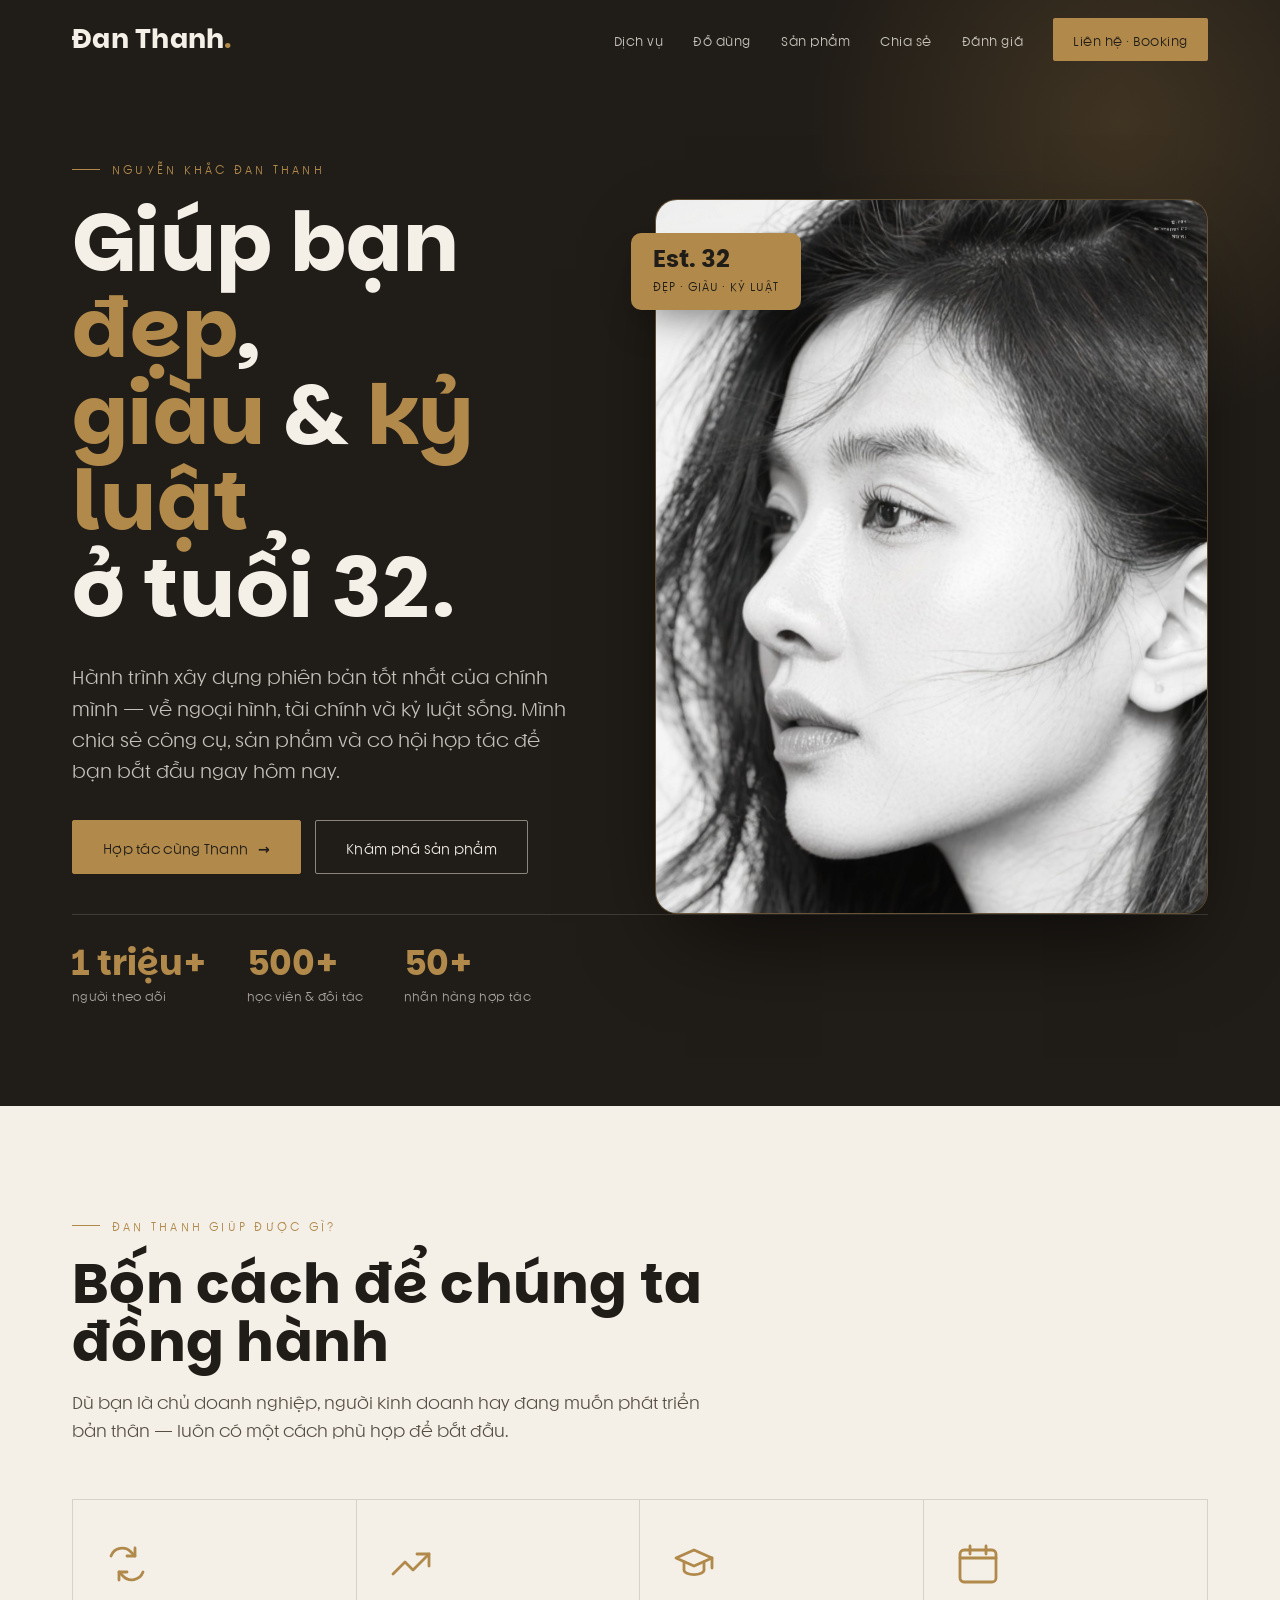
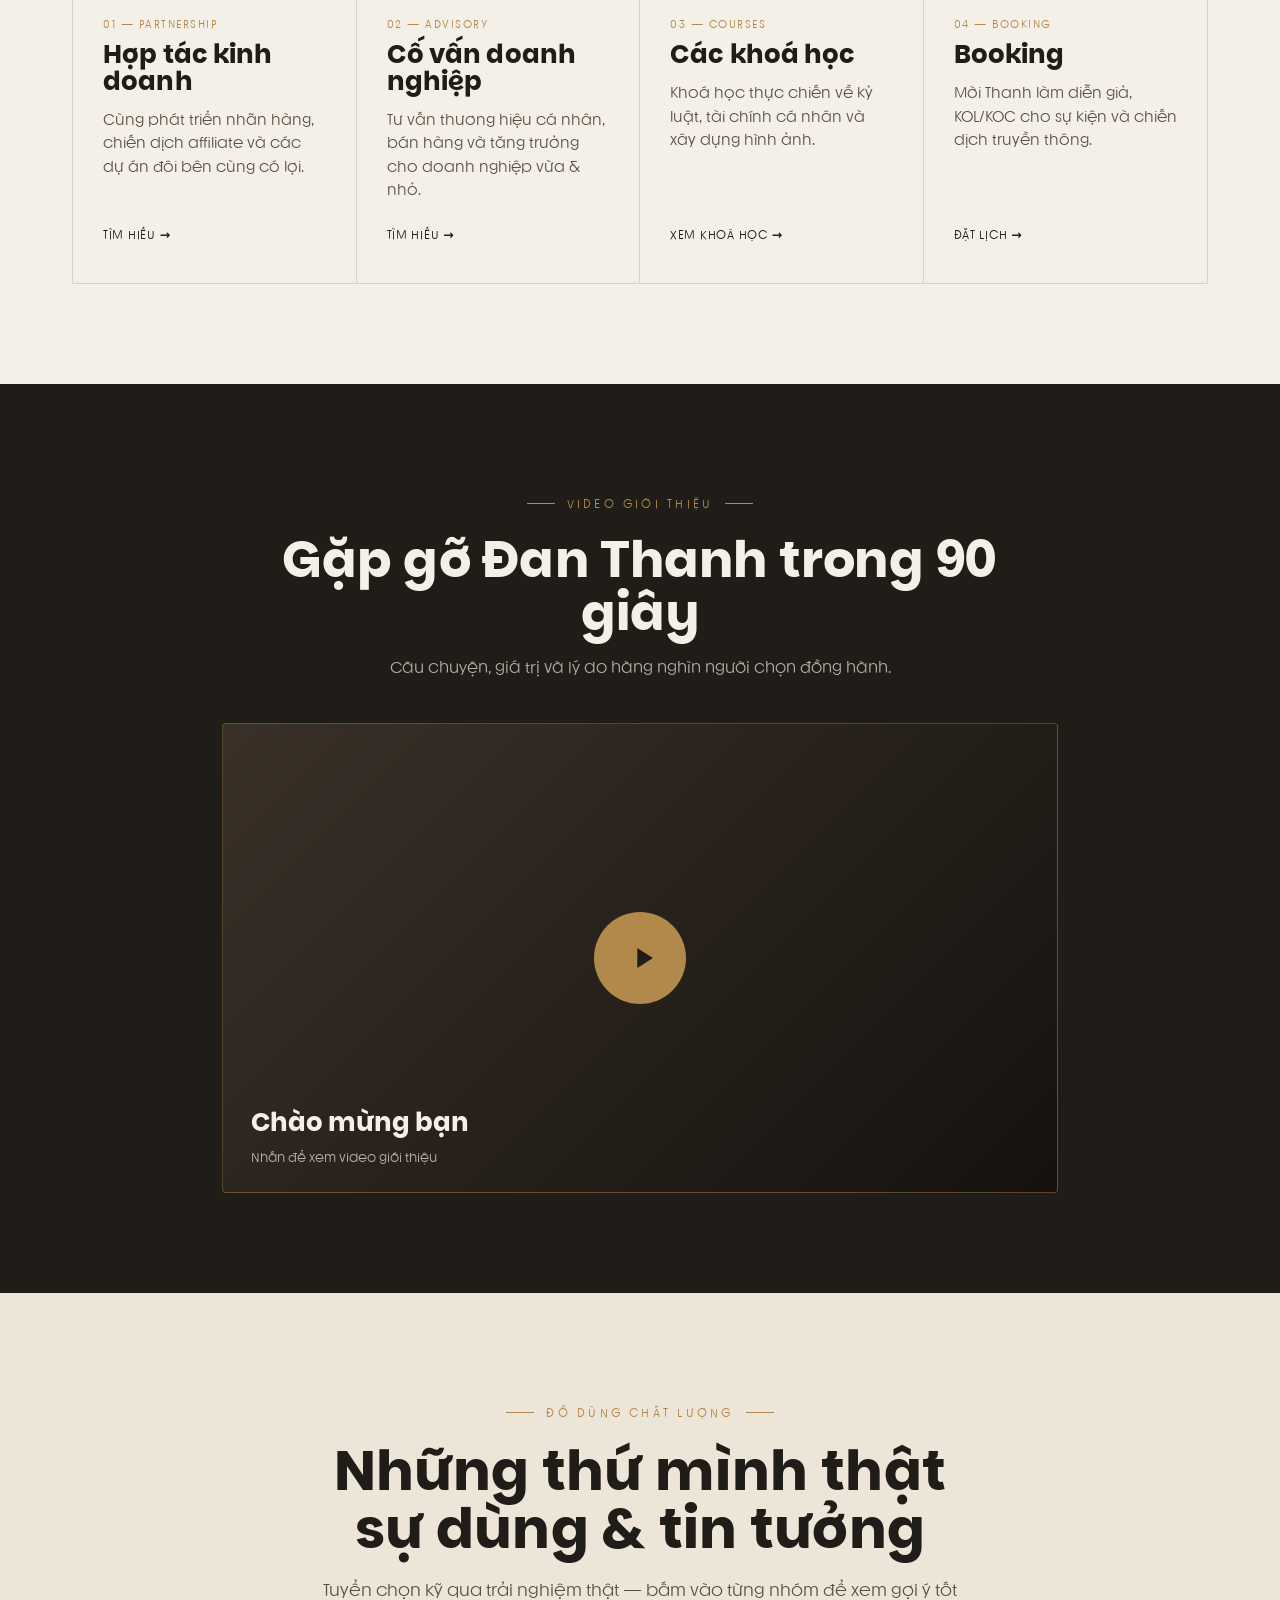
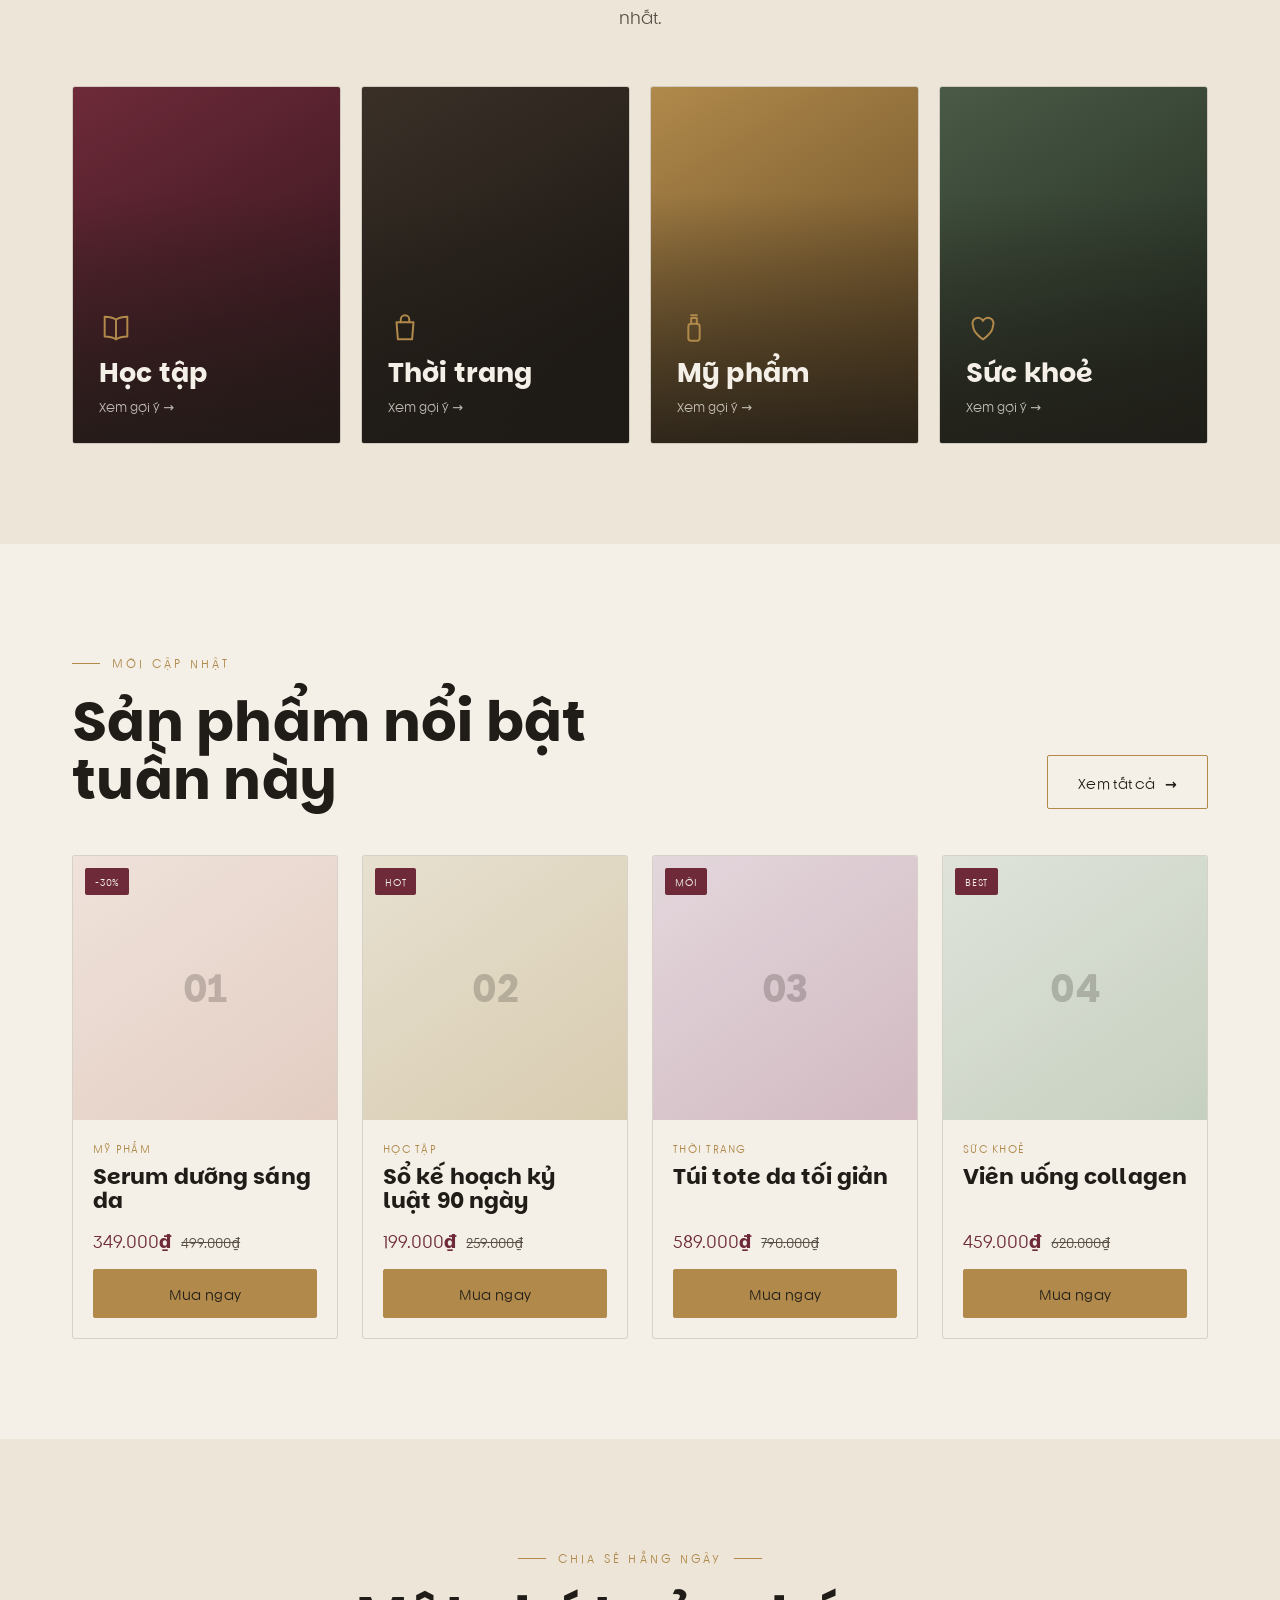
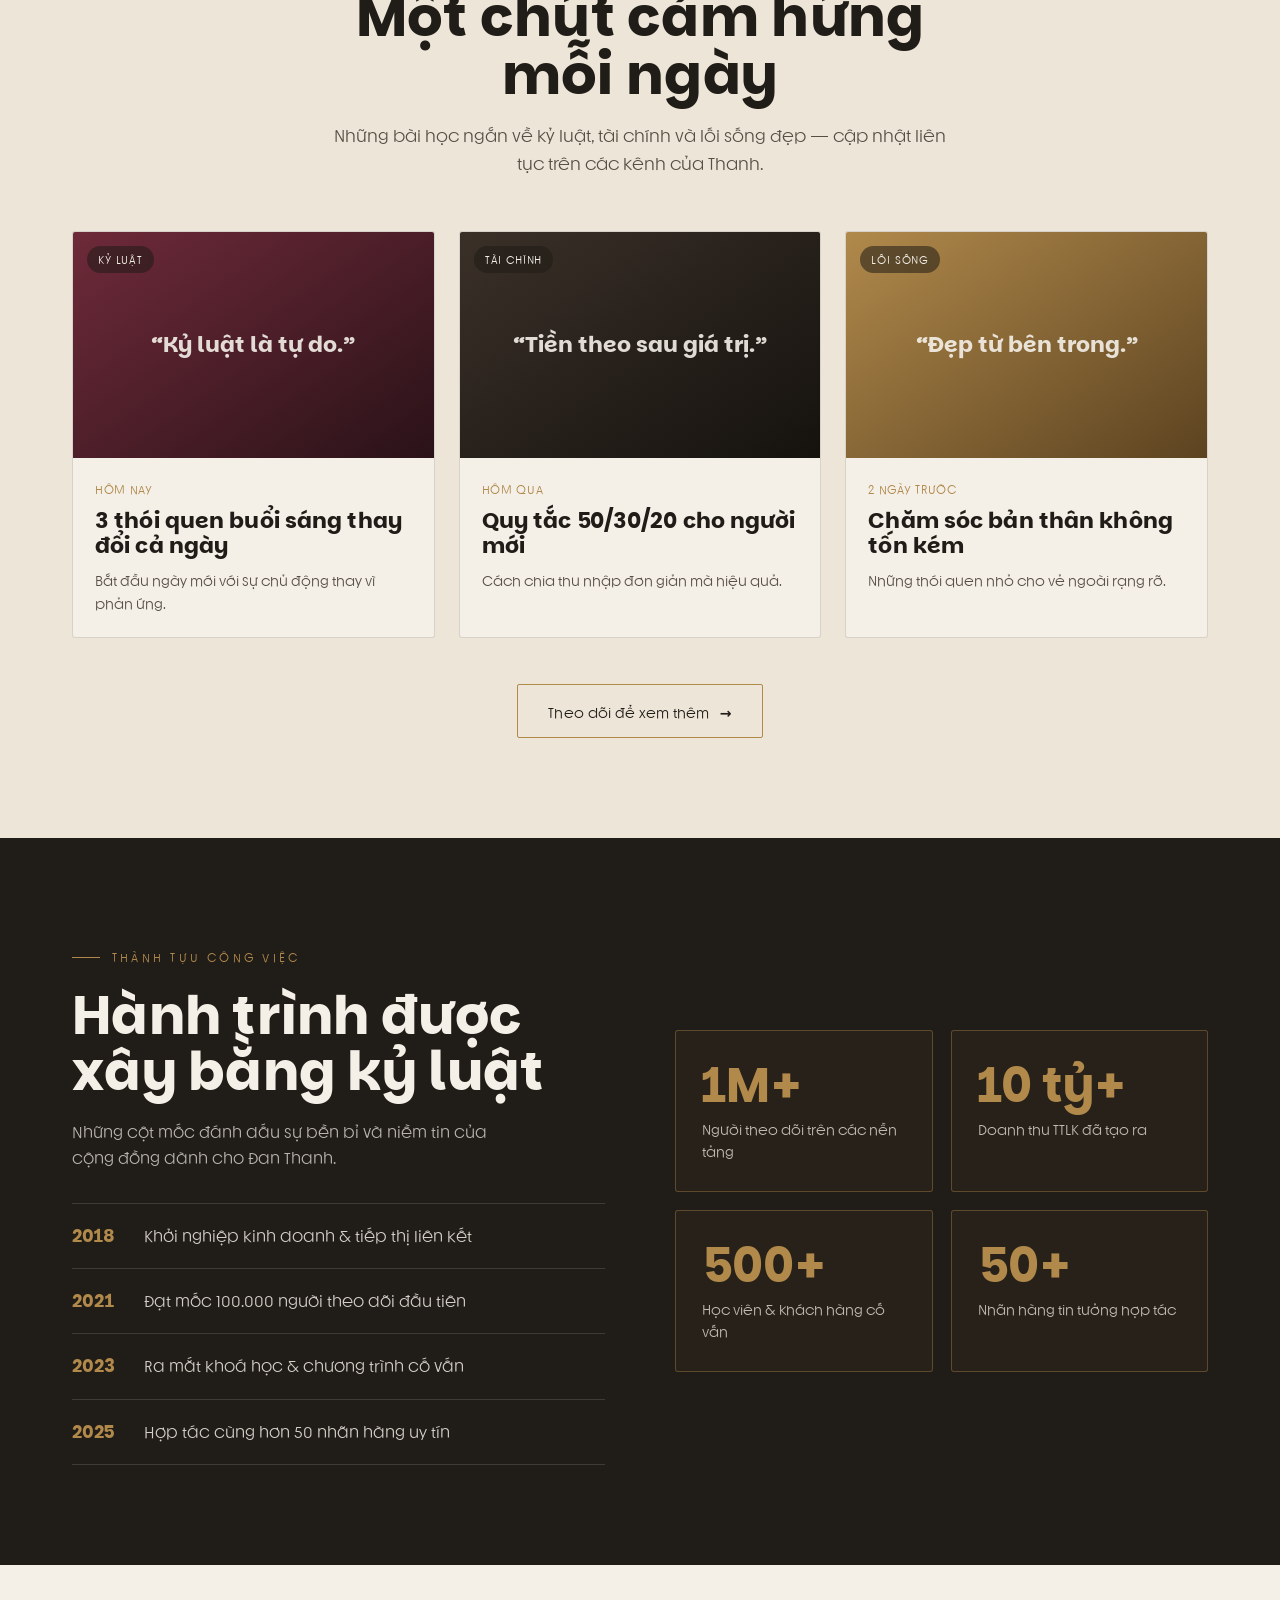
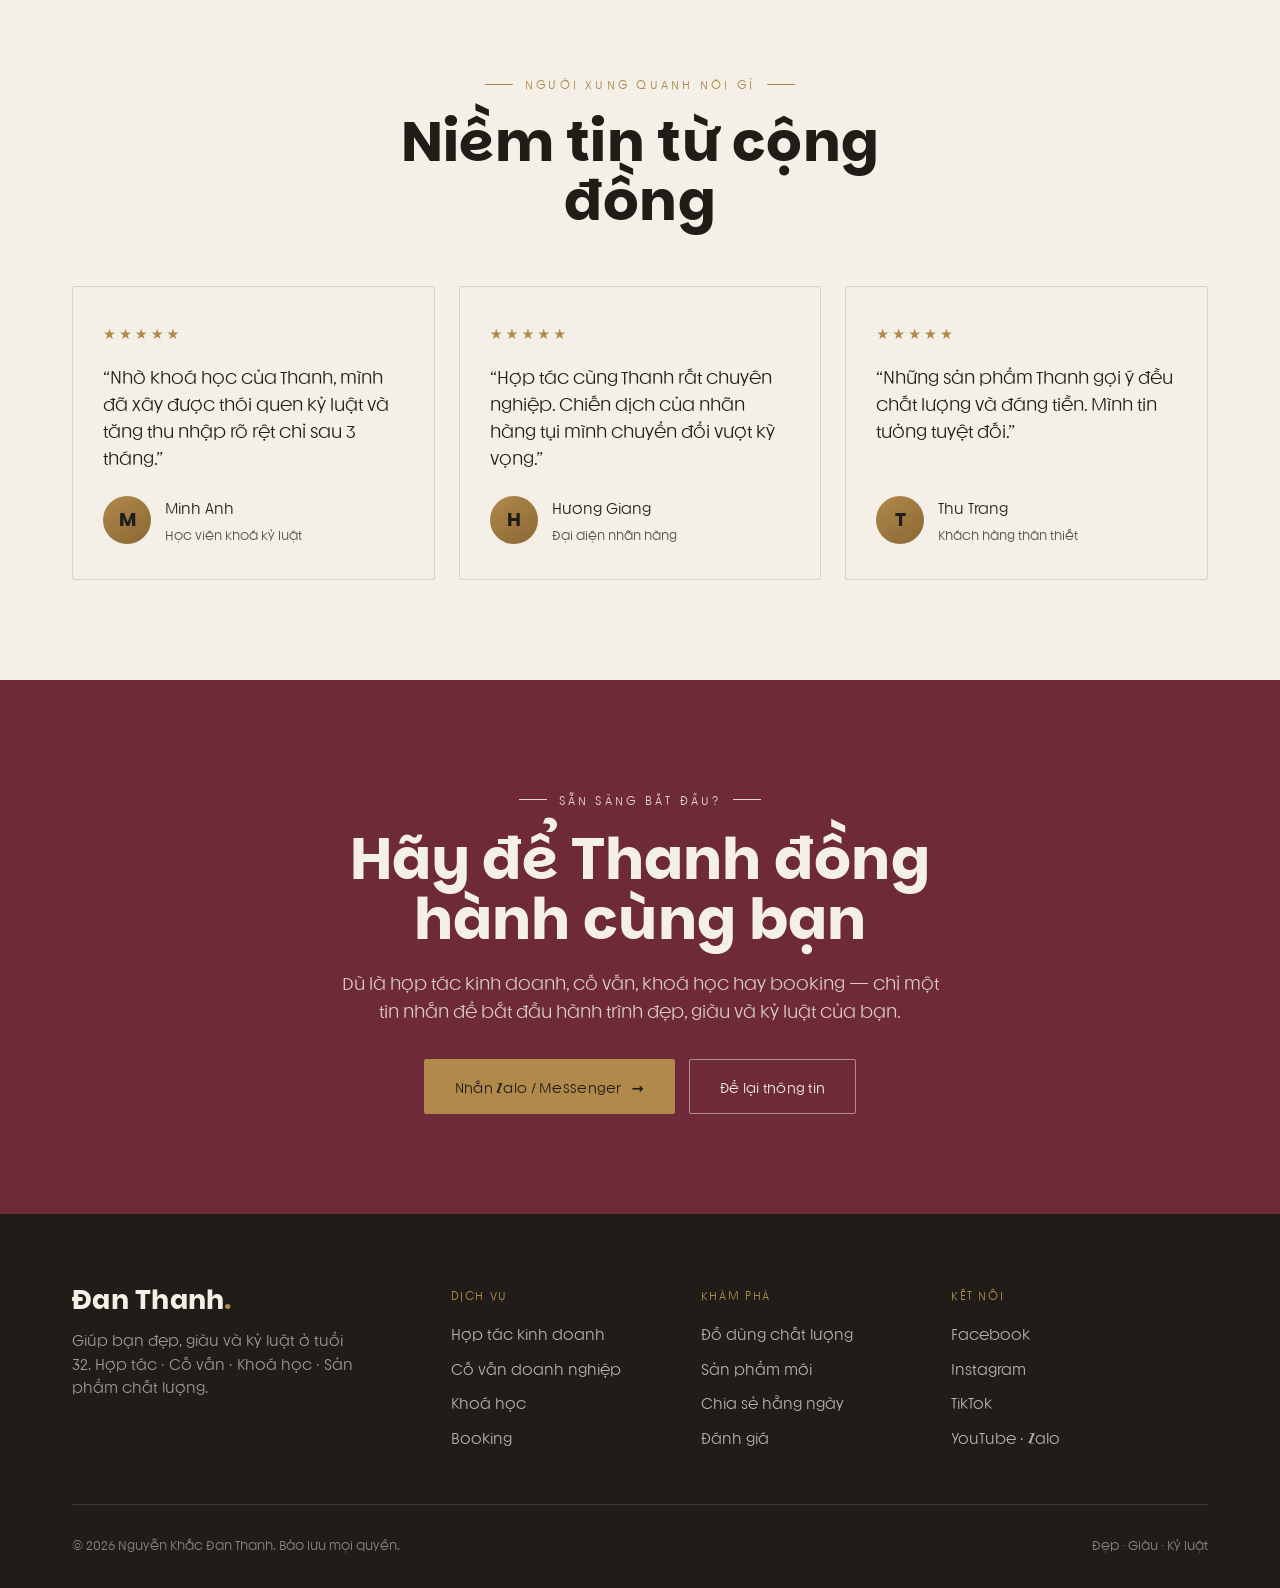
<file: index.html>
<!DOCTYPE html>
<html lang="vi">
<head>
<meta charset="UTF-8" />
<meta name="viewport" content="width=device-width, initial-scale=1.0" />
<title>Nguyễn Khắc Đan Thanh — Đẹp · Giàu · Kỷ luật</title>
<meta name="description" content="Nguyễn Khắc Đan Thanh — giúp bạn đẹp, giàu và kỷ luật ở tuổi 32. Hợp tác kinh doanh, cố vấn doanh nghiệp, khoá học, booking và những sản phẩm chất lượng được tuyển chọn." />
<link rel="icon" href="data:image/svg+xml,%3Csvg xmlns='http://www.w3.org/2000/svg' viewBox='0 0 100 100'%3E%3Crect width='100' height='100' fill='%23201C17'/%3E%3Ctext x='50' y='70' font-family='Georgia,serif' font-size='56' font-weight='700' text-anchor='middle' fill='%23B0894B'%3EĐ%3C/text%3E%3C/svg%3E" />
<meta property="og:title" content="Nguyễn Khắc Đan Thanh — Đẹp · Giàu · Kỷ luật" />
<meta property="og:description" content="Giúp bạn đẹp, giàu và kỷ luật ở tuổi 32." />
<meta property="og:type" content="website" />
<style>
@font-face{font-family:"Parkinsans";src:url("fonts/Parkinsans-Bold.ttf") format("truetype");font-weight:400 800;font-display:swap}
@font-face{font-family:"Youth";src:url("fonts/Youth-Regular.ttf") format("truetype");font-weight:400 600;font-display:swap}
:root{
  --porcelain:#f4f0e8;
  --porcelain-2:#ece5d8;
  --ink:#201c17;
  --ink-2:#574e44;
  --gold:#b0894b;
  --gold-deep:#8a6734;
  --wine:#6e2a39;
  --blush:#e7d6cd;
  --cream:#f4f0e8;
  --line:rgba(32,28,23,.14);
  --line-gold:rgba(176,137,75,.4);
  --max:1200px;
  --disp:"Parkinsans","Inter",system-ui,sans-serif;
  --body:"Youth","Inter",system-ui,sans-serif;
}
*{margin:0;padding:0;box-sizing:border-box}
html{scroll-behavior:smooth}
body{font-family:var(--body);background:var(--porcelain);color:var(--ink);line-height:1.6;-webkit-font-smoothing:antialiased;overflow-x:hidden}
.container{width:100%;max-width:var(--max);margin:0 auto;padding:0 32px}
a{color:inherit;text-decoration:none}
img{max-width:100%;display:block}
::selection{background:var(--gold);color:var(--ink)}
svg{display:block}

.eyebrow{font-family:var(--body);text-transform:uppercase;letter-spacing:.28em;font-size:.72rem;font-weight:600;color:var(--gold);display:inline-flex;align-items:center;gap:12px;margin-bottom:20px}
.eyebrow::before{content:"";width:28px;height:1px;background:var(--gold)}
.eyebrow.c{justify-content:center}
.eyebrow.c::after{content:"";width:28px;height:1px;background:var(--gold)}
h1,h2,h3{font-family:var(--disp);font-weight:600;line-height:1.04;letter-spacing:.005em}

/* buttons */
.btn{display:inline-flex;align-items:center;gap:10px;padding:15px 30px;font-family:var(--body);font-weight:600;font-size:.88rem;letter-spacing:.02em;transition:.25s;cursor:pointer;border:1.5px solid var(--gold);border-radius:2px}
.btn-gold{background:var(--gold);color:var(--ink);border-color:var(--gold)}
.btn-gold:hover{background:var(--gold-deep);border-color:var(--gold-deep);color:var(--cream);transform:translateY(-2px)}
.btn-line{background:transparent;color:var(--ink)}
.btn-line:hover{background:var(--ink);color:var(--cream);border-color:var(--ink)}
.btn-line.on-dark{color:var(--cream);border-color:rgba(244,240,232,.5)}
.btn-line.on-dark:hover{background:var(--gold);border-color:var(--gold);color:var(--ink)}
.btn .arw{transition:transform .25s}
.btn:hover .arw{transform:translateX(4px)}

/* header */
.site-header{position:fixed;top:0;left:0;right:0;z-index:70;transition:.35s;border-bottom:1px solid transparent}
.site-header.scrolled{background:rgba(244,240,232,.92);backdrop-filter:blur(12px);border-bottom-color:var(--line)}
.header-inner{display:flex;align-items:center;justify-content:space-between;height:78px}
.logo{font-family:var(--disp);font-size:1.7rem;font-weight:700;letter-spacing:.01em;line-height:1;color:var(--cream);transition:color .35s}
.logo b{color:var(--gold);font-weight:700}
.site-header.scrolled .logo{color:var(--ink)}
.nav{display:flex;gap:30px;align-items:center}
.nav a{font-size:.82rem;font-weight:500;letter-spacing:.04em;color:rgba(244,240,232,.8);position:relative;transition:.2s}
.nav a:hover{color:var(--cream)}
.site-header.scrolled .nav a{color:var(--ink-2)}
.site-header.scrolled .nav a:hover{color:var(--ink)}
.nav .nav-cta,.site-header.scrolled .nav .nav-cta{color:var(--ink);background:var(--gold);padding:11px 20px;border-radius:2px;font-weight:600}
.nav .nav-cta:hover{background:var(--gold-deep);color:var(--cream)}
.nav-toggle{display:none;flex-direction:column;gap:5px;background:none;border:none;cursor:pointer;z-index:80}
.nav-toggle span{width:26px;height:1.8px;background:var(--cream);transition:.3s}
.site-header.scrolled .nav-toggle span,.nav-toggle.open span{background:var(--ink)}

/* hero */
.hero{background:var(--ink);color:var(--cream);position:relative;overflow:hidden;padding:150px 0 100px}
.hero::before{content:"";position:absolute;width:680px;height:680px;border-radius:50%;background:radial-gradient(circle,rgba(176,137,75,.22),transparent 65%);top:-220px;right:-180px}
.hero .container{position:relative;z-index:2}
.hero-grid{display:grid;grid-template-columns:1fr 1.04fr;gap:52px;align-items:stretch}
.hero .eyebrow{color:var(--gold)}
.hero h1{font-size:clamp(2.9rem,6.5vw,5.3rem);font-weight:600}
.hero h1 .w{color:var(--gold)}
.hero .lead{font-size:1.18rem;color:rgba(244,240,232,.78);max-width:46ch;margin:28px 0 36px;font-family:var(--body);line-height:1.65}
.hero-actions{display:flex;gap:14px;flex-wrap:wrap;margin-bottom:40px}
.hero-stats{display:flex;gap:40px;margin-top:0;padding-top:30px;border-top:1px solid rgba(244,240,232,.15)}
.hero-stats b{font-family:var(--disp);font-size:2.2rem;font-weight:700;color:var(--gold);display:block;line-height:1}
.hero-stats span{font-size:.78rem;color:rgba(244,240,232,.65);letter-spacing:.03em}
.hero-portrait{position:relative}
.portrait-frame{height:100%;min-height:320px;border:1px solid var(--line-gold);border-radius:22px;overflow:hidden;position:relative;
  background:linear-gradient(160deg,#3a3028,#201c17);box-shadow:0 40px 90px -30px rgba(0,0,0,.7)}
.hero-photo{position:absolute;inset:0;width:100%;height:100%;object-fit:cover;object-position:50% 20%;z-index:2}
.portrait-frame .ph{position:absolute;inset:0;display:flex;flex-direction:column;align-items:center;justify-content:center;gap:14px;color:rgba(176,137,75,.9);z-index:1}
.portrait-frame .ph .mono{font-family:var(--disp);font-size:7rem;font-weight:700;line-height:.8}
.portrait-frame .ph small{font-size:.72rem;letter-spacing:.2em;text-transform:uppercase;color:rgba(244,240,232,.45)}
.portrait-tag{position:absolute;left:-24px;top:34px;z-index:5;background:var(--gold);color:var(--ink);padding:14px 22px;border-radius:10px;box-shadow:0 20px 40px -18px rgba(0,0,0,.6)}
.portrait-tag b{font-family:var(--disp);font-size:1.5rem;font-weight:700;display:block;line-height:1}
.portrait-tag span{font-size:.72rem;letter-spacing:.08em;text-transform:uppercase}

/* sections */
.section{padding:100px 0}
.sec-head{max-width:640px;margin-bottom:56px}
.sec-head.center{margin-inline:auto;text-align:center}
.sec-head h2{font-size:clamp(2.2rem,5vw,3.5rem);font-weight:600}
.sec-head .sub{color:var(--ink-2);font-size:1.08rem;margin-top:16px;line-height:1.6}

/* services */
.services{background:var(--porcelain)}
.svc-grid{display:grid;grid-template-columns:repeat(4,1fr);gap:0;border:1px solid var(--line)}
.svc{padding:40px 30px;border-right:1px solid var(--line);transition:.3s;position:relative;display:flex;flex-direction:column;min-height:300px}
.svc:last-child{border-right:none}
.svc .ico{width:48px;height:48px;color:var(--gold);margin-bottom:26px}
.svc .ico svg{width:100%;height:100%;fill:none;stroke:currentColor;stroke-width:1.4;stroke-linecap:round;stroke-linejoin:round}
.svc .n{font-family:var(--body);text-transform:uppercase;letter-spacing:.14em;font-size:.68rem;font-weight:600;color:var(--gold);margin-bottom:10px}
.svc h3{font-size:1.6rem;font-weight:600;margin-bottom:12px;line-height:1.05}
.svc p{font-size:.92rem;color:var(--ink-2);margin-bottom:auto}
.svc .go{margin-top:22px;font-size:.78rem;font-weight:600;letter-spacing:.06em;text-transform:uppercase;color:var(--ink);display:inline-flex;align-items:center;gap:8px;transition:.2s}
.svc:hover{background:var(--ink);color:var(--cream)}
.svc:hover .go,.svc:hover h3{color:var(--cream)}
.svc:hover p{color:rgba(244,240,232,.7)}
.svc:hover .go{gap:12px;color:var(--gold)}

/* video */
.video{background:var(--ink);color:var(--cream)}
.video .eyebrow{color:var(--gold)}
.video-wrap{max-width:900px;margin:0 auto;text-align:center}
.video-head h2{font-size:clamp(2rem,4.5vw,3.2rem);color:var(--cream);margin-bottom:14px}
.video-head p{color:rgba(244,240,232,.7);margin-bottom:44px}
.player{position:relative;aspect-ratio:16/9;border-radius:4px;overflow:hidden;border:1px solid var(--line-gold);
  background:linear-gradient(135deg,#3a3028,#15120e);cursor:pointer;transition:.3s}
.player:hover{border-color:var(--gold)}
.player .play{position:absolute;inset:0;margin:auto;width:92px;height:92px;border-radius:50%;background:var(--gold);display:flex;align-items:center;justify-content:center;transition:.3s;box-shadow:0 0 0 0 rgba(176,137,75,.5)}
.player:hover .play{transform:scale(1.08);box-shadow:0 0 0 18px rgba(176,137,75,.12)}
.player .play svg{width:34px;height:34px;fill:var(--ink);margin-left:5px}
.player .cap{position:absolute;left:28px;bottom:24px;text-align:left}
.player .cap b{font-family:var(--disp);font-size:1.6rem;font-weight:600;display:block;color:var(--cream)}
.player .cap span{font-size:.8rem;color:rgba(244,240,232,.7)}

/* categories */
.cats{background:var(--porcelain-2)}
.cats-grid{display:grid;grid-template-columns:repeat(4,1fr);gap:20px}
.cat{position:relative;aspect-ratio:3/4;border-radius:3px;overflow:hidden;border:1px solid var(--line);display:flex;align-items:flex-end;padding:26px;transition:.3s;color:var(--cream)}
.cat::before{content:"";position:absolute;inset:0;background:linear-gradient(180deg,transparent 30%,rgba(32,28,23,.82));z-index:1}
.cat .bg{position:absolute;inset:0;transition:.5s}
.cat:nth-child(1) .bg{background:linear-gradient(150deg,#6e2a39,#2a1218)}
.cat:nth-child(2) .bg{background:linear-gradient(150deg,#3a3028,#15120e)}
.cat:nth-child(3) .bg{background:linear-gradient(150deg,#b0894b,#5c4320)}
.cat:nth-child(4) .bg{background:linear-gradient(150deg,#4a5a46,#1b241a)}
.cat:hover .bg{transform:scale(1.07)}
.cat .inner{position:relative;z-index:2}
.cat .ico{width:34px;height:34px;color:var(--gold);margin-bottom:14px}
.cat .ico svg{width:100%;height:100%;fill:none;stroke:currentColor;stroke-width:1.4;stroke-linecap:round;stroke-linejoin:round}
.cat h3{font-size:1.7rem;font-weight:600;line-height:1}
.cat span{font-size:.82rem;color:rgba(244,240,232,.75);display:inline-flex;align-items:center;gap:7px;margin-top:8px}

/* products */
.products{background:var(--porcelain)}
.prod-top{display:flex;justify-content:space-between;align-items:flex-end;gap:24px;margin-bottom:46px;flex-wrap:wrap}
.prod-grid{display:grid;grid-template-columns:repeat(4,1fr);gap:24px}
.prod{border:1px solid var(--line);border-radius:3px;overflow:hidden;background:var(--porcelain);transition:.3s;display:flex;flex-direction:column}
.prod:hover{transform:translateY(-5px);box-shadow:0 24px 50px -24px rgba(32,28,23,.3);border-color:var(--line-gold)}
.prod .img{aspect-ratio:1;position:relative;display:flex;align-items:center;justify-content:center}
.prod:nth-child(4n+1) .img{background:linear-gradient(145deg,#efe2da,#e3cdc2)}
.prod:nth-child(4n+2) .img{background:linear-gradient(145deg,#e7e0d0,#d8ccb0)}
.prod:nth-child(4n+3) .img{background:linear-gradient(145deg,#e3d7dc,#d2b9c2)}
.prod:nth-child(4n) .img{background:linear-gradient(145deg,#dfe3da,#c6d0c0)}
.prod .img .mono{font-family:var(--disp);font-size:2.4rem;font-weight:700;color:rgba(32,28,23,.22)}
.prod .tag{position:absolute;top:12px;left:12px;background:var(--wine);color:var(--cream);font-size:.64rem;font-weight:600;letter-spacing:.08em;text-transform:uppercase;padding:5px 10px;border-radius:2px}
.prod .body{padding:20px;display:flex;flex-direction:column;flex:1}
.prod .cat-lbl{font-size:.66rem;text-transform:uppercase;letter-spacing:.12em;color:var(--gold);font-weight:600;margin-bottom:8px}
.prod h3{font-family:var(--disp);font-size:1.35rem;font-weight:600;line-height:1.1;margin-bottom:12px}
.prod .price{display:flex;align-items:baseline;gap:10px;margin-bottom:16px;margin-top:auto}
.prod .price b{font-family:var(--body);font-size:1.12rem;font-weight:700;color:var(--wine)}
.prod .price s{font-size:.85rem;color:var(--ink-2)}
.prod .buy{width:100%;justify-content:center;padding:12px}

/* daily shares */
.daily{background:var(--porcelain-2)}
.daily-grid{display:grid;grid-template-columns:repeat(3,1fr);gap:24px}
.post{background:var(--porcelain);border:1px solid var(--line);border-radius:3px;overflow:hidden;transition:.3s;display:flex;flex-direction:column}
.post:hover{transform:translateY(-4px);box-shadow:0 20px 44px -24px rgba(32,28,23,.28)}
.post .cover{aspect-ratio:16/10;position:relative;display:flex;align-items:center;justify-content:center;color:rgba(244,240,232,.9)}
.post:nth-child(1) .cover{background:linear-gradient(145deg,#6e2a39,#2a1218)}
.post:nth-child(2) .cover{background:linear-gradient(145deg,#3a3028,#15120e)}
.post:nth-child(3) .cover{background:linear-gradient(145deg,#b0894b,#5c4320)}
.post .cover .pill{position:absolute;top:14px;left:14px;background:rgba(32,28,23,.55);backdrop-filter:blur(4px);color:var(--cream);font-size:.66rem;letter-spacing:.08em;text-transform:uppercase;padding:5px 11px;border-radius:999px}
.post .cover .q{font-family:var(--disp);font-size:1.4rem;padding:0 28px;text-align:center;line-height:1.15}
.post .body{padding:22px}
.post .date{font-size:.72rem;letter-spacing:.06em;text-transform:uppercase;color:var(--gold);font-weight:600;margin-bottom:10px}
.post h3{font-family:var(--disp);font-size:1.4rem;font-weight:600;line-height:1.12;margin-bottom:10px}
.post p{font-size:.9rem;color:var(--ink-2)}
.daily-cta{text-align:center;margin-top:46px}

/* achievements */
.achieve{background:var(--ink);color:var(--cream)}
.achieve .eyebrow{color:var(--gold)}
.achieve-grid{display:grid;grid-template-columns:1fr 1fr;gap:70px;align-items:center}
.achieve-head h2{font-size:clamp(2.2rem,4.5vw,3.4rem);color:var(--cream)}
.achieve-head p{color:rgba(244,240,232,.72);margin-top:18px;max-width:42ch}
.milestones{list-style:none;margin-top:34px;display:flex;flex-direction:column;gap:0}
.milestones li{display:flex;gap:18px;padding:18px 0;border-top:1px solid rgba(244,240,232,.14);align-items:baseline}
.milestones li:last-child{border-bottom:1px solid rgba(244,240,232,.14)}
.milestones .yr{font-family:var(--disp);font-size:1.1rem;color:var(--gold);font-weight:700;min-width:54px}
.milestones .txt{font-size:.98rem;color:rgba(244,240,232,.85)}
.stat-cards{display:grid;grid-template-columns:1fr 1fr;gap:18px}
.stat{border:1px solid var(--line-gold);border-radius:3px;padding:30px 26px;background:rgba(176,137,75,.05)}
.stat b{font-family:var(--disp);font-size:3rem;font-weight:700;color:var(--gold);display:block;line-height:1}
.stat span{font-size:.86rem;color:rgba(244,240,232,.75);margin-top:8px;display:block}

/* testimonials */
.testi{background:var(--porcelain)}
.testi-grid{display:grid;grid-template-columns:repeat(3,1fr);gap:24px}
.tcard{border:1px solid var(--line);border-radius:3px;padding:34px 30px;background:var(--porcelain);display:flex;flex-direction:column;transition:.3s}
.tcard:hover{border-color:var(--line-gold);box-shadow:0 20px 44px -26px rgba(32,28,23,.26)}
.tcard .stars{color:var(--gold);letter-spacing:3px;margin-bottom:18px;font-size:.9rem}
.tcard .quote{font-family:var(--body);font-size:1.12rem;font-weight:400;line-height:1.5;color:var(--ink);margin-bottom:26px;flex:1}
.tcard .who{display:flex;align-items:center;gap:14px}
.tcard .av{width:48px;height:48px;border-radius:50%;background:linear-gradient(145deg,var(--gold),var(--gold-deep));display:flex;align-items:center;justify-content:center;font-family:var(--disp);font-weight:700;color:var(--ink);font-size:1.2rem}
.tcard .who b{font-size:.95rem;font-weight:600;display:block}
.tcard .who span{font-size:.8rem;color:var(--ink-2)}

/* final cta */
.cta{background:var(--wine);color:var(--cream);text-align:center}
.cta-inner{max-width:680px;margin:0 auto}
.cta .eyebrow{color:var(--blush);justify-content:center}
.cta .eyebrow::before,.cta .eyebrow::after{background:var(--blush)}
.cta h2{font-size:clamp(2.2rem,5vw,3.6rem);color:var(--cream)}
.cta p{color:rgba(244,240,232,.82);font-size:1.1rem;margin:18px 0 36px}
.cta .btn-gold{background:var(--gold);border-color:var(--gold)}
.cta .btn-gold:hover{background:var(--cream);border-color:var(--cream);color:var(--ink)}
.cta-actions{display:flex;gap:14px;justify-content:center;flex-wrap:wrap}
.cta .btn-line{color:var(--cream);border-color:rgba(244,240,232,.5)}
.cta .btn-line:hover{background:var(--cream);color:var(--wine);border-color:var(--cream)}

/* footer */
.site-footer{background:var(--ink);color:var(--cream);padding:72px 0 34px}
.foot-top{display:grid;grid-template-columns:1.6fr 1fr 1fr 1.2fr;gap:36px;padding-bottom:44px;border-bottom:1px solid rgba(244,240,232,.12)}
.foot-brand .logo{color:var(--cream)}
.foot-brand p{color:rgba(244,240,232,.6);margin-top:14px;max-width:32ch;font-size:.92rem}
.foot-col h4{font-size:.72rem;text-transform:uppercase;letter-spacing:.14em;color:var(--gold);margin-bottom:18px;font-weight:600}
.foot-col a{display:block;color:rgba(244,240,232,.72);margin-bottom:11px;font-size:.92rem;transition:.2s}
.foot-col a:hover{color:var(--gold)}
.foot-bottom{display:flex;justify-content:space-between;align-items:center;padding-top:28px;flex-wrap:wrap;gap:14px}
.foot-bottom p{color:rgba(244,240,232,.5);font-size:.82rem}

/* reveal */
.js .reveal{opacity:0;transform:translateY(26px);transition:opacity .7s ease,transform .7s ease}
.js .reveal.in{opacity:1;transform:none}
@media(prefers-reduced-motion:reduce){.js .reveal{opacity:1;transform:none}}

/* responsive */
@media(max-width:980px){
  .hero-grid,.achieve-grid{grid-template-columns:1fr;gap:48px}
  .hero-portrait{max-width:360px;order:-1}
  .portrait-frame{height:auto}
  .svc-grid{grid-template-columns:1fr 1fr}
  .svc:nth-child(2){border-right:none}
  .svc:nth-child(1),.svc:nth-child(2){border-bottom:1px solid var(--line)}
  .cats-grid,.prod-grid{grid-template-columns:1fr 1fr}
  .daily-grid,.testi-grid{grid-template-columns:1fr}
  .foot-top{grid-template-columns:1fr 1fr}
}
@media(max-width:600px){
  .container{padding:0 22px}
  .nav{position:fixed;inset:0;flex-direction:column;justify-content:center;gap:26px;background:var(--porcelain);transform:translateX(100%);transition:.35s}
  .nav.open{transform:none}
  .nav a{font-size:1.05rem;color:var(--ink)}
  .site-header .nav a:hover{color:var(--gold)}
  .nav-toggle{display:flex}
  .nav-toggle.open span:nth-child(1){transform:translateY(7px) rotate(45deg)}
  .nav-toggle.open span:nth-child(2){opacity:0}
  .nav-toggle.open span:nth-child(3){transform:translateY(-7px) rotate(-45deg)}
  .svc-grid,.cats-grid,.prod-grid{grid-template-columns:1fr}
  .svc{border-right:none;border-bottom:1px solid var(--line);min-height:auto}
  .stat-cards{grid-template-columns:1fr}
  .hero-stats{gap:24px;flex-wrap:wrap}
  .foot-top{grid-template-columns:1fr}
}
</style>
</head>
<body>

<header class="site-header" id="hdr">
  <div class="container header-inner">
    <a href="#top" class="logo">Đan Thanh<b>.</b></a>
    <nav class="nav" id="nav">
      <a href="#services">Dịch vụ</a>
      <a href="#categories">Đồ dùng</a>
      <a href="#products">Sản phẩm</a>
      <a href="#daily">Chia sẻ</a>
      <a href="#testi">Đánh giá</a>
      <a href="#cta" class="nav-cta">Liên hệ · Booking</a>
    </nav>
    <button class="nav-toggle" id="navToggle" aria-label="Menu"><span></span><span></span><span></span></button>
  </div>
</header>

<!-- 1. HERO -->
<section class="hero" id="top">
  <div class="container">
    <div class="eyebrow reveal">Nguyễn Khắc Đan Thanh</div>
    <div class="hero-grid">
    <div class="hero-text reveal">
      <h1>Giúp bạn <span class="w">đẹp</span>,<br><span class="w">giàu</span> &amp; <span class="w">kỷ luật</span><br>ở tuổi 32.</h1>
      <p class="lead">Hành trình xây dựng phiên bản tốt nhất của chính mình — về ngoại hình, tài chính và kỷ luật sống. Mình chia sẻ công cụ, sản phẩm và cơ hội hợp tác để bạn bắt đầu ngay hôm nay.</p>
      <div class="hero-actions">
        <a href="hop-tac.html" class="btn btn-gold">Hợp tác cùng Thanh <span class="arw">→</span></a>
        <a href="#products" class="btn btn-line on-dark">Khám phá sản phẩm</a>
      </div>
    </div>
    <div class="hero-portrait reveal">
      <div class="portrait-frame">
        <img class="hero-photo" src="images/hero.jpg" alt="Nguyễn Khắc Đan Thanh" onerror="this.remove()" />
        <div class="ph"><span class="mono">ĐT</span><small>Ảnh chân dung</small></div>
      </div>
      <div class="portrait-tag"><b>Est. 32</b><span>Đẹp · Giàu · Kỷ luật</span></div>
    </div>
    </div>
    <div class="hero-stats reveal">
      <div><b>1 triệu+</b><span>người theo dõi</span></div>
      <div><b>500+</b><span>học viên &amp; đối tác</span></div>
      <div><b>50+</b><span>nhãn hàng hợp tác</span></div>
    </div>
  </div>
</section>

<!-- 2. SERVICES -->
<section class="section services" id="services">
  <div class="container">
    <div class="sec-head reveal">
      <div class="eyebrow">Đan Thanh giúp được gì?</div>
      <h2>Bốn cách để chúng ta đồng hành</h2>
      <p class="sub">Dù bạn là chủ doanh nghiệp, người kinh doanh hay đang muốn phát triển bản thân — luôn có một cách phù hợp để bắt đầu.</p>
    </div>
    <div class="svc-grid reveal">
      <a href="hop-tac.html" class="svc">
        <div class="ico"><svg viewBox="0 0 24 24"><path d="M4 8a6 6 0 0 1 10-2l2 2"/><polyline points="16 4 16 8 12 8"/><path d="M20 16a6 6 0 0 1-10 2l-2-2"/><polyline points="8 20 8 16 12 16"/></svg></div>
        <div class="n">01 — Partnership</div>
        <h3>Hợp tác kinh doanh</h3>
        <p>Cùng phát triển nhãn hàng, chiến dịch affiliate và các dự án đôi bên cùng có lợi.</p>
        <span class="go">Tìm hiểu →</span>
      </a>
      <a href="co-van.html" class="svc">
        <div class="ico"><svg viewBox="0 0 24 24"><polyline points="3 17 9 11 13 15 21 7"/><polyline points="15 7 21 7 21 13"/></svg></div>
        <div class="n">02 — Advisory</div>
        <h3>Cố vấn doanh nghiệp</h3>
        <p>Tư vấn thương hiệu cá nhân, bán hàng và tăng trưởng cho doanh nghiệp vừa &amp; nhỏ.</p>
        <span class="go">Tìm hiểu →</span>
      </a>
      <a href="khoa-hoc.html" class="svc">
        <div class="ico"><svg viewBox="0 0 24 24"><path d="M3 9l9-4 9 4-9 4-9-4z"/><path d="M7 11v4c0 1.3 2.2 2.3 5 2.3s5-1 5-2.3v-4"/><path d="M21 9v5"/></svg></div>
        <div class="n">03 — Courses</div>
        <h3>Các khoá học</h3>
        <p>Khoá học thực chiến về kỷ luật, tài chính cá nhân và xây dựng hình ảnh.</p>
        <span class="go">Xem khoá học →</span>
      </a>
      <a href="booking.html" class="svc">
        <div class="ico"><svg viewBox="0 0 24 24"><rect x="3" y="5" width="18" height="16" rx="2"/><path d="M3 9h18M8 3v4M16 3v4"/></svg></div>
        <div class="n">04 — Booking</div>
        <h3>Booking</h3>
        <p>Mời Thanh làm diễn giả, KOL/KOC cho sự kiện và chiến dịch truyền thông.</p>
        <span class="go">Đặt lịch →</span>
      </a>
    </div>
  </div>
</section>

<!-- 3. VIDEO -->
<section class="section video">
  <div class="container video-wrap">
    <div class="video-head reveal">
      <div class="eyebrow c">Video giới thiệu</div>
      <h2>Gặp gỡ Đan Thanh trong 90 giây</h2>
      <p>Câu chuyện, giá trị và lý do hàng nghìn người chọn đồng hành.</p>
    </div>
    <div class="player reveal" id="player">
      <div class="play"><svg viewBox="0 0 24 24"><path d="M8 5v14l11-7z"/></svg></div>
      <div class="cap"><b>Chào mừng bạn</b><span>Nhấn để xem video giới thiệu</span></div>
    </div>
  </div>
</section>

<!-- 4. CATEGORIES -->
<section class="section cats" id="categories">
  <div class="container">
    <div class="sec-head center reveal">
      <div class="eyebrow c">Đồ dùng chất lượng</div>
      <h2>Những thứ mình thật sự dùng &amp; tin tưởng</h2>
      <p class="sub">Tuyển chọn kỹ qua trải nghiệm thật — bấm vào từng nhóm để xem gợi ý tốt nhất.</p>
    </div>
    <div class="cats-grid reveal">
      <a href="detail.html?item=hoc-tap" class="cat">
        <div class="bg"></div>
        <div class="inner">
          <div class="ico"><svg viewBox="0 0 24 24"><path d="M12 6c-2-1.4-5-2-8-2v14c3 0 6 .6 8 2 2-1.4 5-2 8-2V4c-3 0-6 .6-8 2z"/><path d="M12 6v14"/></svg></div>
          <h3>Học tập</h3><span>Xem gợi ý →</span>
        </div>
      </a>
      <a href="detail.html?item=thoi-trang" class="cat">
        <div class="bg"></div>
        <div class="inner">
          <div class="ico"><svg viewBox="0 0 24 24"><path d="M6 8h12l-1 12H7L6 8z"/><path d="M9 8V6a3 3 0 0 1 6 0v2"/></svg></div>
          <h3>Thời trang</h3><span>Xem gợi ý →</span>
        </div>
      </a>
      <a href="detail.html?item=my-pham" class="cat">
        <div class="bg"></div>
        <div class="inner">
          <div class="ico"><svg viewBox="0 0 24 24"><rect x="8" y="9" width="8" height="12" rx="2"/><path d="M10 9V5h4v4M10 3h4"/></svg></div>
          <h3>Mỹ phẩm</h3><span>Xem gợi ý →</span>
        </div>
      </a>
      <a href="detail.html?item=suc-khoe" class="cat">
        <div class="bg"></div>
        <div class="inner">
          <div class="ico"><svg viewBox="0 0 24 24"><path d="M12 20s-7-4.5-7-9.5A3.5 3.5 0 0 1 12 7a3.5 3.5 0 0 1 7 3.5C19 15.5 12 20 12 20z"/></svg></div>
          <h3>Sức khoẻ</h3><span>Xem gợi ý →</span>
        </div>
      </a>
    </div>
  </div>
</section>

<!-- 5. PRODUCTS -->
<section class="section products" id="products">
  <div class="container">
    <div class="prod-top reveal">
      <div class="sec-head" style="margin:0">
        <div class="eyebrow">Mới cập nhật</div>
        <h2>Sản phẩm nổi bật tuần này</h2>
      </div>
      <a href="detail.html?item=san-pham" class="btn btn-line">Xem tất cả <span class="arw">→</span></a>
    </div>
    <div class="prod-grid reveal">
      <article class="prod">
        <div class="img"><span class="tag">-30%</span><span class="mono">01</span></div>
        <div class="body">
          <div class="cat-lbl">Mỹ phẩm</div>
          <h3>Serum dưỡng sáng da</h3>
          <div class="price"><b>349.000₫</b><s>499.000₫</s></div>
          <a href="detail.html?item=sp-serum" class="btn btn-gold buy">Mua ngay</a>
        </div>
      </article>
      <article class="prod">
        <div class="img"><span class="tag">Hot</span><span class="mono">02</span></div>
        <div class="body">
          <div class="cat-lbl">Học tập</div>
          <h3>Sổ kế hoạch kỷ luật 90 ngày</h3>
          <div class="price"><b>199.000₫</b><s>259.000₫</s></div>
          <a href="detail.html?item=sp-sokettoan" class="btn btn-gold buy">Mua ngay</a>
        </div>
      </article>
      <article class="prod">
        <div class="img"><span class="tag">Mới</span><span class="mono">03</span></div>
        <div class="body">
          <div class="cat-lbl">Thời trang</div>
          <h3>Túi tote da tối giản</h3>
          <div class="price"><b>589.000₫</b><s>790.000₫</s></div>
          <a href="detail.html?item=sp-tui" class="btn btn-gold buy">Mua ngay</a>
        </div>
      </article>
      <article class="prod">
        <div class="img"><span class="tag">Best</span><span class="mono">04</span></div>
        <div class="body">
          <div class="cat-lbl">Sức khoẻ</div>
          <h3>Viên uống collagen</h3>
          <div class="price"><b>459.000₫</b><s>620.000₫</s></div>
          <a href="detail.html?item=sp-collagen" class="btn btn-gold buy">Mua ngay</a>
        </div>
      </article>
    </div>
  </div>
</section>

<!-- 6. DAILY SHARES -->
<section class="section daily" id="daily">
  <div class="container">
    <div class="sec-head center reveal">
      <div class="eyebrow c">Chia sẻ hằng ngày</div>
      <h2>Một chút cảm hứng mỗi ngày</h2>
      <p class="sub">Những bài học ngắn về kỷ luật, tài chính và lối sống đẹp — cập nhật liên tục trên các kênh của Thanh.</p>
    </div>
    <div class="daily-grid reveal">
      <article class="post">
        <div class="cover"><span class="pill">Kỷ luật</span><span class="q">“Kỷ luật là tự do.”</span></div>
        <div class="body">
          <div class="date">Hôm nay</div>
          <h3>3 thói quen buổi sáng thay đổi cả ngày</h3>
          <p>Bắt đầu ngày mới với sự chủ động thay vì phản ứng.</p>
        </div>
      </article>
      <article class="post">
        <div class="cover"><span class="pill">Tài chính</span><span class="q">“Tiền theo sau giá trị.”</span></div>
        <div class="body">
          <div class="date">Hôm qua</div>
          <h3>Quy tắc 50/30/20 cho người mới</h3>
          <p>Cách chia thu nhập đơn giản mà hiệu quả.</p>
        </div>
      </article>
      <article class="post">
        <div class="cover"><span class="pill">Lối sống</span><span class="q">“Đẹp từ bên trong.”</span></div>
        <div class="body">
          <div class="date">2 ngày trước</div>
          <h3>Chăm sóc bản thân không tốn kém</h3>
          <p>Những thói quen nhỏ cho vẻ ngoài rạng rỡ.</p>
        </div>
      </article>
    </div>
    <div class="daily-cta">
      <a href="detail.html?item=chia-se" class="btn btn-line">Theo dõi để xem thêm <span class="arw">→</span></a>
    </div>
  </div>
</section>

<!-- 7. ACHIEVEMENTS -->
<section class="section achieve">
  <div class="container achieve-grid">
    <div class="achieve-head reveal">
      <div class="eyebrow">Thành tựu công việc</div>
      <h2>Hành trình được xây bằng kỷ luật</h2>
      <p>Những cột mốc đánh dấu sự bền bỉ và niềm tin của cộng đồng dành cho Đan Thanh.</p>
      <ul class="milestones">
        <li><span class="yr">2018</span><span class="txt">Khởi nghiệp kinh doanh &amp; tiếp thị liên kết</span></li>
        <li><span class="yr">2021</span><span class="txt">Đạt mốc 100.000 người theo dõi đầu tiên</span></li>
        <li><span class="yr">2023</span><span class="txt">Ra mắt khoá học &amp; chương trình cố vấn</span></li>
        <li><span class="yr">2025</span><span class="txt">Hợp tác cùng hơn 50 nhãn hàng uy tín</span></li>
      </ul>
    </div>
    <div class="stat-cards reveal">
      <div class="stat"><b>1M+</b><span>Người theo dõi trên các nền tảng</span></div>
      <div class="stat"><b>10 tỷ+</b><span>Doanh thu TTLK đã tạo ra</span></div>
      <div class="stat"><b>500+</b><span>Học viên &amp; khách hàng cố vấn</span></div>
      <div class="stat"><b>50+</b><span>Nhãn hàng tin tưởng hợp tác</span></div>
    </div>
  </div>
</section>

<!-- 8. TESTIMONIALS -->
<section class="section testi" id="testi">
  <div class="container">
    <div class="sec-head center reveal">
      <div class="eyebrow c">Người xung quanh nói gì</div>
      <h2>Niềm tin từ cộng đồng</h2>
    </div>
    <div class="testi-grid reveal">
      <div class="tcard">
        <div class="stars">★★★★★</div>
        <p class="quote">“Nhờ khoá học của Thanh, mình đã xây được thói quen kỷ luật và tăng thu nhập rõ rệt chỉ sau 3 tháng.”</p>
        <div class="who"><div class="av">M</div><div><b>Minh Anh</b><span>Học viên khoá kỷ luật</span></div></div>
      </div>
      <div class="tcard">
        <div class="stars">★★★★★</div>
        <p class="quote">“Hợp tác cùng Thanh rất chuyên nghiệp. Chiến dịch của nhãn hàng tụi mình chuyển đổi vượt kỳ vọng.”</p>
        <div class="who"><div class="av">H</div><div><b>Hương Giang</b><span>Đại diện nhãn hàng</span></div></div>
      </div>
      <div class="tcard">
        <div class="stars">★★★★★</div>
        <p class="quote">“Những sản phẩm Thanh gợi ý đều chất lượng và đáng tiền. Mình tin tưởng tuyệt đối.”</p>
        <div class="who"><div class="av">T</div><div><b>Thu Trang</b><span>Khách hàng thân thiết</span></div></div>
      </div>
    </div>
  </div>
</section>

<!-- FINAL CTA -->
<section class="section cta" id="cta">
  <div class="container cta-inner reveal">
    <div class="eyebrow c">Sẵn sàng bắt đầu?</div>
    <h2>Hãy để Thanh đồng hành cùng bạn</h2>
    <p>Dù là hợp tác kinh doanh, cố vấn, khoá học hay booking — chỉ một tin nhắn để bắt đầu hành trình đẹp, giàu và kỷ luật của bạn.</p>
    <div class="cta-actions">
      <a href="detail.html?item=lien-he" class="btn btn-gold">Nhắn Zalo / Messenger <span class="arw">→</span></a>
      <a href="detail.html?item=lien-he" class="btn btn-line">Để lại thông tin</a>
    </div>
  </div>
</section>

<!-- FOOTER -->
<footer class="site-footer">
  <div class="container">
    <div class="foot-top">
      <div class="foot-brand">
        <span class="logo">Đan Thanh<b>.</b></span>
        <p>Giúp bạn đẹp, giàu và kỷ luật ở tuổi 32. Hợp tác · Cố vấn · Khoá học · Sản phẩm chất lượng.</p>
      </div>
      <div class="foot-col">
        <h4>Dịch vụ</h4>
        <a href="hop-tac.html">Hợp tác kinh doanh</a>
        <a href="co-van.html">Cố vấn doanh nghiệp</a>
        <a href="khoa-hoc.html">Khoá học</a>
        <a href="booking.html">Booking</a>
      </div>
      <div class="foot-col">
        <h4>Khám phá</h4>
        <a href="#categories">Đồ dùng chất lượng</a>
        <a href="#products">Sản phẩm mới</a>
        <a href="#daily">Chia sẻ hằng ngày</a>
        <a href="#testi">Đánh giá</a>
      </div>
      <div class="foot-col">
        <h4>Kết nối</h4>
        <a href="#">Facebook</a>
        <a href="#">Instagram</a>
        <a href="#">TikTok</a>
        <a href="#">YouTube · Zalo</a>
      </div>
    </div>
    <div class="foot-bottom">
      <p>© <span id="year"></span> Nguyễn Khắc Đan Thanh. Bảo lưu mọi quyền.</p>
      <p>Đẹp · Giàu · Kỷ luật</p>
    </div>
  </div>
</footer>

<script>
document.documentElement.classList.add('js');
const hdr=document.getElementById('hdr');
addEventListener('scroll',()=>hdr.classList.toggle('scrolled',scrollY>20));
const nav=document.getElementById('nav'),tg=document.getElementById('navToggle');
tg.addEventListener('click',()=>{nav.classList.toggle('open');tg.classList.toggle('open')});
nav.querySelectorAll('a').forEach(a=>a.addEventListener('click',()=>{nav.classList.remove('open');tg.classList.remove('open')}));
document.getElementById('year').textContent=new Date().getFullYear();
const io=new IntersectionObserver(es=>es.forEach(e=>{if(e.isIntersecting){e.target.classList.add('in');io.unobserve(e.target)}}),{threshold:.08});
document.querySelectorAll('.reveal').forEach(el=>io.observe(el));
</script>
</body>
</html>
</file>
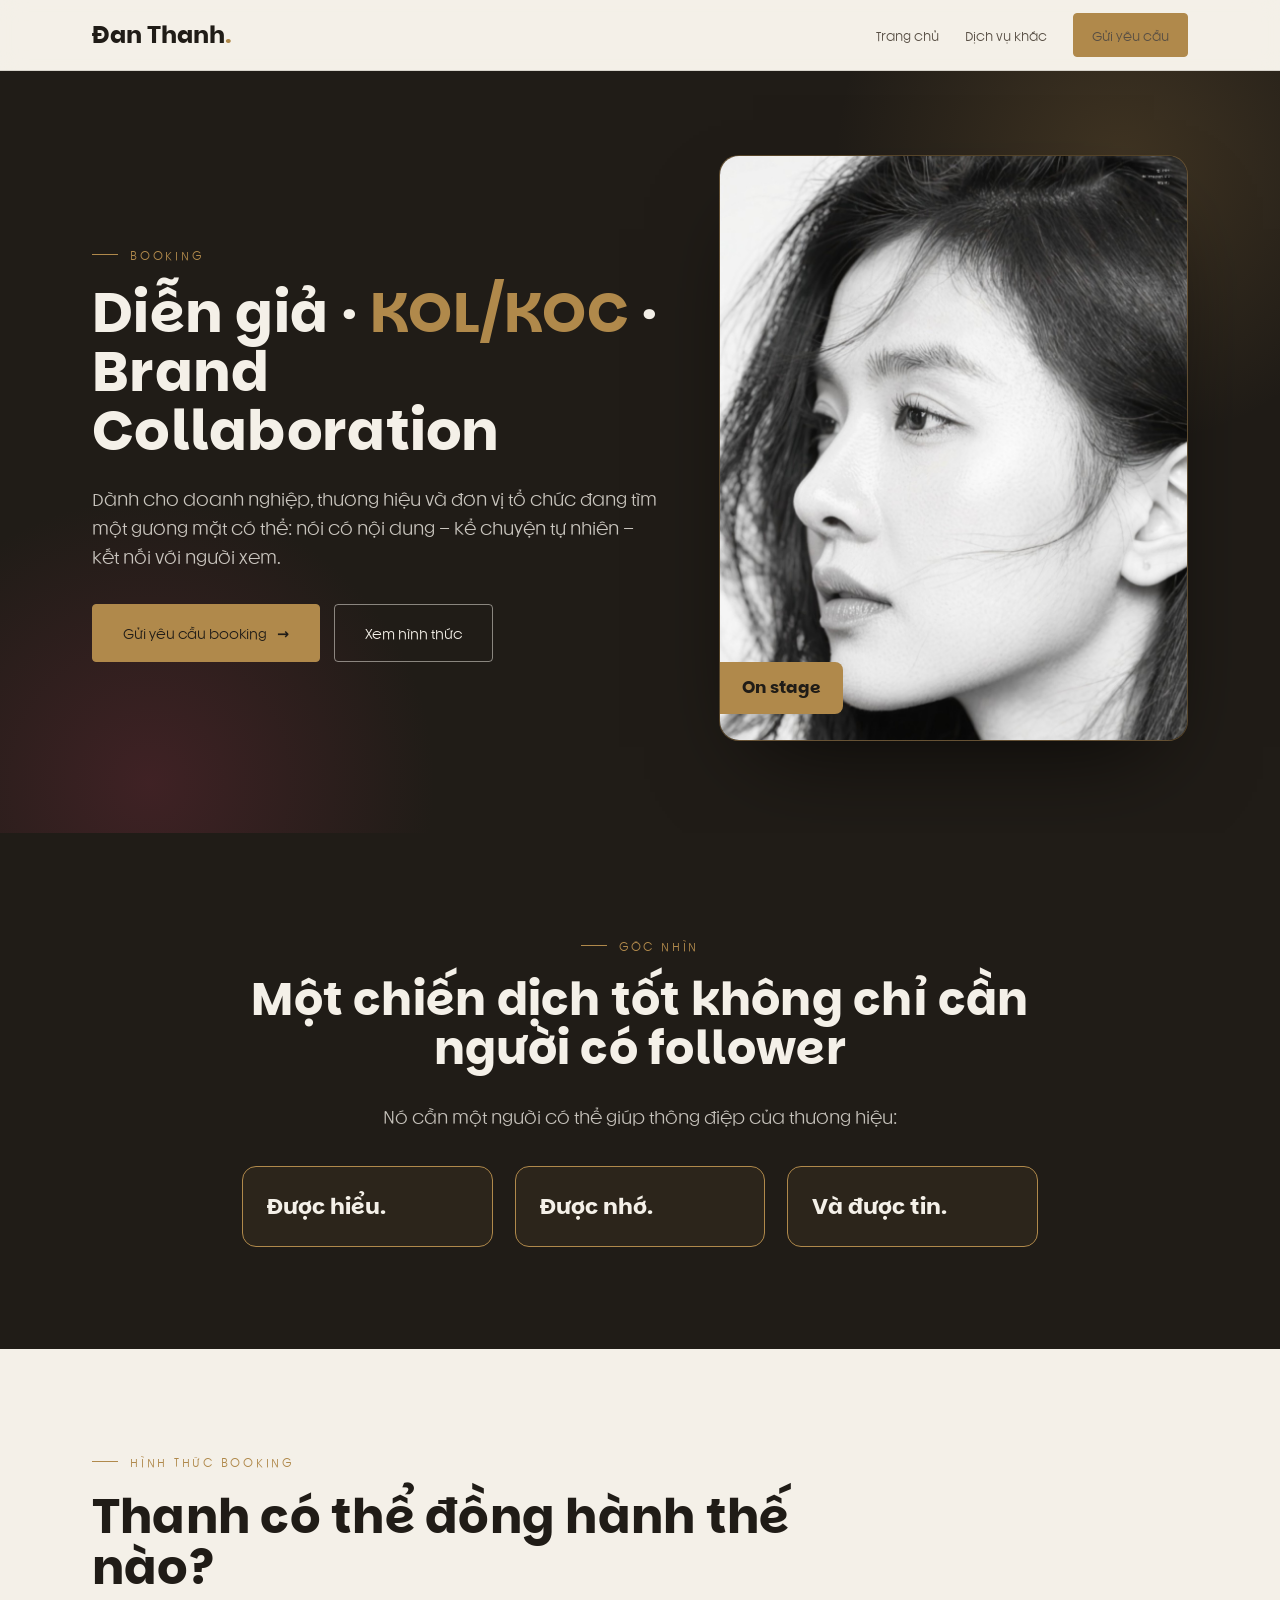
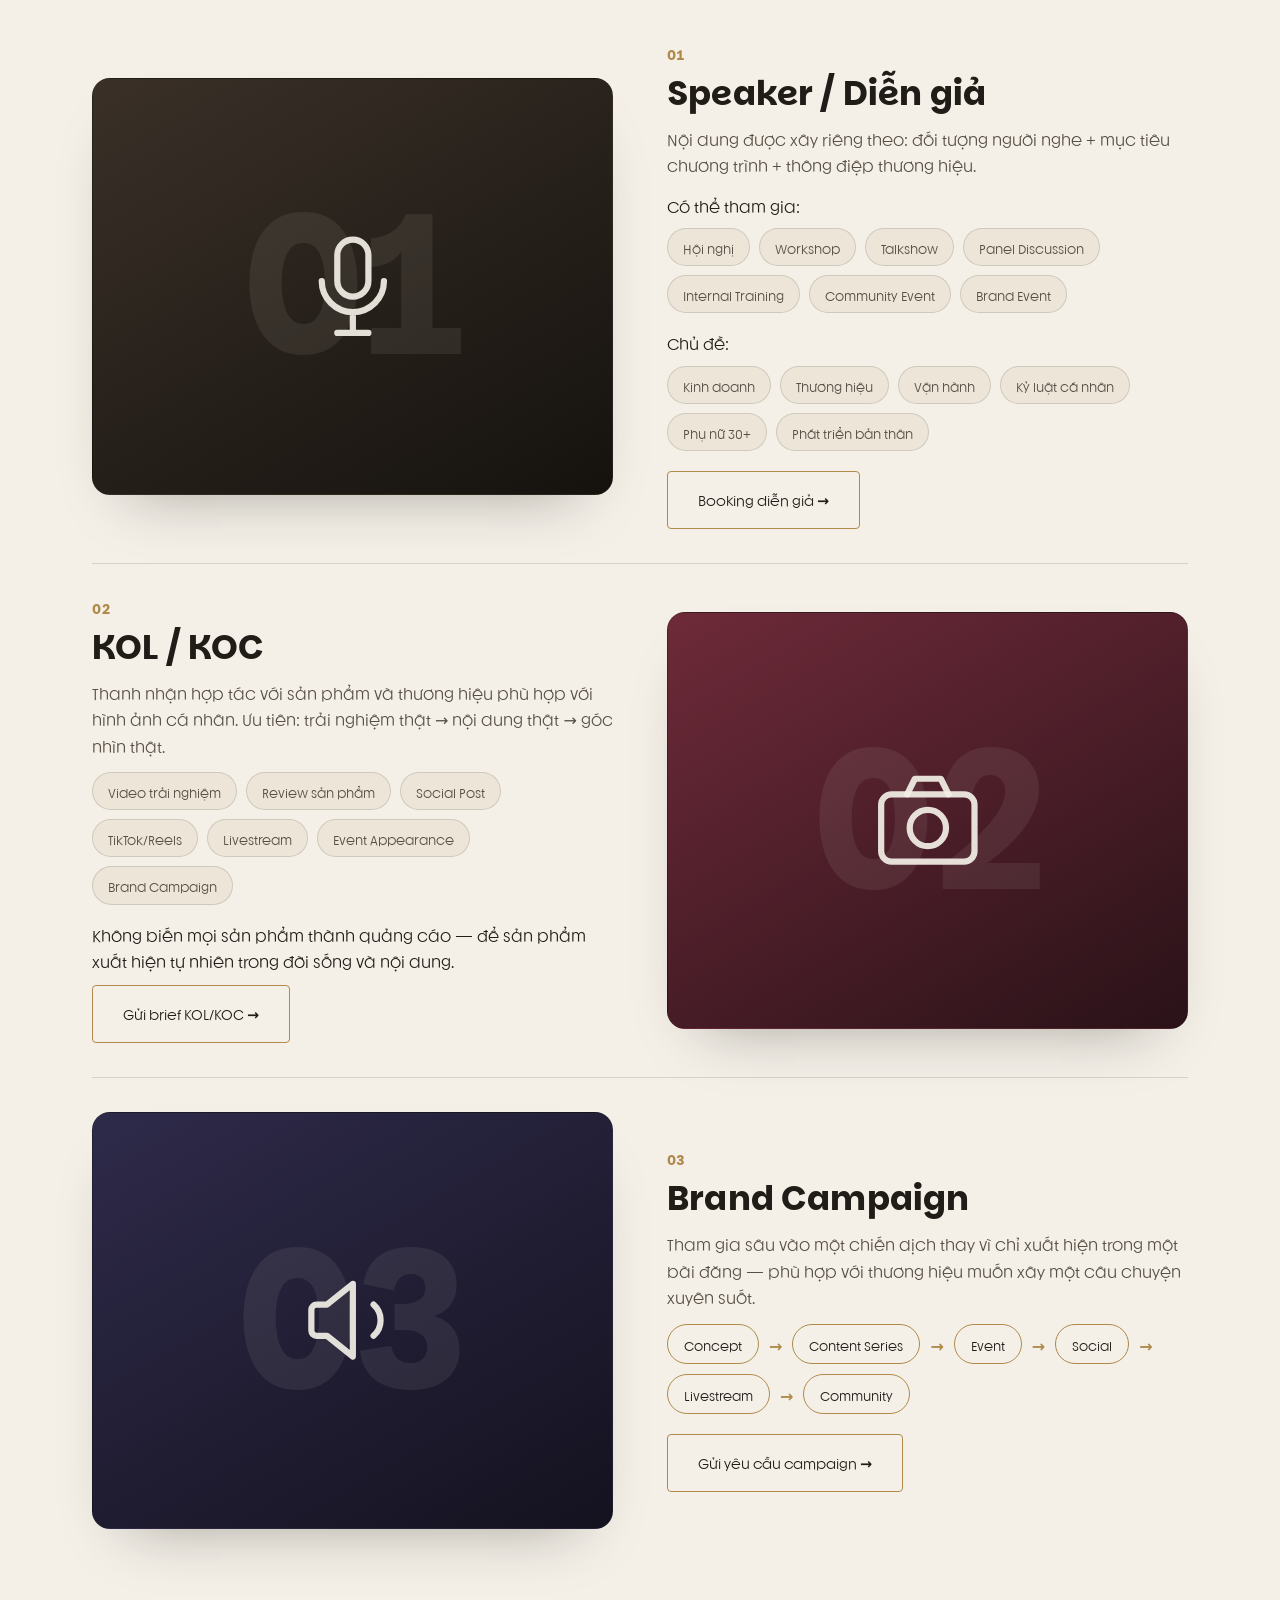
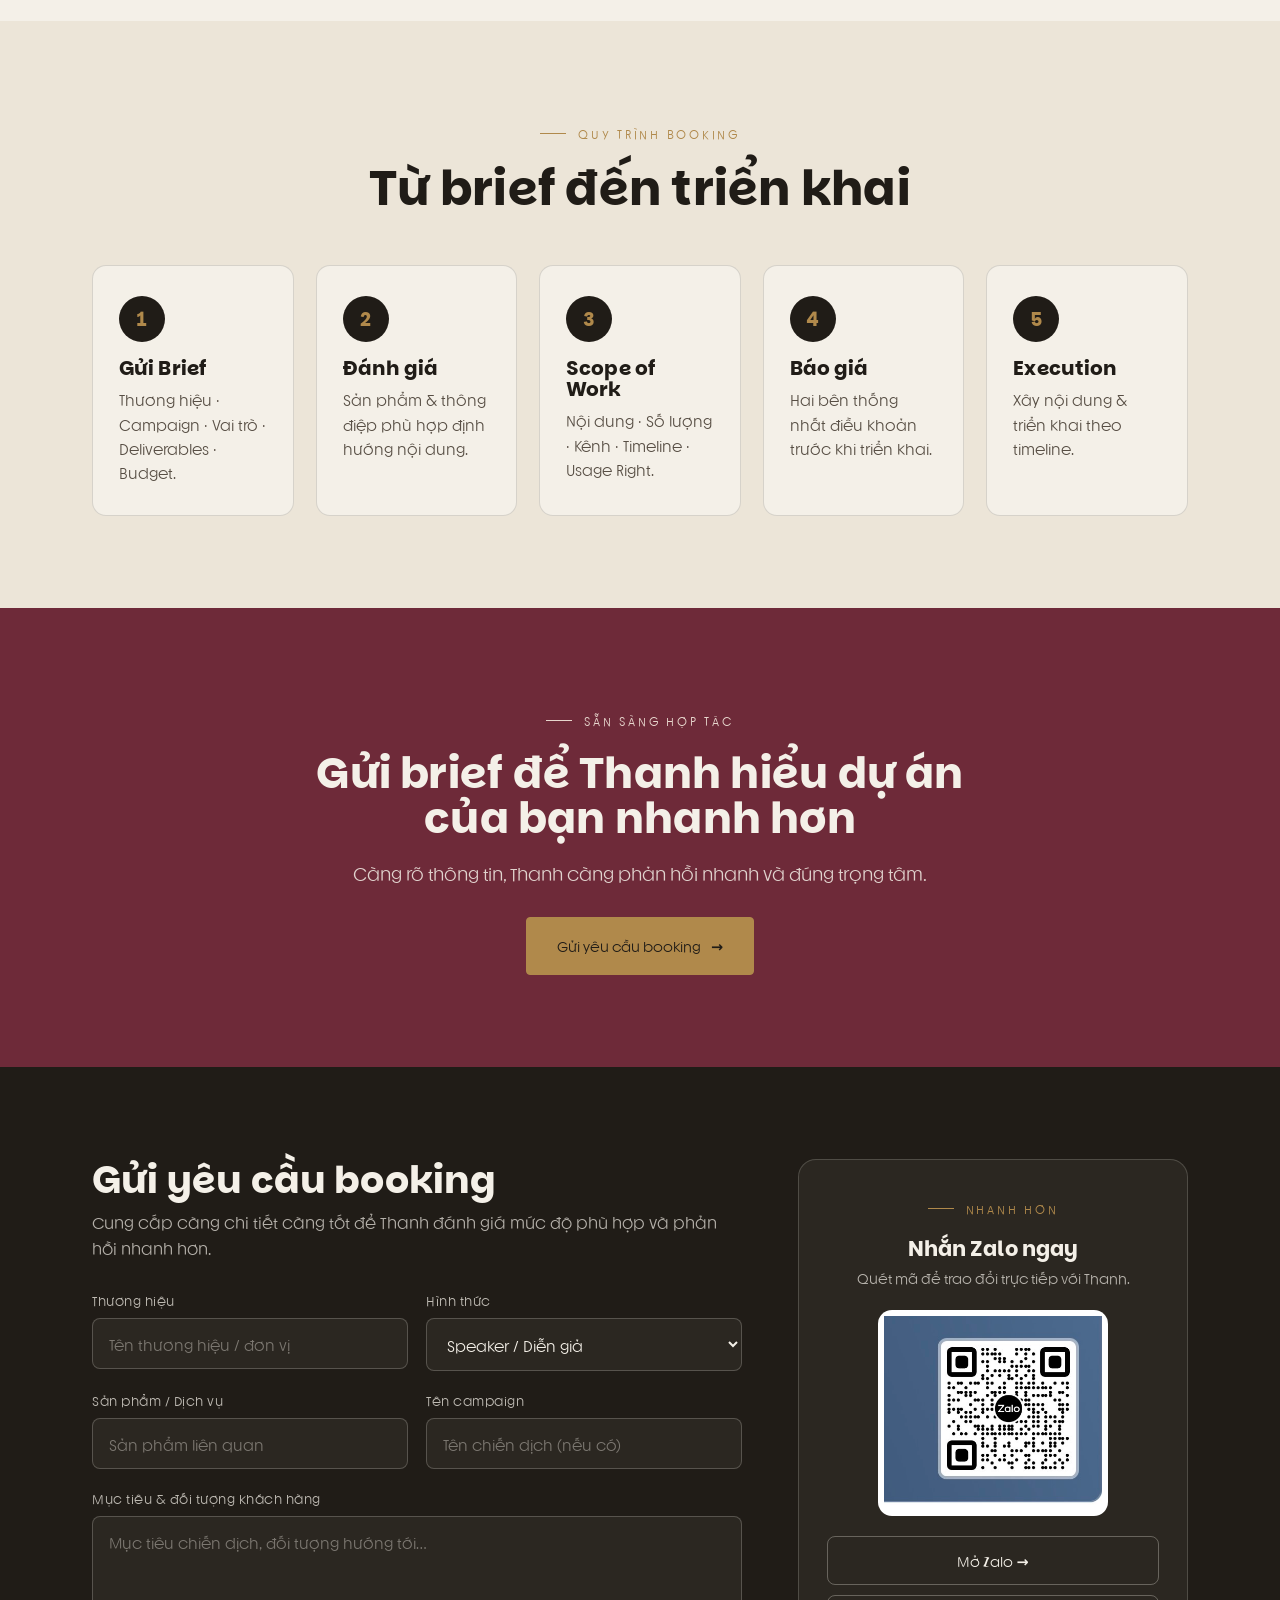
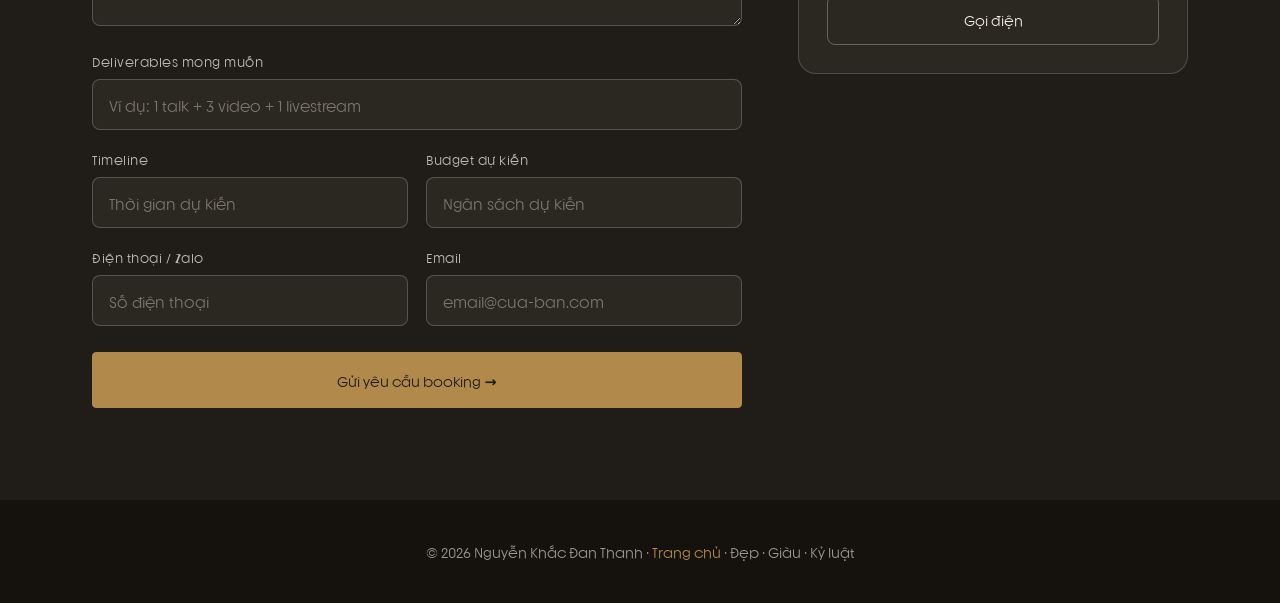
<file: booking.html>
<!DOCTYPE html>
<html lang="vi">
<head>
<meta charset="UTF-8" />
<meta name="viewport" content="width=device-width, initial-scale=1.0" />
<title>Booking · Đan Thanh</title>
<meta name="description" content="Booking Đan Thanh — Diễn giả, KOL/KOC và Brand Collaboration. Nói có nội dung, kể chuyện tự nhiên, kết nối với người xem." />
<link rel="icon" href="data:image/svg+xml,%3Csvg xmlns='http://www.w3.org/2000/svg' viewBox='0 0 100 100'%3E%3Crect width='100' height='100' fill='%23201C17'/%3E%3Ctext x='50' y='70' font-family='Georgia,serif' font-size='56' font-weight='700' text-anchor='middle' fill='%23B0894B'%3EĐ%3C/text%3E%3C/svg%3E" />
<link rel="stylesheet" href="landing.css" />
</head>
<body>
<header class="site-header">
  <div class="container header-inner">
    <a href="index.html" class="logo">Đan Thanh<b>.</b></a>
    <nav class="hnav">
      <a href="index.html">Trang chủ</a>
      <a href="index.html#services">Dịch vụ khác</a>
      <a href="#form" class="btn btn-gold">Gửi yêu cầu</a>
    </nav>
  </div>
</header>

<!-- HERO -->
<section class="lp-hero">
  <span class="glow"></span><span class="glow b"></span>
  <div class="container lp-hero-grid">
    <div class="reveal">
      <div class="eyebrow on-dark">Booking</div>
      <h1>Diễn giả · <span class="hl">KOL/KOC</span> · Brand Collaboration</h1>
      <p class="lead">Dành cho doanh nghiệp, thương hiệu và đơn vị tổ chức đang tìm một gương mặt có thể: nói có nội dung – kể chuyện tự nhiên – kết nối với người xem.</p>
      <div class="actions">
        <a href="#form" class="btn btn-gold">Gửi yêu cầu booking <span class="arw">→</span></a>
        <a href="#services" class="btn btn-line on-dark">Xem hình thức</a>
      </div>
    </div>
    <div class="hero-visual reveal">
      <img src="images/hero.jpg" alt="Nguyễn Khắc Đan Thanh" onerror="this.remove()" />
      <span class="ribbon">On stage</span>
    </div>
  </div>
</section>

<!-- PAIN POINT -->
<section class="section pain">
  <div class="container wrap reveal">
    <div class="eyebrow on-dark">Góc nhìn</div>
    <h2>Một chiến dịch tốt không chỉ cần người có follower</h2>
    <p>Nó cần một người có thể giúp thông điệp của thương hiệu:</p>
    <div class="vs" style="grid-template-columns:repeat(3,1fr)">
      <div class="q good"><p>Được hiểu.</p></div>
      <div class="q good"><p>Được nhớ.</p></div>
      <div class="q good"><p>Và được tin.</p></div>
    </div>
  </div>
</section>

<!-- SERVICE -->
<section class="section" id="services">
  <div class="container">
    <div class="sec-head reveal">
      <div class="eyebrow">Hình thức booking</div>
      <h2>Thanh có thể đồng hành thế nào?</h2>
    </div>

    <div class="svc-row reveal">
      <div class="svc-txt">
        <div class="num">01</div>
        <h3>Speaker / Diễn giả</h3>
        <p>Nội dung được xây riêng theo: đối tượng người nghe + mục tiêu chương trình + thông điệp thương hiệu.</p>
        <div class="mini">Có thể tham gia:</div>
        <div class="chips"><span>Hội nghị</span><span>Workshop</span><span>Talkshow</span><span>Panel Discussion</span><span>Internal Training</span><span>Community Event</span><span>Brand Event</span></div>
        <div class="mini" style="margin-top:16px">Chủ đề:</div>
        <div class="chips"><span>Kinh doanh</span><span>Thương hiệu</span><span>Vận hành</span><span>Kỷ luật cá nhân</span><span>Phụ nữ 30+</span><span>Phát triển bản thân</span></div>
        <div style="margin-top:20px"><a href="#form" class="btn btn-line">Booking diễn giả →</a></div>
      </div>
      <div class="svc-art art-b"><span class="ghost">01</span><span class="ic"><svg viewBox="0 0 24 24"><rect x="9" y="3" width="6" height="11" rx="3"/><path d="M6 11a6 6 0 0 0 12 0M12 17v4M9 21h6"/></svg></span></div>
    </div>

    <div class="svc-row reveal">
      <div class="svc-txt">
        <div class="num">02</div>
        <h3>KOL / KOC</h3>
        <p>Thanh nhận hợp tác với sản phẩm và thương hiệu phù hợp với hình ảnh cá nhân. Ưu tiên: trải nghiệm thật → nội dung thật → góc nhìn thật.</p>
        <div class="chips"><span>Video trải nghiệm</span><span>Review sản phẩm</span><span>Social Post</span><span>TikTok/Reels</span><span>Livestream</span><span>Event Appearance</span><span>Brand Campaign</span></div>
        <p class="mini" style="margin-top:16px">Không biến mọi sản phẩm thành quảng cáo — để sản phẩm xuất hiện tự nhiên trong đời sống và nội dung.</p>
        <div style="margin-top:12px"><a href="#form" class="btn btn-line">Gửi brief KOL/KOC →</a></div>
      </div>
      <div class="svc-art art-a"><span class="ghost">02</span><span class="ic"><svg viewBox="0 0 24 24"><rect x="3" y="7" width="18" height="13" rx="2"/><circle cx="12" cy="13.5" r="3.5"/><path d="M8 7l1.5-3h5L16 7"/></svg></span></div>
    </div>

    <div class="svc-row reveal">
      <div class="svc-txt">
        <div class="num">03</div>
        <h3>Brand Campaign</h3>
        <p>Tham gia sâu vào một chiến dịch thay vì chỉ xuất hiện trong một bài đăng — phù hợp với thương hiệu muốn xây một câu chuyện xuyên suốt.</p>
        <div class="flowline"><span class="n">Concept</span><span class="s">→</span><span class="n">Content Series</span><span class="s">→</span><span class="n">Event</span><span class="s">→</span><span class="n">Social</span><span class="s">→</span><span class="n">Livestream</span><span class="s">→</span><span class="n">Community</span></div>
        <div style="margin-top:20px"><a href="#form" class="btn btn-line">Gửi yêu cầu campaign →</a></div>
      </div>
      <div class="svc-art art-e"><span class="ghost">03</span><span class="ic"><svg viewBox="0 0 24 24"><path d="M4 10v4a1 1 0 0 0 1 1h2l5 4V5L7 9H5a1 1 0 0 0-1 1z"/><path d="M16 9a4 4 0 0 1 0 6"/></svg></span></div>
    </div>
  </div>
</section>

<!-- HOW IT WORKS -->
<section class="section hiw">
  <div class="container">
    <div class="sec-head center reveal">
      <div class="eyebrow" style="justify-content:center">Quy trình booking</div>
      <h2>Từ brief đến triển khai</h2>
    </div>
    <div class="hiw-grid stagger reveal" style="grid-template-columns:repeat(5,1fr)">
      <div class="hiw-step"><div class="c">1</div><h3>Gửi Brief</h3><p>Thương hiệu · Campaign · Vai trò · Deliverables · Budget.</p></div>
      <div class="hiw-step"><div class="c">2</div><h3>Đánh giá</h3><p>Sản phẩm & thông điệp phù hợp định hướng nội dung.</p></div>
      <div class="hiw-step"><div class="c">3</div><h3>Scope of Work</h3><p>Nội dung · Số lượng · Kênh · Timeline · Usage Right.</p></div>
      <div class="hiw-step"><div class="c">4</div><h3>Báo giá</h3><p>Hai bên thống nhất điều khoản trước khi triển khai.</p></div>
      <div class="hiw-step"><div class="c">5</div><h3>Execution</h3><p>Xây nội dung & triển khai theo timeline.</p></div>
    </div>
  </div>
</section>

<!-- MID CTA -->
<section class="section midcta">
  <div class="container wrap reveal">
    <div class="eyebrow">Sẵn sàng hợp tác</div>
    <h2>Gửi brief để Thanh hiểu dự án của bạn nhanh hơn</h2>
    <p>Càng rõ thông tin, Thanh càng phản hồi nhanh và đúng trọng tâm.</p>
    <a href="#form" class="btn btn-gold">Gửi yêu cầu booking <span class="arw">→</span></a>
  </div>
</section>

<!-- FORM -->
<section class="section lp-contact" id="form">
  <div class="container contact-grid">
    <form class="lp-form reveal" name="booking" method="POST" data-netlify="true" netlify-honeypot="bot-field">
      <input type="hidden" name="form-name" value="booking" />
      <p hidden><label>Bỏ trống: <input name="bot-field" /></label></p>
      <h2>Gửi yêu cầu booking</h2>
      <p class="micro">Cung cấp càng chi tiết càng tốt để Thanh đánh giá mức độ phù hợp và phản hồi nhanh hơn.</p>
      <div class="field-row">
        <div class="field"><label>Thương hiệu</label><input name="thuong-hieu" placeholder="Tên thương hiệu / đơn vị" required /></div>
        <div class="field"><label>Hình thức</label>
          <select name="hinh-thuc">
            <option>Speaker / Diễn giả</option><option>KOL / KOC</option><option>Brand Campaign</option><option>Khác</option>
          </select>
        </div>
      </div>
      <div class="field-row">
        <div class="field"><label>Sản phẩm / Dịch vụ</label><input name="san-pham" placeholder="Sản phẩm liên quan" /></div>
        <div class="field"><label>Tên campaign</label><input name="campaign" placeholder="Tên chiến dịch (nếu có)" /></div>
      </div>
      <div class="field"><label>Mục tiêu & đối tượng khách hàng</label><textarea name="muc-tieu" placeholder="Mục tiêu chiến dịch, đối tượng hướng tới…"></textarea></div>
      <div class="field"><label>Deliverables mong muốn</label><input name="deliverables" placeholder="Ví dụ: 1 talk + 3 video + 1 livestream" /></div>
      <div class="field-row">
        <div class="field"><label>Timeline</label><input name="timeline" placeholder="Thời gian dự kiến" /></div>
        <div class="field"><label>Budget dự kiến</label><input name="budget" placeholder="Ngân sách dự kiến" /></div>
      </div>
      <div class="field-row">
        <div class="field"><label>Điện thoại / Zalo</label><input name="lien-he" placeholder="Số điện thoại" required /></div>
        <div class="field"><label>Email</label><input type="email" name="email" placeholder="email@cua-ban.com" /></div>
      </div>
      <button type="submit" class="btn btn-gold">Gửi yêu cầu booking →</button>
    </form>
    <aside class="qr-card reveal">
      <div class="eyebrow on-dark">Nhanh hơn</div>
      <h3>Nhắn Zalo ngay</h3>
      <p>Quét mã để trao đổi trực tiếp với Thanh.</p>
      <div class="qr"><img src="images/zalo-qr.jpg" alt="Zalo QR Đan Thanh" /></div>
      <div class="alt">
        <a href="#" data-zalo>Mở Zalo →</a>
        <a href="tel:+84" data-tel>Gọi điện</a>
      </div>
    </aside>
  </div>
</section>

<footer class="lp-footer">
  <div class="container">© <span id="year"></span> Nguyễn Khắc Đan Thanh · <a href="index.html">Trang chủ</a> · Đẹp · Giàu · Kỷ luật</div>
</footer>
<script src="landing.js"></script>
</body>
</html>
</file>
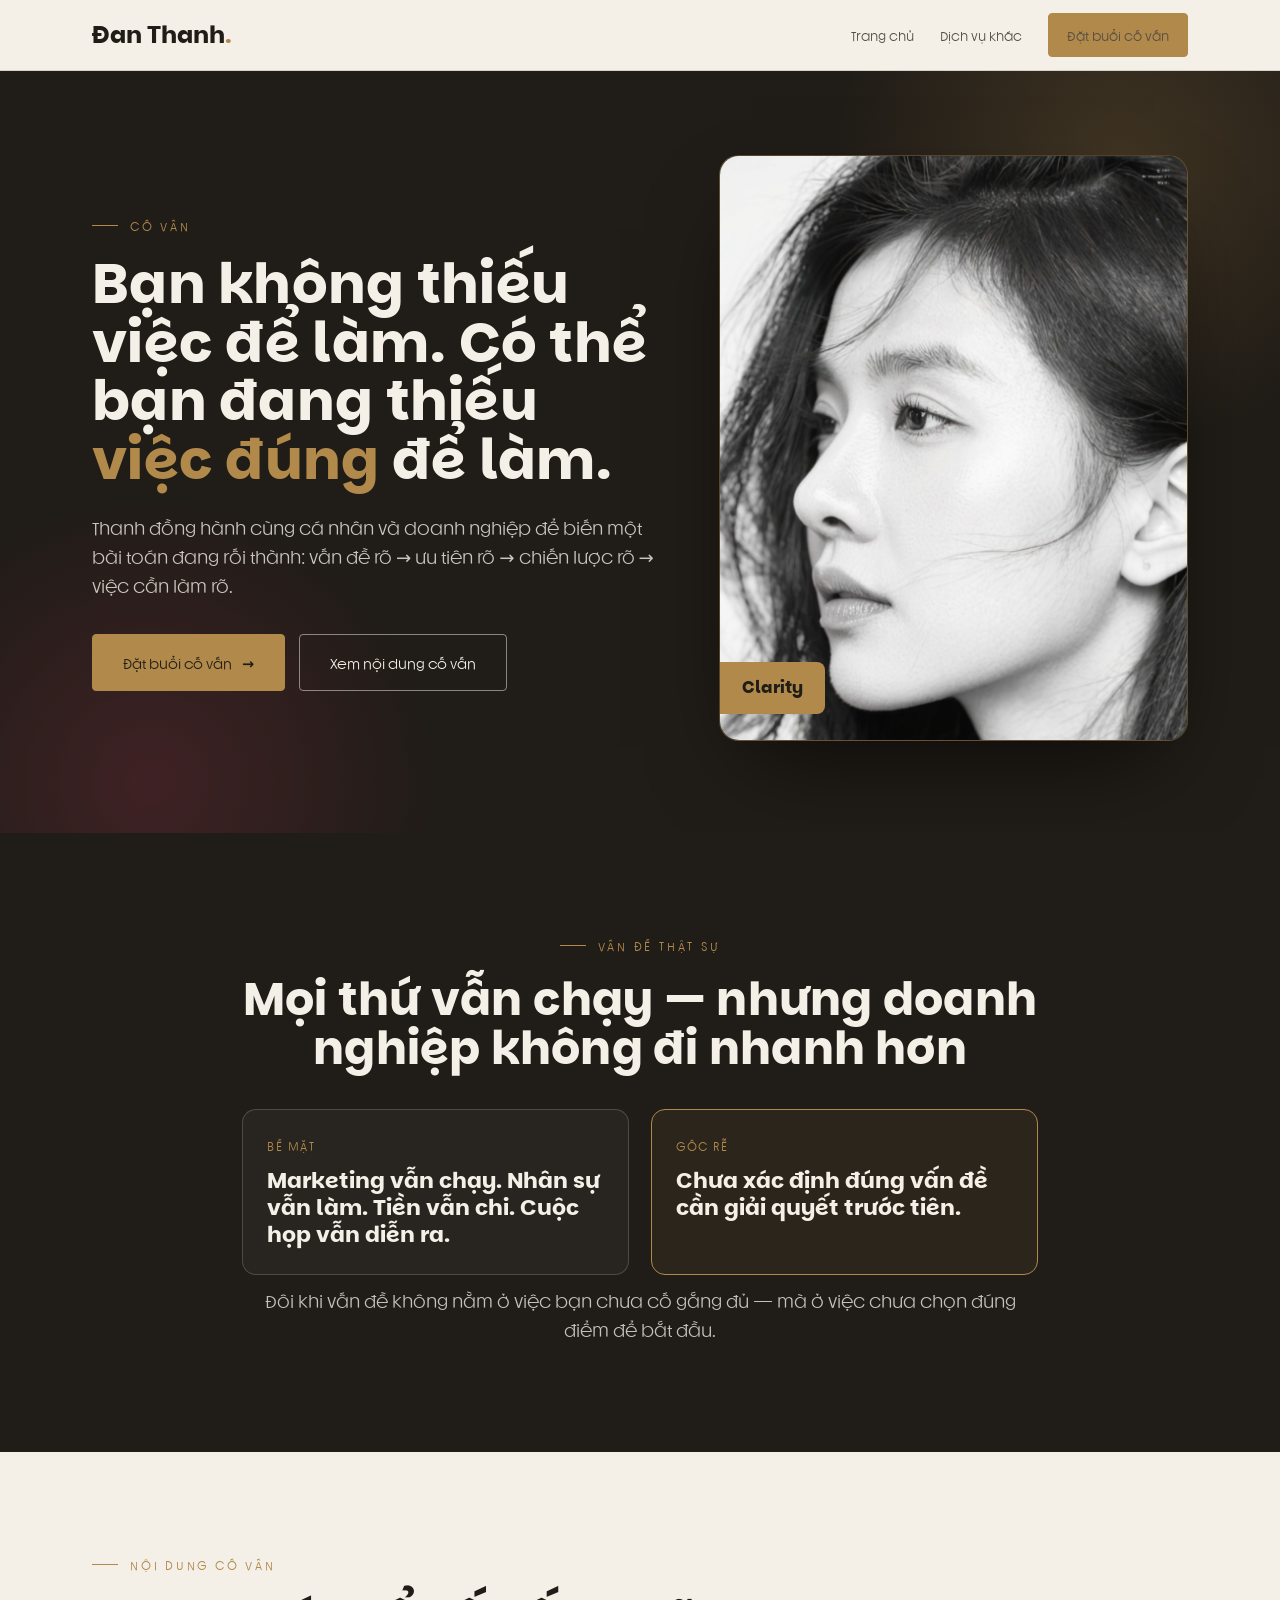
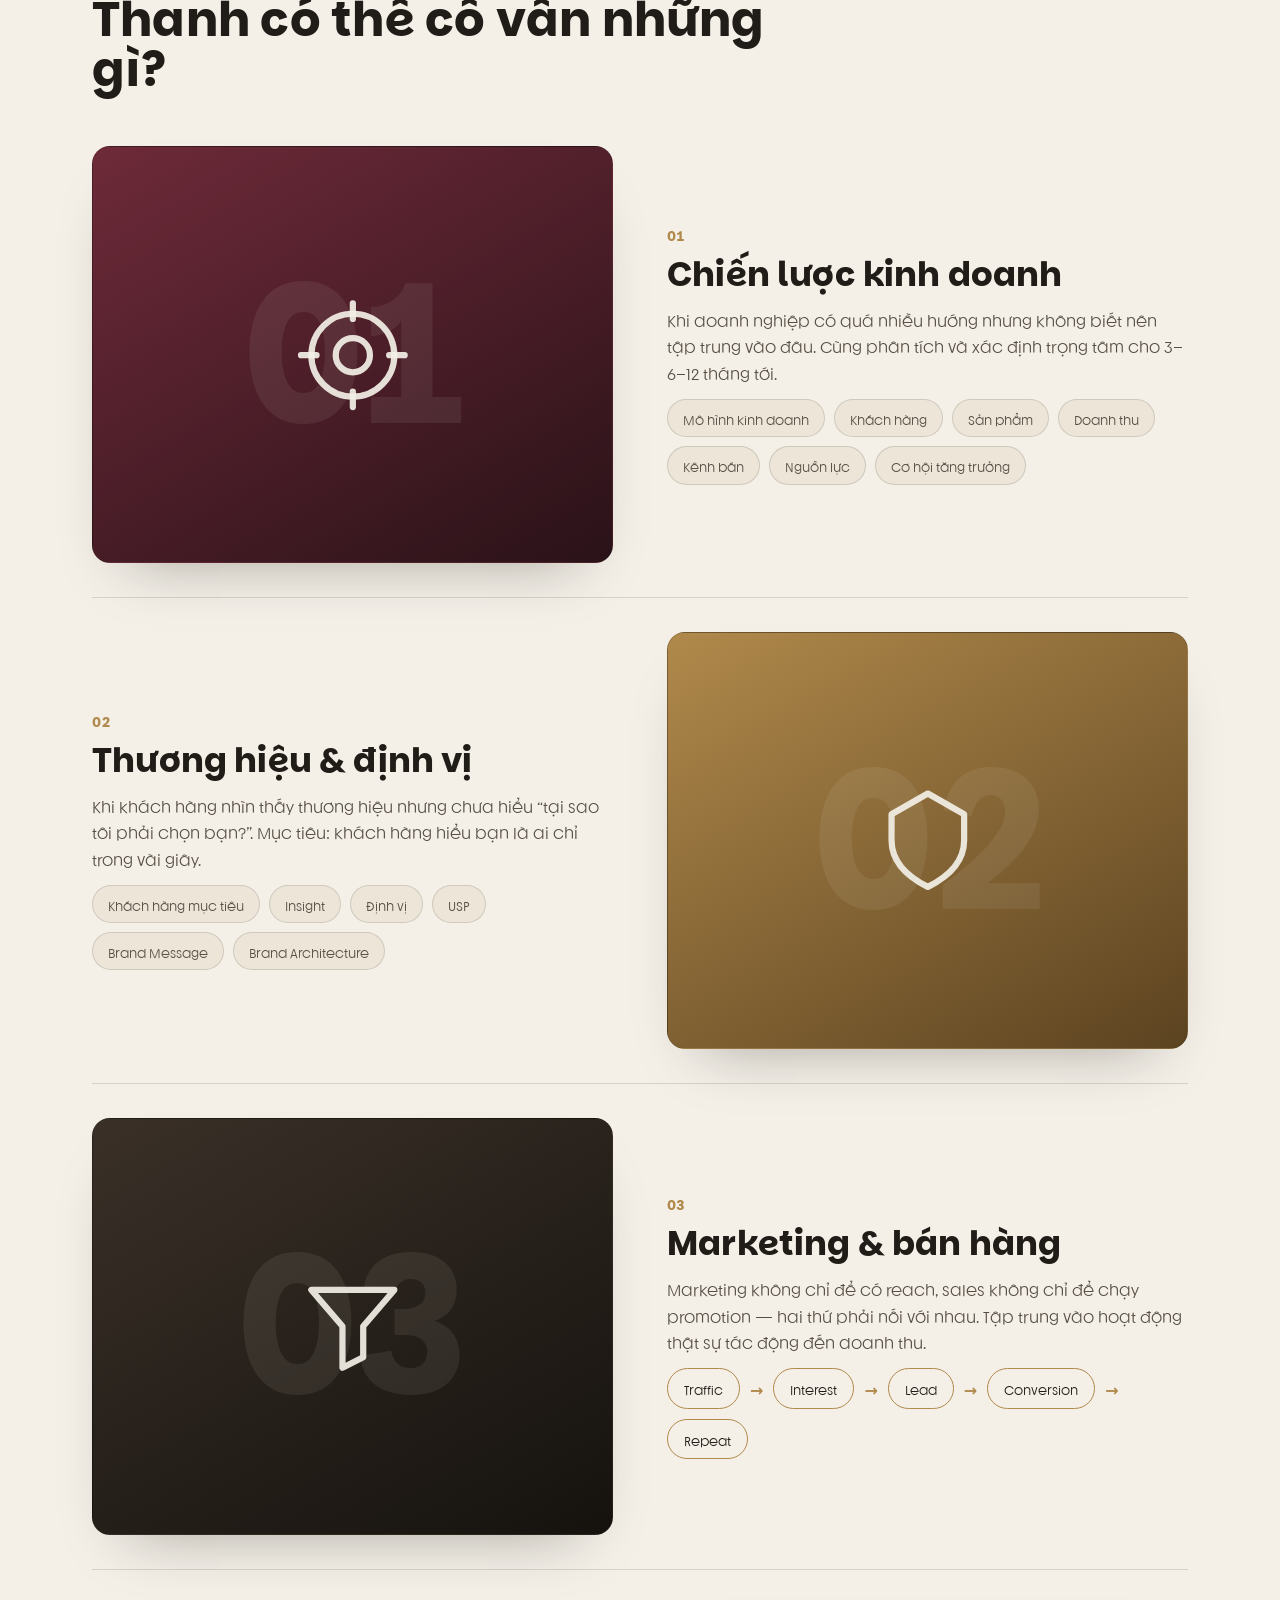
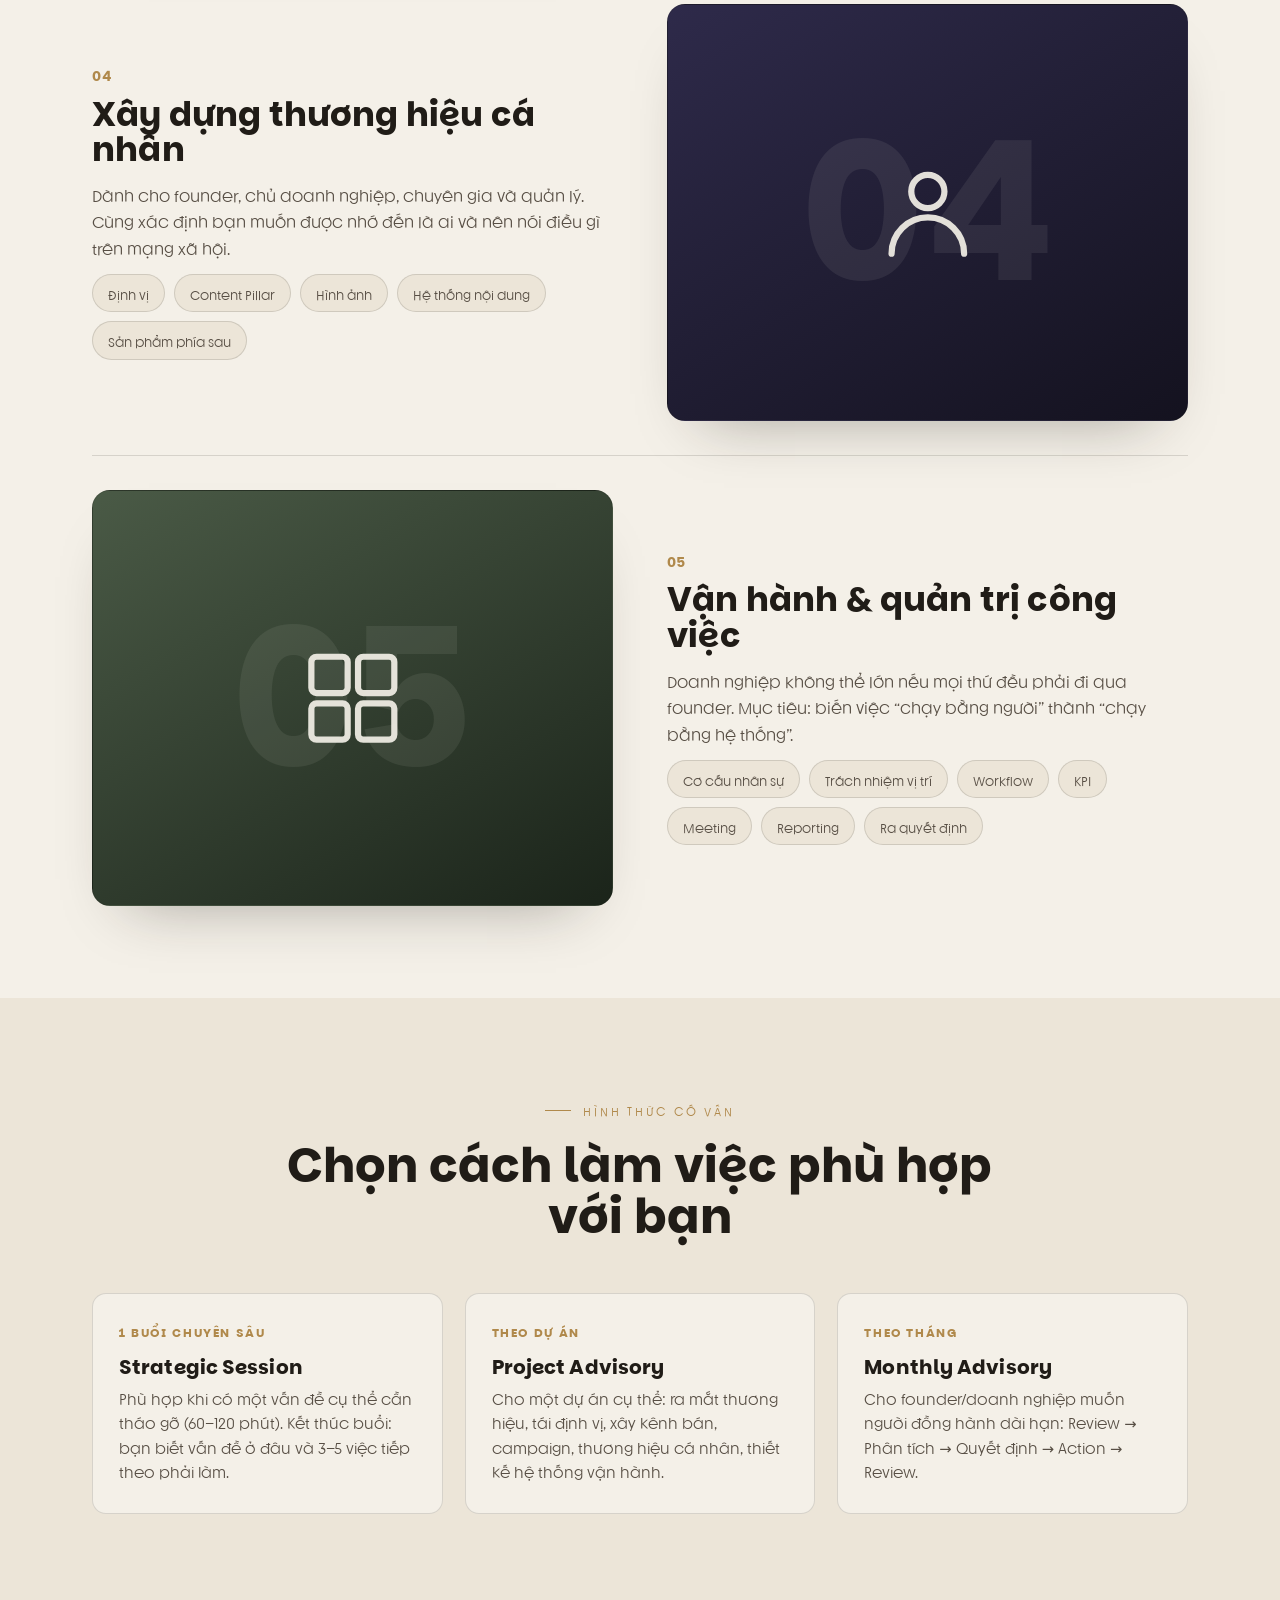
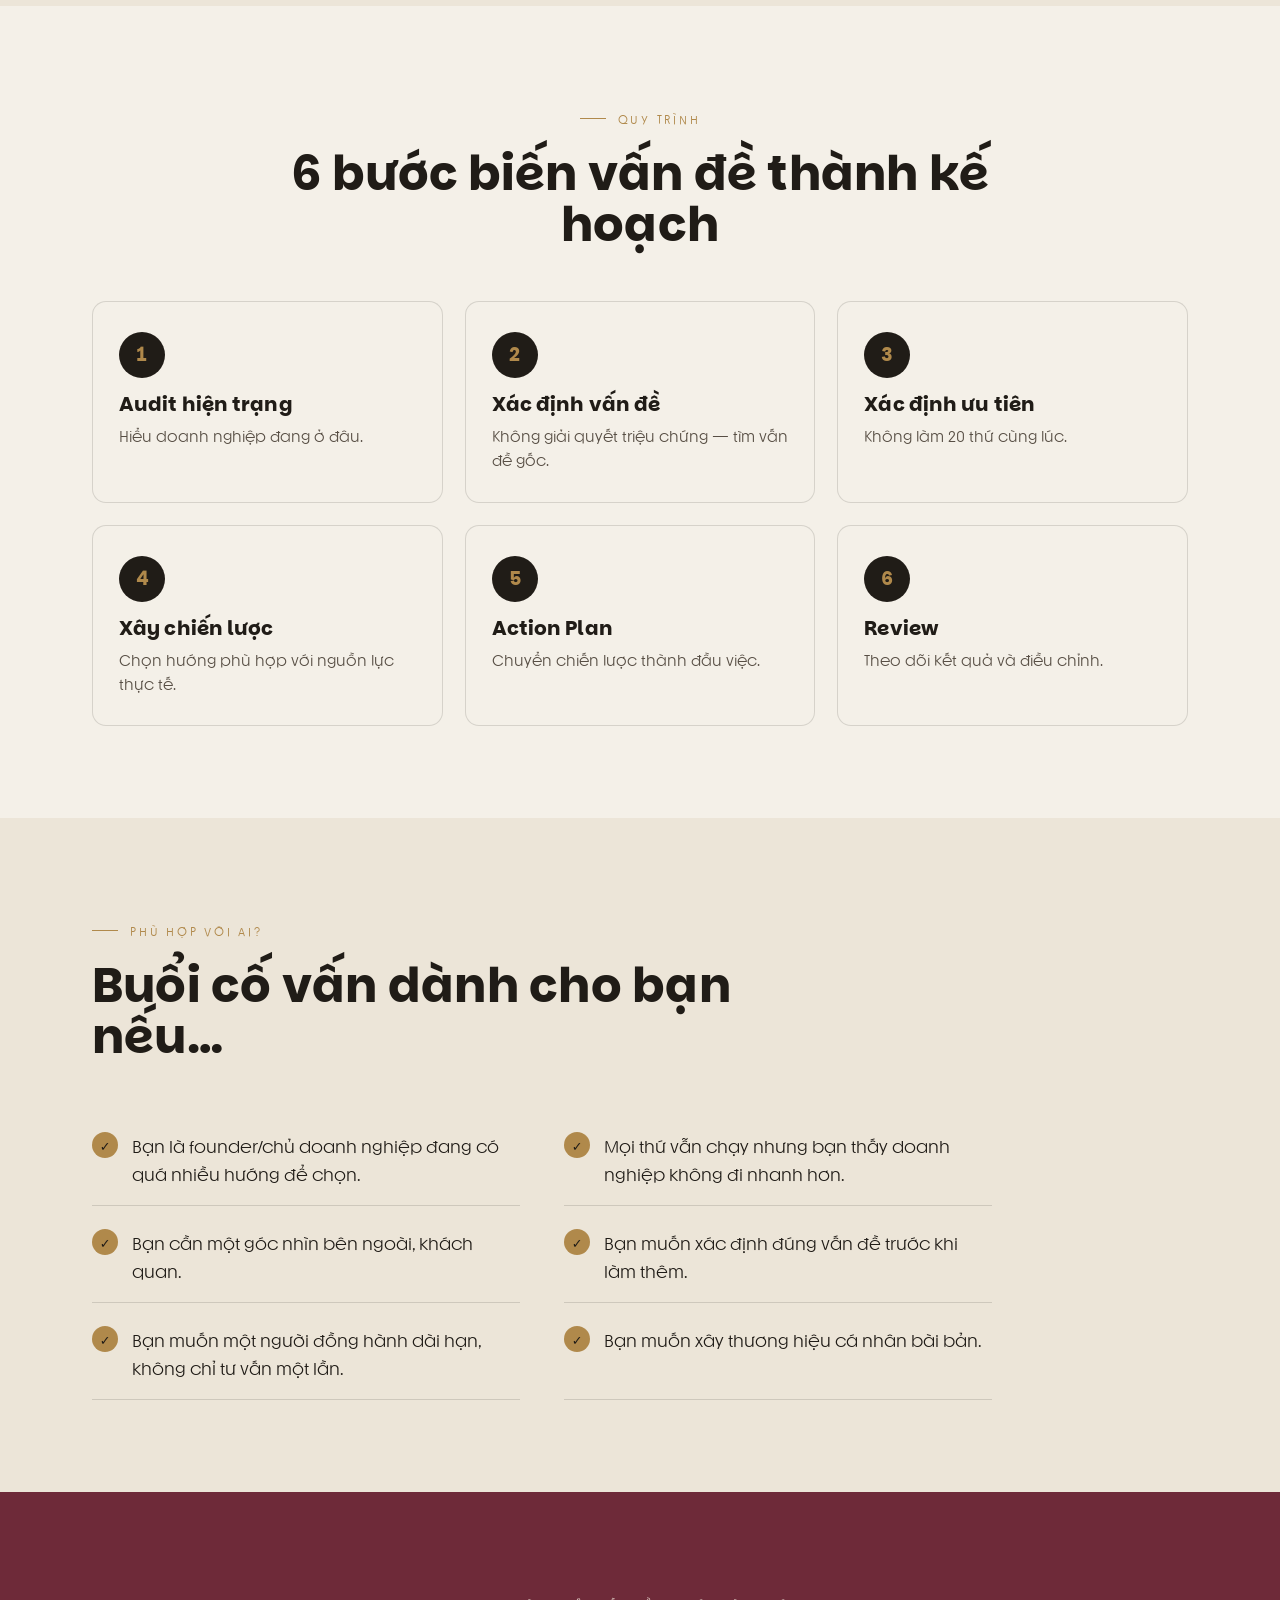
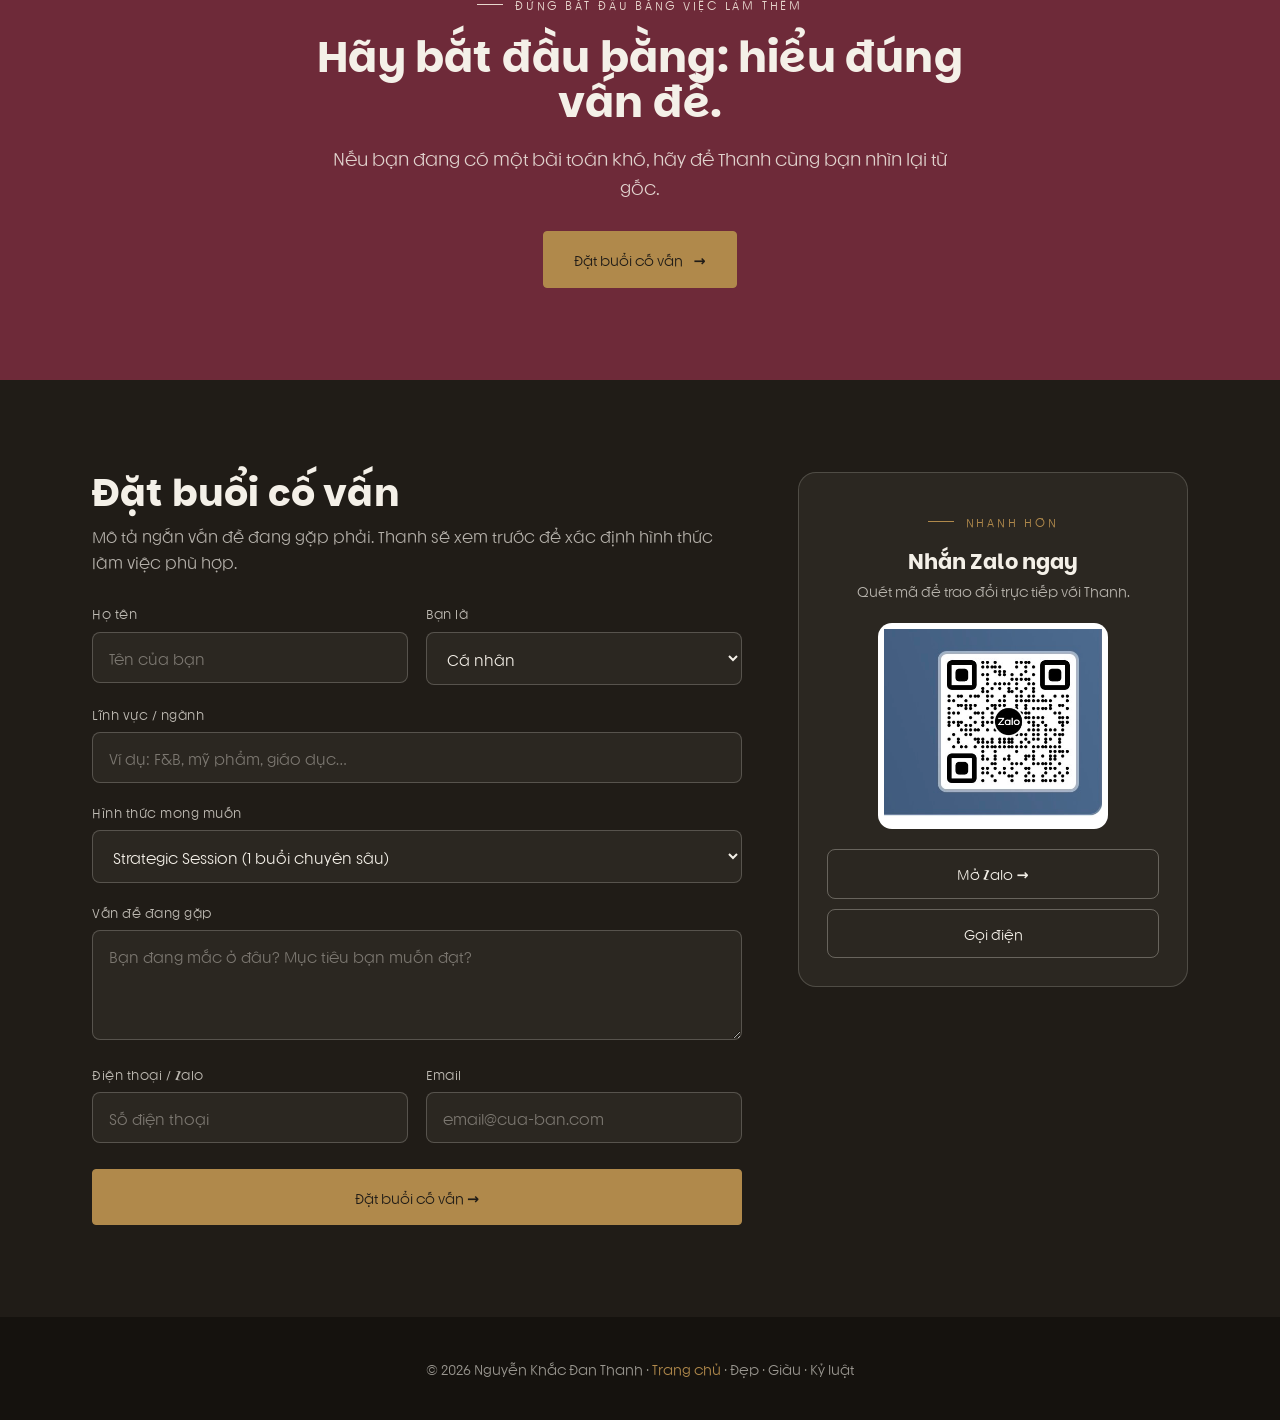
<file: co-van.html>
<!DOCTYPE html>
<html lang="vi">
<head>
<meta charset="UTF-8" />
<meta name="viewport" content="width=device-width, initial-scale=1.0" />
<title>Cố vấn · Đan Thanh</title>
<meta name="description" content="Cố vấn chiến lược kinh doanh, thương hiệu, marketing, thương hiệu cá nhân và vận hành — biến bài toán đang rối thành kế hoạch rõ ràng cùng Nguyễn Khắc Đan Thanh." />
<link rel="icon" href="data:image/svg+xml,%3Csvg xmlns='http://www.w3.org/2000/svg' viewBox='0 0 100 100'%3E%3Crect width='100' height='100' fill='%23201C17'/%3E%3Ctext x='50' y='70' font-family='Georgia,serif' font-size='56' font-weight='700' text-anchor='middle' fill='%23B0894B'%3EĐ%3C/text%3E%3C/svg%3E" />
<link rel="stylesheet" href="landing.css" />
</head>
<body>
<header class="site-header">
  <div class="container header-inner">
    <a href="index.html" class="logo">Đan Thanh<b>.</b></a>
    <nav class="hnav">
      <a href="index.html">Trang chủ</a>
      <a href="index.html#services">Dịch vụ khác</a>
      <a href="#form" class="btn btn-gold">Đặt buổi cố vấn</a>
    </nav>
  </div>
</header>

<!-- HERO -->
<section class="lp-hero">
  <span class="glow"></span><span class="glow b"></span>
  <div class="container lp-hero-grid">
    <div class="reveal">
      <div class="eyebrow on-dark">Cố vấn</div>
      <h1>Bạn không thiếu việc để làm. Có thể bạn đang thiếu <span class="hl">việc đúng</span> để làm.</h1>
      <p class="lead">Thanh đồng hành cùng cá nhân và doanh nghiệp để biến một bài toán đang rối thành: vấn đề rõ → ưu tiên rõ → chiến lược rõ → việc cần làm rõ.</p>
      <div class="actions">
        <a href="#form" class="btn btn-gold">Đặt buổi cố vấn <span class="arw">→</span></a>
        <a href="#services" class="btn btn-line on-dark">Xem nội dung cố vấn</a>
      </div>
    </div>
    <div class="hero-visual reveal">
      <img src="images/hero.jpg" alt="Nguyễn Khắc Đan Thanh" onerror="this.remove()" />
      <span class="ribbon">Clarity</span>
    </div>
  </div>
</section>

<!-- PAIN POINT -->
<section class="section pain">
  <div class="container wrap reveal">
    <div class="eyebrow on-dark">Vấn đề thật sự</div>
    <h2>Mọi thứ vẫn chạy — nhưng doanh nghiệp không đi nhanh hơn</h2>
    <div class="vs">
      <div class="q"><div class="tag">Bề mặt</div><p>Marketing vẫn chạy. Nhân sự vẫn làm. Tiền vẫn chi. Cuộc họp vẫn diễn ra.</p></div>
      <div class="q good"><div class="tag">Gốc rễ</div><p>Chưa xác định đúng vấn đề cần giải quyết trước tiên.</p></div>
    </div>
    <p>Đôi khi vấn đề không nằm ở việc bạn chưa cố gắng đủ — mà ở việc chưa chọn đúng điểm để bắt đầu.</p>
  </div>
</section>

<!-- SERVICE -->
<section class="section" id="services">
  <div class="container">
    <div class="sec-head reveal">
      <div class="eyebrow">Nội dung cố vấn</div>
      <h2>Thanh có thể cố vấn những gì?</h2>
    </div>

    <div class="svc-row reveal">
      <div class="svc-txt">
        <div class="num">01</div>
        <h3>Chiến lược kinh doanh</h3>
        <p>Khi doanh nghiệp có quá nhiều hướng nhưng không biết nên tập trung vào đâu. Cùng phân tích và xác định trọng tâm cho 3–6–12 tháng tới.</p>
        <div class="chips"><span>Mô hình kinh doanh</span><span>Khách hàng</span><span>Sản phẩm</span><span>Doanh thu</span><span>Kênh bán</span><span>Nguồn lực</span><span>Cơ hội tăng trưởng</span></div>
      </div>
      <div class="svc-art art-a"><span class="ghost">01</span><span class="ic"><svg viewBox="0 0 24 24"><circle cx="12" cy="12" r="8"/><circle cx="12" cy="12" r="3.3"/><path d="M12 2v3M12 19v3M2 12h3M19 12h3"/></svg></span></div>
    </div>

    <div class="svc-row reveal">
      <div class="svc-txt">
        <div class="num">02</div>
        <h3>Thương hiệu &amp; định vị</h3>
        <p>Khi khách hàng nhìn thấy thương hiệu nhưng chưa hiểu “tại sao tôi phải chọn bạn?”. Mục tiêu: khách hàng hiểu bạn là ai chỉ trong vài giây.</p>
        <div class="chips"><span>Khách hàng mục tiêu</span><span>Insight</span><span>Định vị</span><span>USP</span><span>Brand Message</span><span>Brand Architecture</span></div>
      </div>
      <div class="svc-art art-c"><span class="ghost">02</span><span class="ic"><svg viewBox="0 0 24 24"><path d="M12 3l7 4v5c0 4-3 7-7 9-4-2-7-5-7-9V7z"/></svg></span></div>
    </div>

    <div class="svc-row reveal">
      <div class="svc-txt">
        <div class="num">03</div>
        <h3>Marketing &amp; bán hàng</h3>
        <p>Marketing không chỉ để có reach, sales không chỉ để chạy promotion — hai thứ phải nối với nhau. Tập trung vào hoạt động thật sự tác động đến doanh thu.</p>
        <div class="flowline"><span class="n">Traffic</span><span class="s">→</span><span class="n">Interest</span><span class="s">→</span><span class="n">Lead</span><span class="s">→</span><span class="n">Conversion</span><span class="s">→</span><span class="n">Repeat</span></div>
      </div>
      <div class="svc-art art-b"><span class="ghost">03</span><span class="ic"><svg viewBox="0 0 24 24"><path d="M4 5h16l-6 7v6l-4 2v-8z"/></svg></span></div>
    </div>

    <div class="svc-row reveal">
      <div class="svc-txt">
        <div class="num">04</div>
        <h3>Xây dựng thương hiệu cá nhân</h3>
        <p>Dành cho founder, chủ doanh nghiệp, chuyên gia và quản lý. Cùng xác định bạn muốn được nhớ đến là ai và nên nói điều gì trên mạng xã hội.</p>
        <div class="chips"><span>Định vị</span><span>Content Pillar</span><span>Hình ảnh</span><span>Hệ thống nội dung</span><span>Sản phẩm phía sau</span></div>
      </div>
      <div class="svc-art art-e"><span class="ghost">04</span><span class="ic"><svg viewBox="0 0 24 24"><circle cx="12" cy="8" r="3.2"/><path d="M5 20a7 7 0 0 1 14 0"/></svg></span></div>
    </div>

    <div class="svc-row reveal">
      <div class="svc-txt">
        <div class="num">05</div>
        <h3>Vận hành &amp; quản trị công việc</h3>
        <p>Doanh nghiệp không thể lớn nếu mọi thứ đều phải đi qua founder. Mục tiêu: biến việc “chạy bằng người” thành “chạy bằng hệ thống”.</p>
        <div class="chips"><span>Cơ cấu nhân sự</span><span>Trách nhiệm vị trí</span><span>Workflow</span><span>KPI</span><span>Meeting</span><span>Reporting</span><span>Ra quyết định</span></div>
      </div>
      <div class="svc-art art-d"><span class="ghost">05</span><span class="ic"><svg viewBox="0 0 24 24"><rect x="4" y="4" width="7" height="7" rx="1"/><rect x="13" y="4" width="7" height="7" rx="1"/><rect x="4" y="13" width="7" height="7" rx="1"/><rect x="13" y="13" width="7" height="7" rx="1"/></svg></span></div>
    </div>
  </div>
</section>

<!-- FORMS OF ADVISORY -->
<section class="section hiw">
  <div class="container">
    <div class="sec-head center reveal">
      <div class="eyebrow" style="justify-content:center">Hình thức cố vấn</div>
      <h2>Chọn cách làm việc phù hợp với bạn</h2>
    </div>
    <div class="hiw-grid stagger reveal" style="grid-template-columns:repeat(3,1fr)">
      <div class="hiw-step"><div class="st">1 buổi chuyên sâu</div><h3>Strategic Session</h3><p>Phù hợp khi có một vấn đề cụ thể cần tháo gỡ (60–120 phút). Kết thúc buổi: bạn biết vấn đề ở đâu và 3–5 việc tiếp theo phải làm.</p></div>
      <div class="hiw-step"><div class="st">Theo dự án</div><h3>Project Advisory</h3><p>Cho một dự án cụ thể: ra mắt thương hiệu, tái định vị, xây kênh bán, campaign, thương hiệu cá nhân, thiết kế hệ thống vận hành.</p></div>
      <div class="hiw-step"><div class="st">Theo tháng</div><h3>Monthly Advisory</h3><p>Cho founder/doanh nghiệp muốn người đồng hành dài hạn: Review → Phân tích → Quyết định → Action → Review.</p></div>
    </div>
  </div>
</section>

<!-- HOW IT WORKS -->
<section class="section">
  <div class="container">
    <div class="sec-head center reveal">
      <div class="eyebrow" style="justify-content:center">Quy trình</div>
      <h2>6 bước biến vấn đề thành kế hoạch</h2>
    </div>
    <div class="hiw-grid stagger reveal" style="grid-template-columns:repeat(3,1fr)">
      <div class="hiw-step"><div class="c">1</div><h3>Audit hiện trạng</h3><p>Hiểu doanh nghiệp đang ở đâu.</p></div>
      <div class="hiw-step"><div class="c">2</div><h3>Xác định vấn đề</h3><p>Không giải quyết triệu chứng — tìm vấn đề gốc.</p></div>
      <div class="hiw-step"><div class="c">3</div><h3>Xác định ưu tiên</h3><p>Không làm 20 thứ cùng lúc.</p></div>
      <div class="hiw-step"><div class="c">4</div><h3>Xây chiến lược</h3><p>Chọn hướng phù hợp với nguồn lực thực tế.</p></div>
      <div class="hiw-step"><div class="c">5</div><h3>Action Plan</h3><p>Chuyển chiến lược thành đầu việc.</p></div>
      <div class="hiw-step"><div class="c">6</div><h3>Review</h3><p>Theo dõi kết quả và điều chỉnh.</p></div>
    </div>
  </div>
</section>

<!-- WHO -->
<section class="section hiw">
  <div class="container">
    <div class="sec-head reveal">
      <div class="eyebrow">Phù hợp với ai?</div>
      <h2>Buổi cố vấn dành cho bạn nếu…</h2>
    </div>
    <ul class="who-grid stagger reveal">
      <li><span class="tick">✓</span>Bạn là founder/chủ doanh nghiệp đang có quá nhiều hướng để chọn.</li>
      <li><span class="tick">✓</span>Mọi thứ vẫn chạy nhưng bạn thấy doanh nghiệp không đi nhanh hơn.</li>
      <li><span class="tick">✓</span>Bạn cần một góc nhìn bên ngoài, khách quan.</li>
      <li><span class="tick">✓</span>Bạn muốn xác định đúng vấn đề trước khi làm thêm.</li>
      <li><span class="tick">✓</span>Bạn muốn một người đồng hành dài hạn, không chỉ tư vấn một lần.</li>
      <li><span class="tick">✓</span>Bạn muốn xây thương hiệu cá nhân bài bản.</li>
    </ul>
  </div>
</section>

<!-- MID CTA -->
<section class="section midcta">
  <div class="container wrap reveal">
    <div class="eyebrow">Đừng bắt đầu bằng việc làm thêm</div>
    <h2>Hãy bắt đầu bằng: hiểu đúng vấn đề.</h2>
    <p>Nếu bạn đang có một bài toán khó, hãy để Thanh cùng bạn nhìn lại từ gốc.</p>
    <a href="#form" class="btn btn-gold">Đặt buổi cố vấn <span class="arw">→</span></a>
  </div>
</section>

<!-- FORM -->
<section class="section lp-contact" id="form">
  <div class="container contact-grid">
    <form class="lp-form reveal" name="co-van" method="POST" data-netlify="true" netlify-honeypot="bot-field">
      <input type="hidden" name="form-name" value="co-van" />
      <p hidden><label>Bỏ trống: <input name="bot-field" /></label></p>
      <h2>Đặt buổi cố vấn</h2>
      <p class="micro">Mô tả ngắn vấn đề đang gặp phải. Thanh sẽ xem trước để xác định hình thức làm việc phù hợp.</p>
      <div class="field-row">
        <div class="field"><label>Họ tên</label><input name="ho-ten" placeholder="Tên của bạn" required /></div>
        <div class="field"><label>Bạn là</label>
          <select name="vai-tro">
            <option>Cá nhân</option><option>Founder</option><option>Chủ doanh nghiệp</option><option>Quản lý</option><option>Chuyên gia</option>
          </select>
        </div>
      </div>
      <div class="field"><label>Lĩnh vực / ngành</label><input name="linh-vuc" placeholder="Ví dụ: F&B, mỹ phẩm, giáo dục…" /></div>
      <div class="field"><label>Hình thức mong muốn</label>
        <select name="hinh-thuc">
          <option>Strategic Session (1 buổi chuyên sâu)</option>
          <option>Project Advisory (theo dự án)</option>
          <option>Monthly Advisory (theo tháng)</option>
          <option>Chưa rõ — cần tư vấn</option>
        </select>
      </div>
      <div class="field"><label>Vấn đề đang gặp</label><textarea name="van-de" placeholder="Bạn đang mắc ở đâu? Mục tiêu bạn muốn đạt?"></textarea></div>
      <div class="field-row">
        <div class="field"><label>Điện thoại / Zalo</label><input name="lien-he" placeholder="Số điện thoại" required /></div>
        <div class="field"><label>Email</label><input type="email" name="email" placeholder="email@cua-ban.com" /></div>
      </div>
      <button type="submit" class="btn btn-gold">Đặt buổi cố vấn →</button>
    </form>
    <aside class="qr-card reveal">
      <div class="eyebrow on-dark">Nhanh hơn</div>
      <h3>Nhắn Zalo ngay</h3>
      <p>Quét mã để trao đổi trực tiếp với Thanh.</p>
      <div class="qr"><img src="images/zalo-qr.jpg" alt="Zalo QR Đan Thanh" /></div>
      <div class="alt">
        <a href="#" data-zalo>Mở Zalo →</a>
        <a href="tel:+84" data-tel>Gọi điện</a>
      </div>
    </aside>
  </div>
</section>

<footer class="lp-footer">
  <div class="container">© <span id="year"></span> Nguyễn Khắc Đan Thanh · <a href="index.html">Trang chủ</a> · Đẹp · Giàu · Kỷ luật</div>
</footer>
<script src="landing.js"></script>
</body>
</html>
</file>
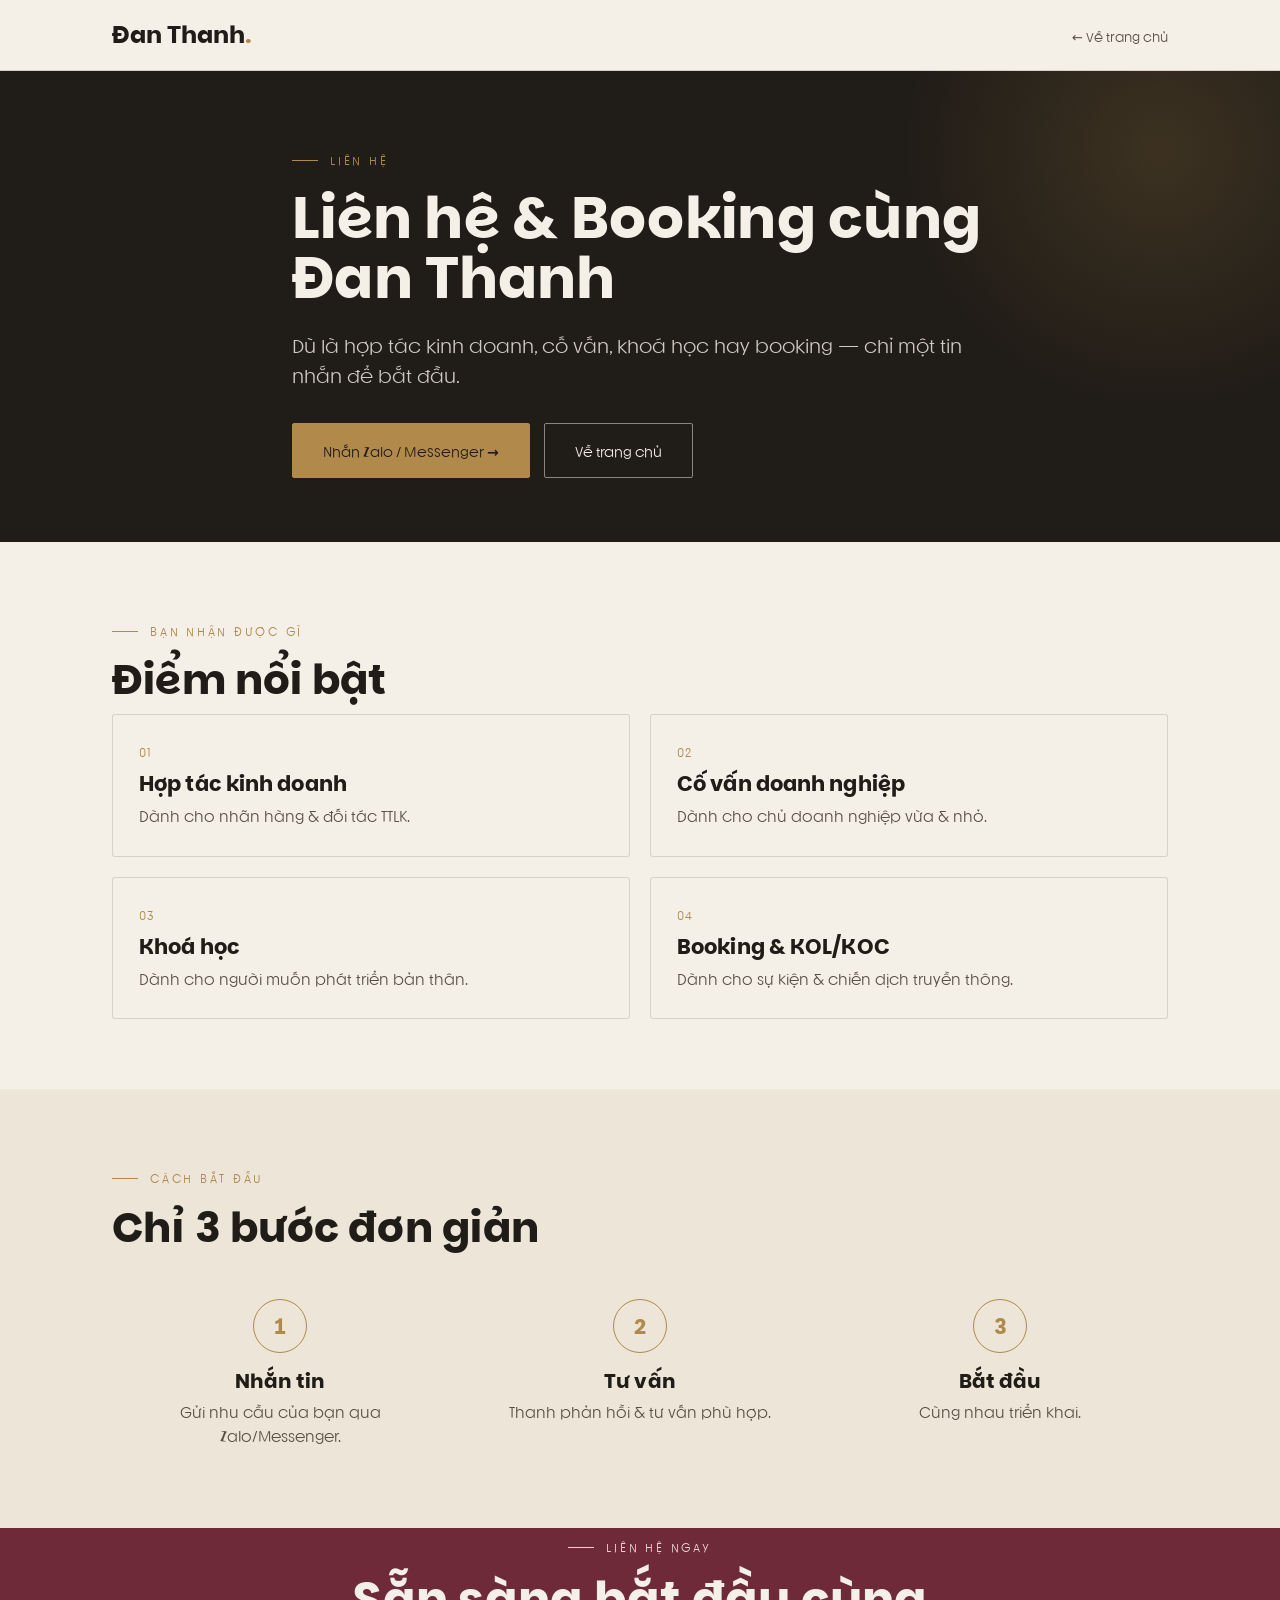
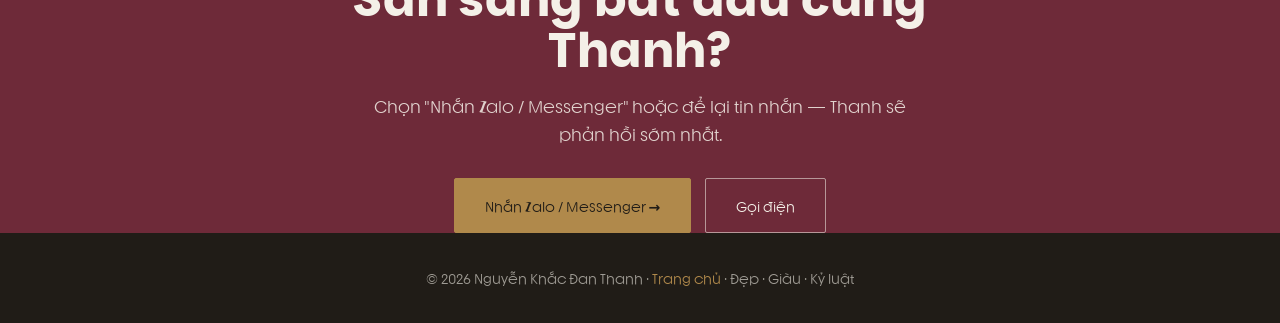
<file: detail.html>
<!DOCTYPE html>
<html lang="vi">
<head>
<meta charset="UTF-8" />
<meta name="viewport" content="width=device-width, initial-scale=1.0" />
<title>Đan Thanh — Chi tiết</title>
<meta name="description" content="Thông tin chi tiết về dịch vụ, sản phẩm và cơ hội hợp tác cùng Nguyễn Khắc Đan Thanh." />
<link rel="icon" href="data:image/svg+xml,%3Csvg xmlns='http://www.w3.org/2000/svg' viewBox='0 0 100 100'%3E%3Crect width='100' height='100' fill='%23201C17'/%3E%3Ctext x='50' y='70' font-family='Georgia,serif' font-size='56' font-weight='700' text-anchor='middle' fill='%23B0894B'%3EĐ%3C/text%3E%3C/svg%3E" />
<style>
@font-face{font-family:"Parkinsans";src:url("fonts/Parkinsans-Bold.ttf") format("truetype");font-weight:400 800;font-display:swap}
@font-face{font-family:"Youth";src:url("fonts/Youth-Regular.ttf") format("truetype");font-weight:400 600;font-display:swap}
:root{
  --porcelain:#f4f0e8;--porcelain-2:#ece5d8;--ink:#201c17;--ink-2:#574e44;
  --gold:#b0894b;--gold-deep:#8a6734;--wine:#6e2a39;--blush:#e7d6cd;--cream:#f4f0e8;
  --line:rgba(32,28,23,.14);--line-gold:rgba(176,137,75,.4);--max:1120px;
  --disp:"Parkinsans","Inter",system-ui,sans-serif;--body:"Youth","Inter",system-ui,sans-serif;
}
*{margin:0;padding:0;box-sizing:border-box}
html{scroll-behavior:smooth}
body{font-family:var(--body);background:var(--porcelain);color:var(--ink);line-height:1.6;-webkit-font-smoothing:antialiased;overflow-x:hidden}
.container{width:100%;max-width:var(--max);margin:0 auto;padding:0 32px}
a{color:inherit;text-decoration:none}
h1,h2,h3{font-family:var(--disp);font-weight:600;line-height:1.05;letter-spacing:.005em}
::selection{background:var(--gold);color:var(--ink)}
.eyebrow{font-family:var(--body);text-transform:uppercase;letter-spacing:.24em;font-size:.72rem;font-weight:600;color:var(--gold);display:inline-flex;align-items:center;gap:12px;margin-bottom:18px}
.eyebrow::before{content:"";width:26px;height:1px;background:var(--gold)}
.btn{display:inline-flex;align-items:center;gap:10px;padding:15px 30px;font-family:var(--body);font-weight:600;font-size:.88rem;transition:.25s;cursor:pointer;border:1.5px solid var(--gold);border-radius:2px}
.btn-gold{background:var(--gold);color:var(--ink);border-color:var(--gold)}
.btn-gold:hover{background:var(--gold-deep);color:var(--cream);transform:translateY(-2px)}
.btn-line{background:transparent;color:var(--ink)}
.btn-line:hover{background:var(--ink);color:var(--cream);border-color:var(--ink)}
.btn-line.on-dark{color:var(--cream);border-color:rgba(244,240,232,.5)}
.btn-line.on-dark:hover{background:var(--gold);border-color:var(--gold);color:var(--ink)}

/* header */
.site-header{position:sticky;top:0;z-index:60;background:rgba(244,240,232,.94);backdrop-filter:blur(12px);border-bottom:1px solid var(--line)}
.header-inner{display:flex;align-items:center;justify-content:space-between;height:70px}
.logo{font-family:var(--disp);font-size:1.5rem;font-weight:700}
.logo b{color:var(--gold)}
.back{font-size:.82rem;color:var(--ink-2);display:inline-flex;align-items:center;gap:8px}
.back:hover{color:var(--gold)}

/* hero */
.d-hero{background:var(--ink);color:var(--cream);padding:70px 0 64px;position:relative;overflow:hidden}
.d-hero::before{content:"";position:absolute;width:560px;height:560px;border-radius:50%;background:radial-gradient(circle,rgba(176,137,75,.2),transparent 65%);top:-200px;right:-160px}
.d-hero .inner{position:relative;z-index:2;max-width:760px}
.d-hero .eyebrow{color:var(--gold)}
.d-hero h1{font-size:clamp(2.2rem,5vw,3.6rem);margin-bottom:20px}
.d-hero .intro{font-size:1.18rem;color:rgba(244,240,232,.82);line-height:1.6;max-width:62ch}
.d-hero .actions{display:flex;gap:14px;flex-wrap:wrap;margin-top:34px}

/* price */
.pricebar{background:var(--porcelain-2);border-bottom:1px solid var(--line)}
.pricebar .inner{display:flex;align-items:center;gap:20px;flex-wrap:wrap;padding:24px 0}
.pricebar .now{font-family:var(--disp);font-size:2.2rem;font-weight:700;color:var(--wine)}
.pricebar .old{font-size:1.1rem;color:var(--ink-2);text-decoration:line-through}
.pricebar .save{background:var(--wine);color:var(--cream);font-size:.72rem;font-weight:600;letter-spacing:.06em;text-transform:uppercase;padding:6px 12px;border-radius:2px}
.pricebar .btn{margin-left:auto}

/* sections */
.sec{padding:70px 0}
.sec h2{font-size:clamp(1.8rem,4vw,2.6rem);margin-bottom:12px}
.sec .lead{color:var(--ink-2);max-width:60ch;margin-bottom:40px}
.sub-h{font-size:clamp(1.5rem,3.2vw,2.3rem);margin-bottom:26px}
.feat-list{display:grid;grid-template-columns:1fr 1fr;gap:0 48px;list-style:none}
.feat-list li{display:flex;gap:14px;align-items:flex-start;padding:17px 0;border-bottom:1px solid var(--line);font-size:1.08rem;color:var(--ink)}
.feat-list .tick{color:var(--gold);font-weight:700;flex:none}
.programs-grid{display:grid;grid-template-columns:repeat(3,1fr);gap:20px}
.pcard{border:1px solid var(--line);border-radius:3px;padding:30px 28px;background:var(--porcelain);transition:.25s}
.pcard:hover{border-color:var(--line-gold);box-shadow:0 18px 40px -26px rgba(32,28,23,.26)}
.pcard h3{font-size:1.4rem;margin-bottom:12px}
.pcard p{color:var(--ink-2);font-size:.98rem}
.flow{display:flex;flex-wrap:wrap;align-items:center;gap:12px}
.flow .node{border:1.5px solid var(--gold);color:var(--ink);padding:11px 20px;border-radius:999px;font-weight:600;font-size:.92rem;background:var(--porcelain)}
.flow .sep{color:var(--gold);font-weight:700;font-size:1.15rem}
.note{margin-top:26px;font-style:italic;color:var(--ink-2);font-size:1.04rem}
.benefits{display:grid;grid-template-columns:repeat(2,1fr);gap:20px}
.ben{border:1px solid var(--line);border-radius:3px;padding:28px 26px;background:var(--porcelain);transition:.25s}
.ben:hover{border-color:var(--line-gold);box-shadow:0 18px 40px -26px rgba(32,28,23,.26)}
.ben .num{font-family:var(--body);font-weight:600;font-size:.72rem;letter-spacing:.12em;text-transform:uppercase;color:var(--gold);margin-bottom:12px}
.ben h3{font-size:1.3rem;margin-bottom:8px}
.ben p{color:var(--ink-2);font-size:.95rem}

/* steps */
.steps{background:var(--porcelain-2)}
.steps-grid{display:grid;grid-template-columns:repeat(3,1fr);gap:24px;margin-top:40px}
.step{text-align:center;padding:10px}
.step .c{width:54px;height:54px;border-radius:50%;border:1.5px solid var(--gold);color:var(--gold);display:flex;align-items:center;justify-content:center;font-family:var(--disp);font-weight:700;font-size:1.3rem;margin:0 auto 18px}
.step h3{font-size:1.25rem;margin-bottom:8px}
.step p{color:var(--ink-2);font-size:.92rem;max-width:34ch;margin:0 auto}

/* contact */
.contact{background:var(--wine);color:var(--cream);text-align:center}
.contact .inner{max-width:640px;margin:0 auto}
.contact .eyebrow{color:var(--blush);justify-content:center}
.contact .eyebrow::before{background:var(--blush)}
.contact h2{color:var(--cream);font-size:clamp(2rem,4.5vw,3rem)}
.contact p{color:rgba(244,240,232,.85);margin:16px 0 32px;font-size:1.08rem}
.contact-actions{display:flex;gap:14px;justify-content:center;flex-wrap:wrap}
.contact .btn-gold{background:var(--gold);border-color:var(--gold)}
.contact .btn-gold:hover{background:var(--cream);border-color:var(--cream);color:var(--ink)}
.contact .btn-line{color:var(--cream);border-color:rgba(244,240,232,.55)}
.contact .btn-line:hover{background:var(--cream);color:var(--wine);border-color:var(--cream)}

/* footer */
.ft{background:var(--ink);color:rgba(244,240,232,.6);padding:34px 0;text-align:center;font-size:.85rem}
.ft a{color:var(--gold)}

@media(max-width:760px){
  .benefits,.steps-grid,.feat-list,.programs-grid{grid-template-columns:1fr}
  .pricebar .btn{margin-left:0;width:100%;justify-content:center}
}
</style>
</head>
<body>

<header class="site-header">
  <div class="container header-inner">
    <a href="index.html" class="logo">Đan Thanh<b>.</b></a>
    <a href="index.html" class="back">← Về trang chủ</a>
  </div>
</header>

<main id="app"></main>

<section class="contact" id="contact">
  <div class="container inner">
    <div class="eyebrow">Liên hệ ngay</div>
    <h2 id="cta-title">Sẵn sàng bắt đầu cùng Thanh?</h2>
    <p id="cta-sub">Để lại tin nhắn, Thanh sẽ phản hồi và tư vấn cho bạn trong thời gian sớm nhất.</p>
    <div class="contact-actions">
      <a href="#" class="btn btn-gold" data-zalo>Nhắn Zalo / Messenger →</a>
      <a href="tel:+84" class="btn btn-line">Gọi điện</a>
    </div>
  </div>
</section>

<footer class="ft">
  <div class="container">© <span id="year"></span> Nguyễn Khắc Đan Thanh · <a href="index.html">Trang chủ</a> · Đẹp · Giàu · Kỷ luật</div>
</footer>

<script>
document.getElementById('year').textContent=new Date().getFullYear();

const DATA={
 "hop-tac":{kind:"Hợp tác kinh doanh",title:"Cùng tạo ra giá trị lớn hơn",
  intro:"Thanh hợp tác với các thương hiệu, doanh nghiệp và cá nhân có sản phẩm tốt, tệp khách hàng phù hợp và mong muốn tăng trưởng dài hạn.",
  cta:{text:"Đề xuất hợp tác"},
  list:{heading:"Hình thức hợp tác",items:["Phân phối & phát triển sản phẩm","Affiliate / Revenue Sharing","Đồng triển khai chiến dịch bán hàng","Hợp tác nội dung & thương hiệu cá nhân","Kết nối đối tác và nguồn lực"]},
  flow:{heading:"Cách thức",steps:["Gửi đề xuất","Đánh giá mức độ phù hợp","Thống nhất mô hình & KPI","Triển khai"]}},

 "co-van":{kind:"Cố vấn",title:"Biến vấn đề phức tạp thành kế hoạch rõ ràng",
  intro:"Dành cho cá nhân, founder và doanh nghiệp đang cần một góc nhìn bên ngoài để xác định đúng vấn đề và hướng đi tiếp theo.",
  cta:{text:"Đặt lịch cố vấn"},
  list:{heading:"Nội dung cố vấn",items:["Chiến lược kinh doanh","Thương hiệu & định vị","Marketing & bán hàng","Thương hiệu cá nhân","Vận hành & quản trị công việc"]},
  flow:{heading:"Cách thức",steps:["Audit hiện trạng","Xác định vấn đề","Chọn ưu tiên","Xây chiến lược","Action Plan"]},
  note:"Có thể làm việc theo 1 buổi chuyên sâu, theo dự án hoặc đồng hành theo tháng."},

 "khoa-hoc":{kind:"Các khóa học",title:"Học theo lộ trình, không học lan man",
  intro:"Các chương trình tập trung vào 3 năng lực quan trọng: Tài chính – Ngoại ngữ – Kỷ luật.",
  cta:{text:"Xem các khóa học"},
  programs:[
   {name:"CFA Level 1 → 2 → 3",desc:"Lộ trình học, kiến thức trọng tâm, luyện đề và theo dõi tiến độ."},
   {name:"IELTS 3.0 → 8.0",desc:"Chia nhỏ từng giai đoạn để nâng Listening, Reading, Writing và Speaking."},
   {name:"Kỷ luật",desc:"Xây thói quen, quản lý thời gian, chống trì hoãn và hoàn thành mục tiêu."}],
  flow:{heading:"Cách học",steps:["Roadmap","Checklist","Practice","Tracking","Review"]}},

 "booking":{kind:"Booking",title:"Speaker · KOL/KOC · Brand Collaboration",
  intro:"Thanh nhận booking cho các sự kiện và chiến dịch phù hợp với hình ảnh cá nhân và định hướng nội dung.",
  cta:{text:"Gửi yêu cầu booking"},
  list:{heading:"Hình thức",items:["Diễn giả / Speaker","Workshop / Talkshow","Panel / Guest Speaker","KOL/KOC","Video / Social Content","Livestream","Brand Campaign"]},
  flow:{heading:"Cách thức",steps:["Gửi Brief","Xác nhận mức độ phù hợp","Chốt nội dung, timeline & deliverables","Báo giá","Triển khai"]}},

 "hoc-tap":{kind:"Đồ dùng chất lượng",title:"Đồ dùng học tập được Thanh tuyển chọn",
  intro:"Những món đồ giúp bạn tập trung, kỷ luật và học tập hiệu quả hơn mỗi ngày — đều được Thanh dùng và tin tưởng.",
  cta:{text:"Xem & đặt mua"},
  benefits:[
   {h:"Sổ kế hoạch & planner",p:"Công cụ lên kế hoạch và theo dõi mục tiêu mỗi ngày."},
   {h:"Dụng cụ viết cao cấp",p:"Bút, sổ và phụ kiện bàn làm việc chất lượng."},
   {h:"Thiết bị hỗ trợ",p:"Đèn học, giá đỡ, phụ kiện giúp tập trung hơn."},
   {h:"Đã kiểm chứng",p:"Chỉ giới thiệu món Thanh thật sự sử dụng."}],
  steps:[["Chọn món","Lướt qua các gợi ý được tuyển chọn."],["Nhắn tin","Hỏi thêm hoặc nhận link mua tốt nhất."],["Nhận hàng","Đặt mua và trải nghiệm."]]},

 "thoi-trang":{kind:"Đồ dùng chất lượng",title:"Thời trang & phụ kiện Thanh yêu thích",
  intro:"Phong cách tối giản, thanh lịch và bền đẹp — những món giúp bạn tự tin và cuốn hút hơn.",
  cta:{text:"Xem & đặt mua"},
  benefits:[
   {h:"Trang phục tối giản",p:"Dễ phối, hợp nhiều hoàn cảnh, tôn dáng."},
   {h:"Phụ kiện tinh tế",p:"Túi, trang sức và phụ kiện nâng tầm set đồ."},
   {h:"Chất liệu bền đẹp",p:"Ưu tiên chất lượng và độ bền theo thời gian."},
   {h:"Gu đã chọn lọc",p:"Theo phong cách riêng của Thanh."}],
  steps:[["Chọn món","Lướt qua các gợi ý được tuyển chọn."],["Nhắn tin","Hỏi size & nhận link mua tốt nhất."],["Nhận hàng","Đặt mua và trải nghiệm."]]},

 "my-pham":{kind:"Đồ dùng chất lượng",title:"Mỹ phẩm & chăm sóc da",
  intro:"Những sản phẩm làm đẹp Thanh tin dùng — an toàn, hiệu quả và phù hợp cho làn da Việt.",
  cta:{text:"Xem & đặt mua"},
  benefits:[
   {h:"Chăm sóc da",p:"Routine dưỡng da sáng khỏe từ cơ bản đến chuyên sâu."},
   {h:"Trang điểm",p:"Sản phẩm trang điểm tự nhiên, dễ dùng hằng ngày."},
   {h:"Thành phần an toàn",p:"Ưu tiên bảng thành phần lành tính, rõ nguồn gốc."},
   {h:"Đã trải nghiệm",p:"Review thật sau thời gian sử dụng."}],
  steps:[["Chọn món","Lướt qua các gợi ý được tuyển chọn."],["Nhắn tin","Hỏi tư vấn & nhận link mua tốt nhất."],["Nhận hàng","Đặt mua và trải nghiệm."]]},

 "suc-khoe":{kind:"Đồ dùng chất lượng",title:"Sức khoẻ & lối sống lành mạnh",
  intro:"Thực phẩm bổ sung và sản phẩm chăm sóc sức khoẻ giúp bạn khoẻ đẹp từ bên trong.",
  cta:{text:"Xem & đặt mua"},
  benefits:[
   {h:"Thực phẩm bổ sung",p:"Vitamin, collagen và các sản phẩm hỗ trợ sức khoẻ."},
   {h:"Dụng cụ tập luyện",p:"Phụ kiện giúp duy trì vận động mỗi ngày."},
   {h:"Nguồn gốc rõ ràng",p:"Ưu tiên thương hiệu uy tín, có kiểm định."},
   {h:"Đồng hành kỷ luật",p:"Kết hợp cùng thói quen sống lành mạnh."}],
  steps:[["Chọn món","Lướt qua các gợi ý được tuyển chọn."],["Nhắn tin","Hỏi tư vấn & nhận link mua tốt nhất."],["Nhận hàng","Đặt mua và trải nghiệm."]]},

 "sp-serum":{kind:"Sản phẩm",title:"Serum dưỡng sáng da",
  intro:"Dưỡng chất giúp làn da sáng mịn, đều màu và căng khoẻ — item không thể thiếu trong routine của Thanh.",
  price:{now:"349.000₫",old:"499.000₫",save:"-30%"},
  cta:{text:"Mua ngay"},
  benefits:[
   {h:"Dưỡng sáng rõ rệt",p:"Cải thiện tông da và vết thâm sau vài tuần."},
   {h:"Cấp ẩm sâu",p:"Giữ da căng mọng, mềm mịn suốt ngày dài."},
   {h:"Thành phần lành tính",p:"Phù hợp cả da nhạy cảm."},
   {h:"Cam kết chính hãng",p:"Sản phẩm chính hãng, đổi trả rõ ràng."}],
  steps:[["Chọn sản phẩm","Xem thông tin & công dụng."],["Đặt mua","Bấm Mua ngay hoặc nhắn Thanh."],["Nhận & dùng","Nhận hàng và bắt đầu routine."]]},

 "sp-sokettoan":{kind:"Sản phẩm",title:"Sổ kế hoạch kỷ luật 90 ngày",
  intro:"Người bạn đồng hành giúp bạn biến mục tiêu thành thói quen trong 90 ngày.",
  price:{now:"199.000₫",old:"259.000₫",save:"Hot"},
  cta:{text:"Mua ngay"},
  benefits:[
   {h:"Khung 90 ngày",p:"Lộ trình rõ ràng theo tuần và ngày."},
   {h:"Theo dõi thói quen",p:"Bảng habit tracker trực quan."},
   {h:"Trang phản tư",p:"Ghi lại tiến bộ và bài học mỗi tuần."},
   {h:"Thiết kế đẹp, bền",p:"Giấy tốt, bìa cứng, dùng lâu dài."}],
  steps:[["Chọn sản phẩm","Xem thông tin & công dụng."],["Đặt mua","Bấm Mua ngay hoặc nhắn Thanh."],["Bắt đầu","Lên kế hoạch 90 ngày của bạn."]]},

 "sp-tui":{kind:"Sản phẩm",title:"Túi tote da tối giản",
  intro:"Thiết kế thanh lịch, dung tích rộng — phù hợp đi làm, đi học và mọi hoàn cảnh.",
  price:{now:"589.000₫",old:"790.000₫",save:"Mới"},
  cta:{text:"Mua ngay"},
  benefits:[
   {h:"Da bền đẹp",p:"Chất liệu cao cấp, form dáng chắc chắn."},
   {h:"Tối giản, dễ phối",p:"Hợp nhiều phong cách và trang phục."},
   {h:"Ngăn rộng tiện lợi",p:"Đựng laptop, sổ sách và vật dụng hằng ngày."},
   {h:"Cam kết chính hãng",p:"Sản phẩm chính hãng, đổi trả rõ ràng."}],
  steps:[["Chọn sản phẩm","Xem thông tin & công dụng."],["Đặt mua","Bấm Mua ngay hoặc nhắn Thanh."],["Nhận hàng","Nhận và sử dụng."]]},

 "sp-collagen":{kind:"Sản phẩm",title:"Viên uống collagen",
  intro:"Bổ sung collagen giúp da căng mịn, tóc và móng chắc khoẻ từ bên trong.",
  price:{now:"459.000₫",old:"620.000₫",save:"Best"},
  cta:{text:"Mua ngay"},
  benefits:[
   {h:"Đẹp từ bên trong",p:"Hỗ trợ da căng mịn, giảm lão hoá."},
   {h:"Tóc & móng khoẻ",p:"Bổ sung dưỡng chất thiết yếu mỗi ngày."},
   {h:"Dễ uống, tiện lợi",p:"Liều dùng đơn giản, phù hợp lịch bận rộn."},
   {h:"Nguồn gốc rõ ràng",p:"Thương hiệu uy tín, có kiểm định."}],
  steps:[["Chọn sản phẩm","Xem thông tin & công dụng."],["Đặt mua","Bấm Mua ngay hoặc nhắn Thanh."],["Nhận & dùng","Nhận hàng và dùng đều đặn."]]},

 "san-pham":{kind:"Sản phẩm",title:"Tất cả sản phẩm tuyển chọn",
  intro:"Toàn bộ sản phẩm Thanh dùng và tin tưởng — chia theo từng nhóm để bạn dễ chọn.",
  cta:{text:"Nhắn Thanh để được tư vấn"},
  benefits:[
   {h:"Mỹ phẩm",p:"Chăm sóc da & trang điểm an toàn, hiệu quả."},
   {h:"Học tập",p:"Planner, sổ sách và dụng cụ tập trung."},
   {h:"Thời trang",p:"Trang phục & phụ kiện tối giản, thanh lịch."},
   {h:"Sức khoẻ",p:"Thực phẩm bổ sung & dụng cụ tập luyện."}],
  steps:[["Chọn nhóm","Xác định bạn cần gì."],["Nhắn tin","Nhận tư vấn & link mua tốt nhất."],["Nhận hàng","Đặt mua và trải nghiệm."]]},

 "chia-se":{kind:"Chia sẻ",title:"Chia sẻ hằng ngày cùng Đan Thanh",
  intro:"Mỗi ngày một bài học ngắn về kỷ luật, tài chính và lối sống đẹp — theo dõi để không bỏ lỡ.",
  cta:{text:"Theo dõi Thanh"},
  benefits:[
   {h:"Kỷ luật mỗi ngày",p:"Thói quen nhỏ tạo ra thay đổi lớn."},
   {h:"Tài chính thông minh",p:"Mẹo quản lý tiền dễ áp dụng."},
   {h:"Lối sống đẹp",p:"Chăm sóc bản thân từ trong ra ngoài."},
   {h:"Cộng đồng cùng tiến",p:"Đồng hành cùng hàng nghìn người."}],
  steps:[["Theo dõi","Kết nối trên các nền tảng của Thanh."],["Học mỗi ngày","Nhận chia sẻ & cảm hứng thường xuyên."],["Hành động","Áp dụng và chia sẻ kết quả."]]},

 "lien-he":{kind:"Liên hệ",title:"Liên hệ & Booking cùng Đan Thanh",
  intro:"Dù là hợp tác kinh doanh, cố vấn, khoá học hay booking — chỉ một tin nhắn để bắt đầu.",
  cta:{text:"Nhắn Zalo / Messenger"},
  benefits:[
   {h:"Hợp tác kinh doanh",p:"Dành cho nhãn hàng & đối tác TTLK."},
   {h:"Cố vấn doanh nghiệp",p:"Dành cho chủ doanh nghiệp vừa & nhỏ."},
   {h:"Khoá học",p:"Dành cho người muốn phát triển bản thân."},
   {h:"Booking & KOL/KOC",p:"Dành cho sự kiện & chiến dịch truyền thông."}],
  steps:[["Nhắn tin","Gửi nhu cầu của bạn qua Zalo/Messenger."],["Tư vấn","Thanh phản hồi & tư vấn phù hợp."],["Bắt đầu","Cùng nhau triển khai."]]}
};

function esc(s){return (s||"").replace(/&/g,"&amp;").replace(/</g,"&lt;").replace(/>/g,"&gt;");}
function getSlug(){return new URLSearchParams(location.search).get("item")||"lien-he";}
const d=DATA[getSlug()]||DATA["lien-he"];
document.title="Đan Thanh — "+d.title;

let html="";
html+=`<section class="d-hero"><div class="container inner">
  <div class="eyebrow">${esc(d.kind)}</div>
  <h1>${esc(d.title)}</h1>
  <p class="intro">${esc(d.intro)}</p>
  <div class="actions"><a href="#contact" class="btn btn-gold">${esc(d.cta.text)} →</a>
  <a href="index.html" class="btn btn-line on-dark">Về trang chủ</a></div>
</div></section>`;

if(d.price){html+=`<div class="pricebar"><div class="container inner">
  <span class="now">${esc(d.price.now)}</span>${d.price.old?`<span class="old">${esc(d.price.old)}</span>`:""}
  ${d.price.save?`<span class="save">${esc(d.price.save)}</span>`:""}
  <a href="#contact" class="btn btn-gold">${esc(d.cta.text)} →</a></div></div>`;}

if(d.list){html+=`<section class="sec"><div class="container">
  <h2 class="sub-h">${esc(d.list.heading)}</h2>
  <ul class="feat-list">`+d.list.items.map(it=>`<li><span class="tick">✓</span><span>${esc(it)}</span></li>`).join("")+`</ul></div></section>`;}

if(d.programs){html+=`<section class="sec"><div class="container">
  <h2 class="sub-h">Chương trình đào tạo</h2>
  <div class="programs-grid">`+d.programs.map(p=>`<div class="pcard"><h3>${esc(p.name)}</h3><p>${esc(p.desc)}</p></div>`).join("")+`</div></div></section>`;}

if(d.flow){html+=`<section class="sec steps"><div class="container">
  <h2 class="sub-h">${esc(d.flow.heading)}</h2>
  <div class="flow">`+d.flow.steps.map((s,i)=>`${i?'<span class="sep">→</span>':''}<span class="node">${esc(s)}</span>`).join("")+`</div>`+(d.note?`<p class="note">${esc(d.note)}</p>`:"")+`</div></section>`;}

if(d.benefits){html+=`<section class="sec"><div class="container">
  <div class="eyebrow">Bạn nhận được gì</div><h2>Điểm nổi bật</h2>
  <div class="benefits">`+d.benefits.map((b,i)=>`<div class="ben"><div class="num">0${i+1}</div><h3>${esc(b.h)}</h3><p>${esc(b.p)}</p></div>`).join("")+`</div></div></section>`;}

if(d.steps){html+=`<section class="sec steps"><div class="container">
  <div class="eyebrow">Cách bắt đầu</div><h2>Chỉ 3 bước đơn giản</h2>
  <div class="steps-grid">`+d.steps.map((s,i)=>`<div class="step"><div class="c">${i+1}</div><h3>${esc(s[0])}</h3><p>${esc(s[1])}</p></div>`).join("")+`</div></div></section>`;}

document.getElementById("app").innerHTML=html;
document.getElementById("cta-sub").textContent="Chọn \""+d.cta.text+"\" hoặc để lại tin nhắn — Thanh sẽ phản hồi sớm nhất.";
</script>
</body>
</html>
</file>
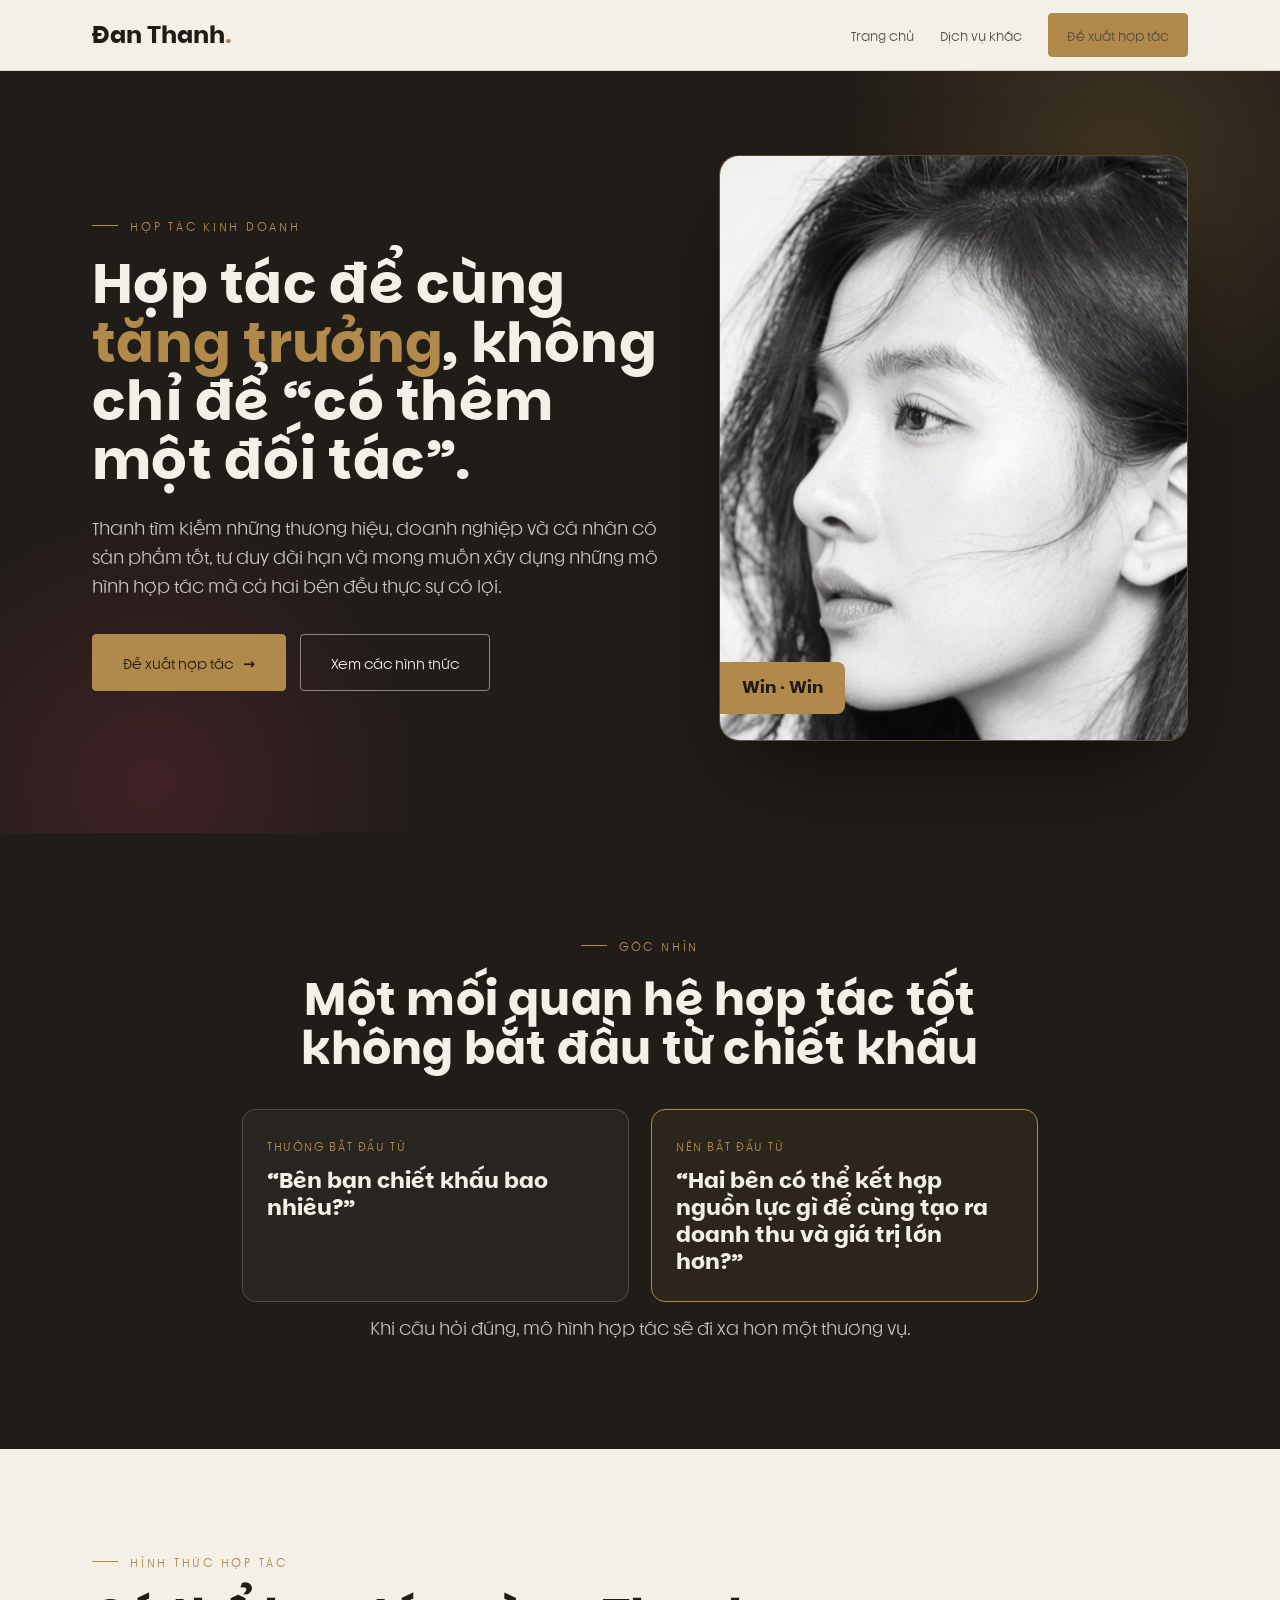
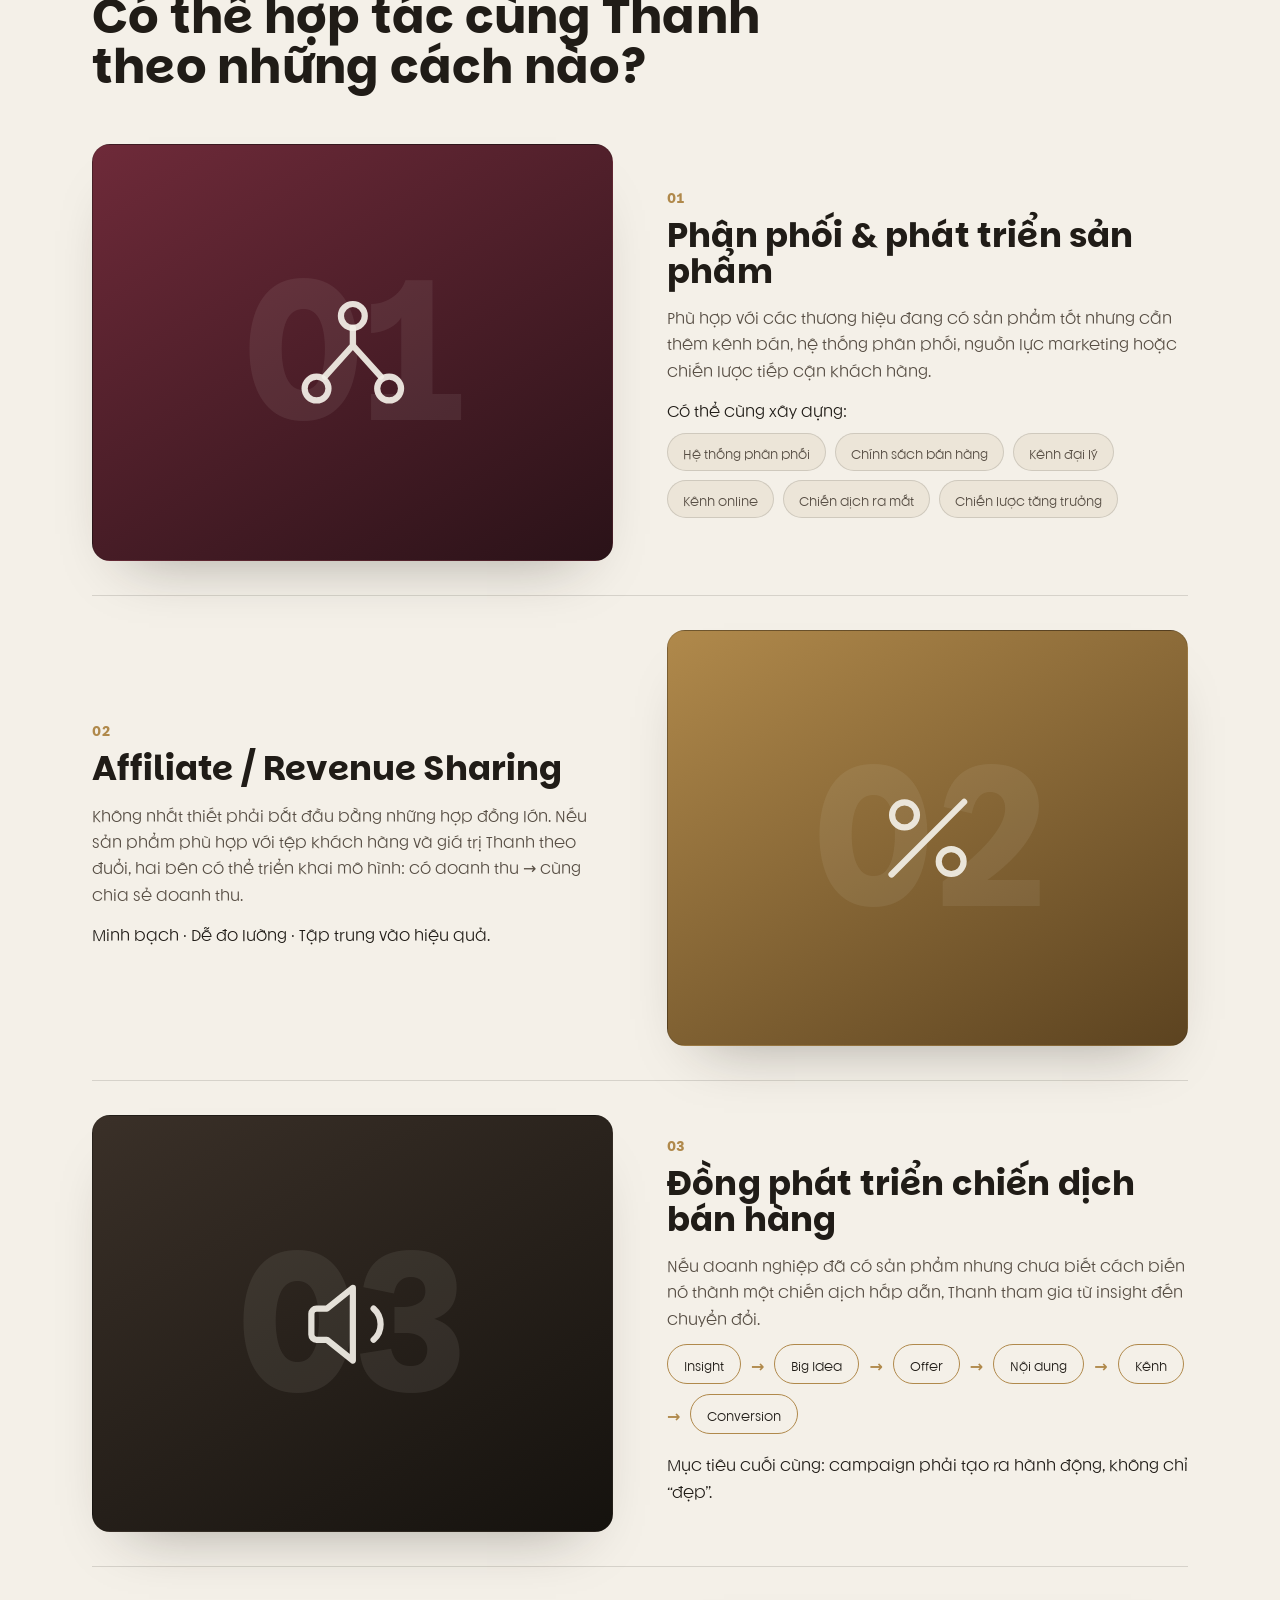
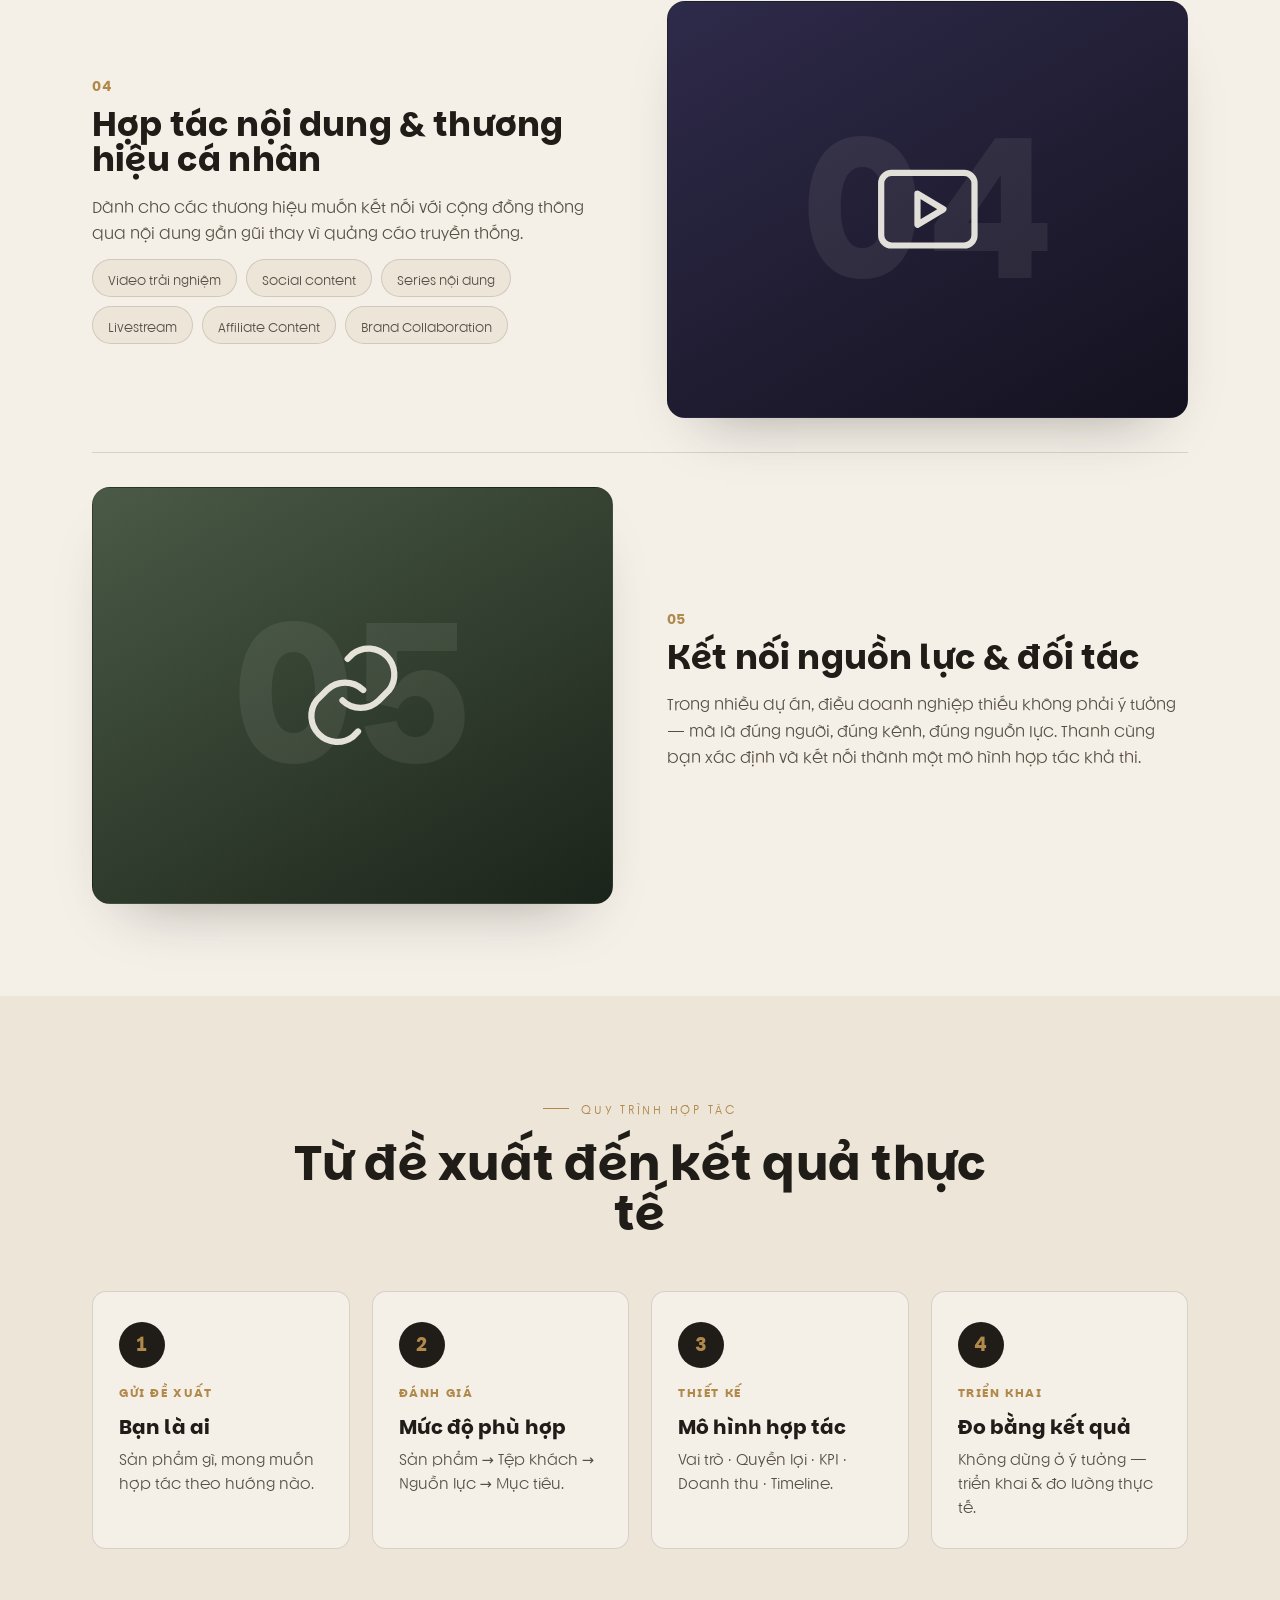
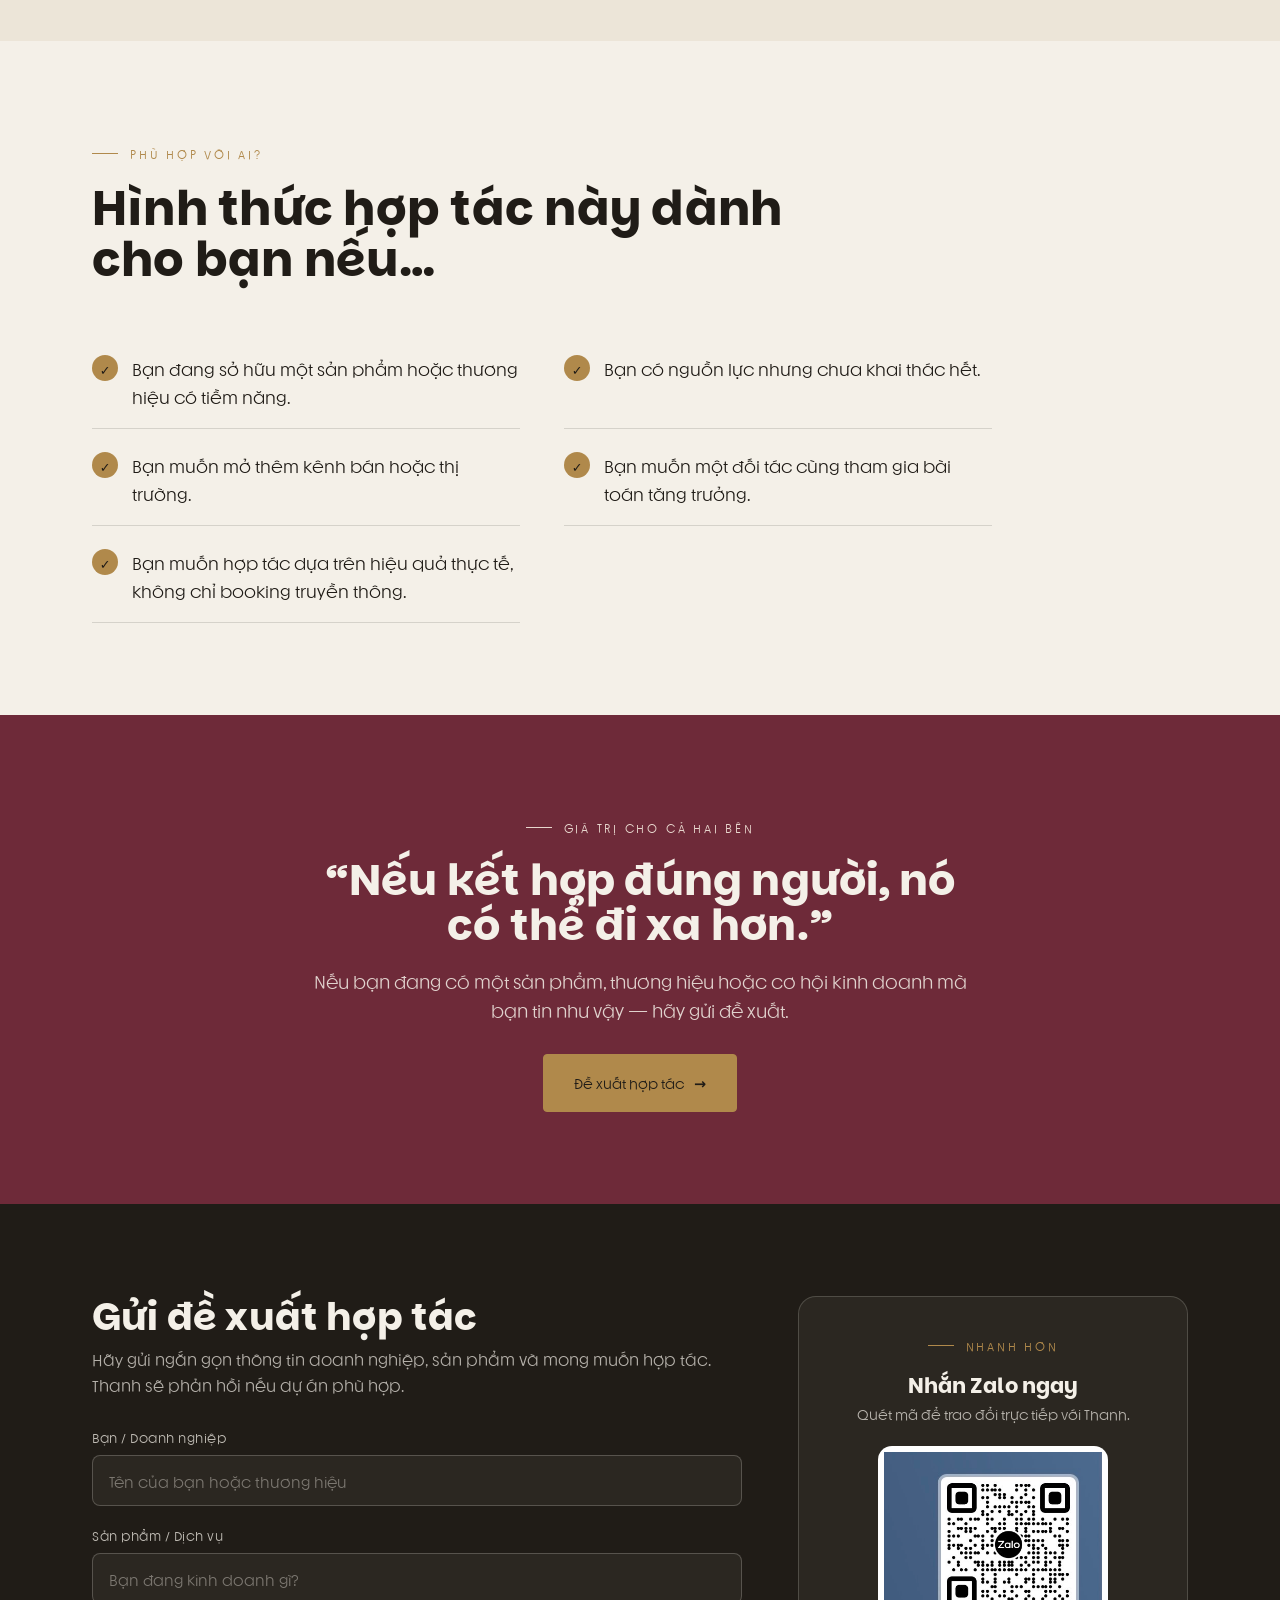
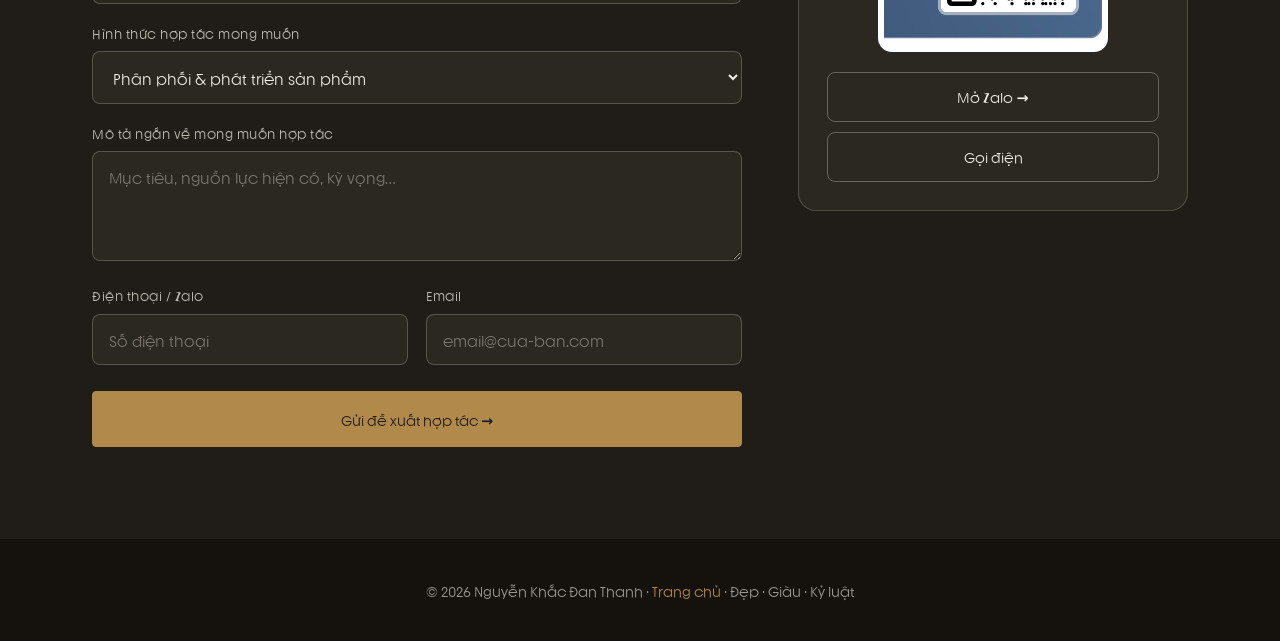
<file: hop-tac.html>
<!DOCTYPE html>
<html lang="vi">
<head>
<meta charset="UTF-8" />
<meta name="viewport" content="width=device-width, initial-scale=1.0" />
<title>Hợp tác kinh doanh · Đan Thanh</title>
<meta name="description" content="Hợp tác để cùng tăng trưởng — phân phối sản phẩm, affiliate, đồng phát triển chiến dịch, hợp tác nội dung và kết nối nguồn lực cùng Nguyễn Khắc Đan Thanh." />
<link rel="icon" href="data:image/svg+xml,%3Csvg xmlns='http://www.w3.org/2000/svg' viewBox='0 0 100 100'%3E%3Crect width='100' height='100' fill='%23201C17'/%3E%3Ctext x='50' y='70' font-family='Georgia,serif' font-size='56' font-weight='700' text-anchor='middle' fill='%23B0894B'%3EĐ%3C/text%3E%3C/svg%3E" />
<link rel="preconnect" href="https://fonts.googleapis.com" />
<link rel="stylesheet" href="landing.css" />
</head>
<body>
<header class="site-header">
  <div class="container header-inner">
    <a href="index.html" class="logo">Đan Thanh<b>.</b></a>
    <nav class="hnav">
      <a href="index.html">Trang chủ</a>
      <a href="index.html#services">Dịch vụ khác</a>
      <a href="#form" class="btn btn-gold">Đề xuất hợp tác</a>
    </nav>
  </div>
</header>

<!-- HERO -->
<section class="lp-hero">
  <span class="glow"></span><span class="glow b"></span>
  <div class="container lp-hero-grid">
    <div class="reveal">
      <div class="eyebrow on-dark">Hợp tác kinh doanh</div>
      <h1>Hợp tác để cùng <span class="hl">tăng trưởng</span>, không chỉ để “có thêm một đối tác”.</h1>
      <p class="lead">Thanh tìm kiếm những thương hiệu, doanh nghiệp và cá nhân có sản phẩm tốt, tư duy dài hạn và mong muốn xây dựng những mô hình hợp tác mà cả hai bên đều thực sự có lợi.</p>
      <div class="actions">
        <a href="#form" class="btn btn-gold">Đề xuất hợp tác <span class="arw">→</span></a>
        <a href="#services" class="btn btn-line on-dark">Xem các hình thức</a>
      </div>
    </div>
    <div class="hero-visual reveal">
      <img src="images/hero.jpg" alt="Nguyễn Khắc Đan Thanh" onerror="this.remove()" />
      <span class="ribbon">Win · Win</span>
    </div>
  </div>
</section>

<!-- PAIN POINT -->
<section class="section pain">
  <div class="container wrap reveal">
    <div class="eyebrow on-dark">Góc nhìn</div>
    <h2>Một mối quan hệ hợp tác tốt không bắt đầu từ chiết khấu</h2>
    <div class="vs">
      <div class="q"><div class="tag">Thường bắt đầu từ</div><p>“Bên bạn chiết khấu bao nhiêu?”</p></div>
      <div class="q good"><div class="tag">Nên bắt đầu từ</div><p>“Hai bên có thể kết hợp nguồn lực gì để cùng tạo ra doanh thu và giá trị lớn hơn?”</p></div>
    </div>
    <p>Khi câu hỏi đúng, mô hình hợp tác sẽ đi xa hơn một thương vụ.</p>
  </div>
</section>

<!-- SERVICE -->
<section class="section" id="services">
  <div class="container">
    <div class="sec-head reveal">
      <div class="eyebrow">Hình thức hợp tác</div>
      <h2>Có thể hợp tác cùng Thanh theo những cách nào?</h2>
    </div>

    <div class="svc-row reveal">
      <div class="svc-txt">
        <div class="num">01</div>
        <h3>Phân phối &amp; phát triển sản phẩm</h3>
        <p>Phù hợp với các thương hiệu đang có sản phẩm tốt nhưng cần thêm kênh bán, hệ thống phân phối, nguồn lực marketing hoặc chiến lược tiếp cận khách hàng.</p>
        <div class="mini">Có thể cùng xây dựng:</div>
        <div class="chips"><span>Hệ thống phân phối</span><span>Chính sách bán hàng</span><span>Kênh đại lý</span><span>Kênh online</span><span>Chiến dịch ra mắt</span><span>Chiến lược tăng trưởng</span></div>
      </div>
      <div class="svc-art art-a"><span class="ghost">01</span><span class="ic"><svg viewBox="0 0 24 24"><circle cx="12" cy="5" r="2.3"/><circle cx="5" cy="19" r="2.3"/><circle cx="19" cy="19" r="2.3"/><path d="M12 7.3v3.4M12 10.7l-5.4 6M12 10.7l5.4 6"/></svg></span></div>
    </div>

    <div class="svc-row reveal">
      <div class="svc-txt">
        <div class="num">02</div>
        <h3>Affiliate / Revenue Sharing</h3>
        <p>Không nhất thiết phải bắt đầu bằng những hợp đồng lớn. Nếu sản phẩm phù hợp với tệp khách hàng và giá trị Thanh theo đuổi, hai bên có thể triển khai mô hình: có doanh thu → cùng chia sẻ doanh thu.</p>
        <p class="mini">Minh bạch · Dễ đo lường · Tập trung vào hiệu quả.</p>
      </div>
      <div class="svc-art art-c"><span class="ghost">02</span><span class="ic"><svg viewBox="0 0 24 24"><path d="M19 5 5 19"/><circle cx="7.5" cy="7.5" r="2.4"/><circle cx="16.5" cy="16.5" r="2.4"/></svg></span></div>
    </div>

    <div class="svc-row reveal">
      <div class="svc-txt">
        <div class="num">03</div>
        <h3>Đồng phát triển chiến dịch bán hàng</h3>
        <p>Nếu doanh nghiệp đã có sản phẩm nhưng chưa biết cách biến nó thành một chiến dịch hấp dẫn, Thanh tham gia từ insight đến chuyển đổi.</p>
        <div class="flowline"><span class="n">Insight</span><span class="s">→</span><span class="n">Big Idea</span><span class="s">→</span><span class="n">Offer</span><span class="s">→</span><span class="n">Nội dung</span><span class="s">→</span><span class="n">Kênh</span><span class="s">→</span><span class="n">Conversion</span></div>
        <p class="mini" style="margin-top:16px">Mục tiêu cuối cùng: campaign phải tạo ra hành động, không chỉ “đẹp”.</p>
      </div>
      <div class="svc-art art-b"><span class="ghost">03</span><span class="ic"><svg viewBox="0 0 24 24"><path d="M4 10v4a1 1 0 0 0 1 1h2l5 4V5L7 9H5a1 1 0 0 0-1 1z"/><path d="M16 9a4 4 0 0 1 0 6"/></svg></span></div>
    </div>

    <div class="svc-row reveal">
      <div class="svc-txt">
        <div class="num">04</div>
        <h3>Hợp tác nội dung &amp; thương hiệu cá nhân</h3>
        <p>Dành cho các thương hiệu muốn kết nối với cộng đồng thông qua nội dung gần gũi thay vì quảng cáo truyền thống.</p>
        <div class="chips"><span>Video trải nghiệm</span><span>Social content</span><span>Series nội dung</span><span>Livestream</span><span>Affiliate Content</span><span>Brand Collaboration</span></div>
      </div>
      <div class="svc-art art-e"><span class="ghost">04</span><span class="ic"><svg viewBox="0 0 24 24"><rect x="3" y="5" width="18" height="14" rx="2"/><path d="M10 9l5 3-5 3z"/></svg></span></div>
    </div>

    <div class="svc-row reveal">
      <div class="svc-txt">
        <div class="num">05</div>
        <h3>Kết nối nguồn lực &amp; đối tác</h3>
        <p>Trong nhiều dự án, điều doanh nghiệp thiếu không phải ý tưởng — mà là đúng người, đúng kênh, đúng nguồn lực. Thanh cùng bạn xác định và kết nối thành một mô hình hợp tác khả thi.</p>
      </div>
      <div class="svc-art art-d"><span class="ghost">05</span><span class="ic"><svg viewBox="0 0 24 24"><path d="M10 13a5 5 0 0 0 7 0l2-2a5 5 0 0 0-7-7l-1 1"/><path d="M14 11a5 5 0 0 0-7 0l-2 2a5 5 0 0 0 7 7l1-1"/></svg></span></div>
    </div>
  </div>
</section>

<!-- HOW IT WORKS -->
<section class="section hiw">
  <div class="container">
    <div class="sec-head center reveal">
      <div class="eyebrow" style="justify-content:center">Quy trình hợp tác</div>
      <h2>Từ đề xuất đến kết quả thực tế</h2>
    </div>
    <div class="hiw-grid stagger reveal">
      <div class="hiw-step"><div class="c">1</div><div class="st">Gửi đề xuất</div><h3>Bạn là ai</h3><p>Sản phẩm gì, mong muốn hợp tác theo hướng nào.</p></div>
      <div class="hiw-step"><div class="c">2</div><div class="st">Đánh giá</div><h3>Mức độ phù hợp</h3><p>Sản phẩm → Tệp khách → Nguồn lực → Mục tiêu.</p></div>
      <div class="hiw-step"><div class="c">3</div><div class="st">Thiết kế</div><h3>Mô hình hợp tác</h3><p>Vai trò · Quyền lợi · KPI · Doanh thu · Timeline.</p></div>
      <div class="hiw-step"><div class="c">4</div><div class="st">Triển khai</div><h3>Đo bằng kết quả</h3><p>Không dừng ở ý tưởng — triển khai & đo lường thực tế.</p></div>
    </div>
  </div>
</section>

<!-- WHO -->
<section class="section">
  <div class="container">
    <div class="sec-head reveal">
      <div class="eyebrow">Phù hợp với ai?</div>
      <h2>Hình thức hợp tác này dành cho bạn nếu…</h2>
    </div>
    <ul class="who-grid stagger reveal">
      <li><span class="tick">✓</span>Bạn đang sở hữu một sản phẩm hoặc thương hiệu có tiềm năng.</li>
      <li><span class="tick">✓</span>Bạn có nguồn lực nhưng chưa khai thác hết.</li>
      <li><span class="tick">✓</span>Bạn muốn mở thêm kênh bán hoặc thị trường.</li>
      <li><span class="tick">✓</span>Bạn muốn một đối tác cùng tham gia bài toán tăng trưởng.</li>
      <li><span class="tick">✓</span>Bạn muốn hợp tác dựa trên hiệu quả thực tế, không chỉ booking truyền thông.</li>
    </ul>
  </div>
</section>

<!-- MID CTA -->
<section class="section midcta">
  <div class="container wrap reveal">
    <div class="eyebrow">Giá trị cho cả hai bên</div>
    <h2>“Nếu kết hợp đúng người, nó có thể đi xa hơn.”</h2>
    <p>Nếu bạn đang có một sản phẩm, thương hiệu hoặc cơ hội kinh doanh mà bạn tin như vậy — hãy gửi đề xuất.</p>
    <a href="#form" class="btn btn-gold">Đề xuất hợp tác <span class="arw">→</span></a>
  </div>
</section>

<!-- FORM -->
<section class="section lp-contact" id="form">
  <div class="container contact-grid">
    <form class="lp-form reveal" name="hop-tac" method="POST" data-netlify="true" netlify-honeypot="bot-field">
      <input type="hidden" name="form-name" value="hop-tac" />
      <p hidden><label>Bỏ trống: <input name="bot-field" /></label></p>
      <h2>Gửi đề xuất hợp tác</h2>
      <p class="micro">Hãy gửi ngắn gọn thông tin doanh nghiệp, sản phẩm và mong muốn hợp tác. Thanh sẽ phản hồi nếu dự án phù hợp.</p>
      <div class="field"><label>Bạn / Doanh nghiệp</label><input name="doanh-nghiep" placeholder="Tên của bạn hoặc thương hiệu" required /></div>
      <div class="field"><label>Sản phẩm / Dịch vụ</label><input name="san-pham" placeholder="Bạn đang kinh doanh gì?" required /></div>
      <div class="field"><label>Hình thức hợp tác mong muốn</label>
        <select name="hinh-thuc">
          <option>Phân phối &amp; phát triển sản phẩm</option>
          <option>Affiliate / Revenue Sharing</option>
          <option>Đồng phát triển chiến dịch bán hàng</option>
          <option>Hợp tác nội dung &amp; thương hiệu cá nhân</option>
          <option>Kết nối nguồn lực &amp; đối tác</option>
          <option>Chưa rõ — cần tư vấn</option>
        </select>
      </div>
      <div class="field"><label>Mô tả ngắn về mong muốn hợp tác</label><textarea name="mo-ta" placeholder="Mục tiêu, nguồn lực hiện có, kỳ vọng…"></textarea></div>
      <div class="field-row">
        <div class="field"><label>Điện thoại / Zalo</label><input name="lien-he" placeholder="Số điện thoại" required /></div>
        <div class="field"><label>Email</label><input type="email" name="email" placeholder="email@cua-ban.com" /></div>
      </div>
      <button type="submit" class="btn btn-gold">Gửi đề xuất hợp tác →</button>
    </form>
    <aside class="qr-card reveal">
      <div class="eyebrow on-dark">Nhanh hơn</div>
      <h3>Nhắn Zalo ngay</h3>
      <p>Quét mã để trao đổi trực tiếp với Thanh.</p>
      <div class="qr"><img src="images/zalo-qr.jpg" alt="Zalo QR Đan Thanh" /></div>
      <div class="alt">
        <a href="#" data-zalo>Mở Zalo →</a>
        <a href="tel:+84" data-tel>Gọi điện</a>
      </div>
    </aside>
  </div>
</section>

<footer class="lp-footer">
  <div class="container">© <span id="year"></span> Nguyễn Khắc Đan Thanh · <a href="index.html">Trang chủ</a> · Đẹp · Giàu · Kỷ luật</div>
</footer>
<script src="landing.js"></script>
</body>
</html>
</file>
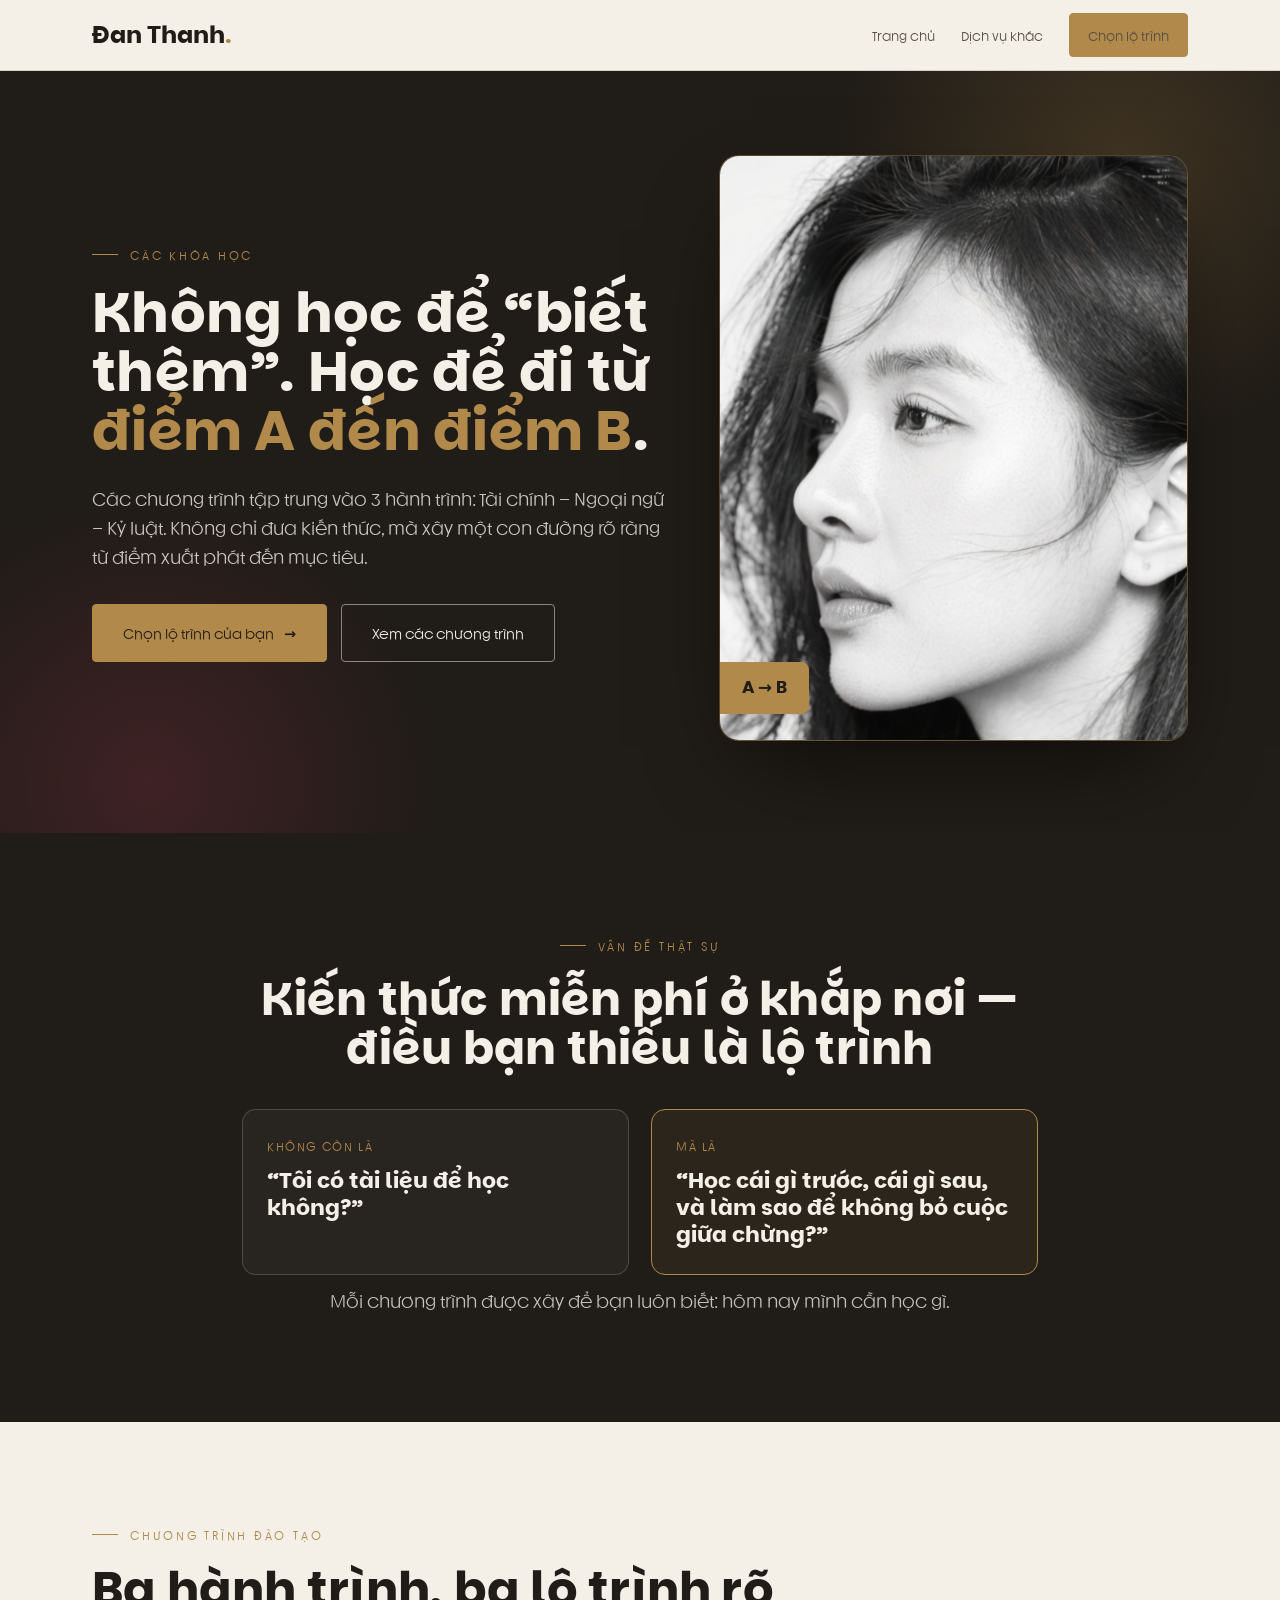
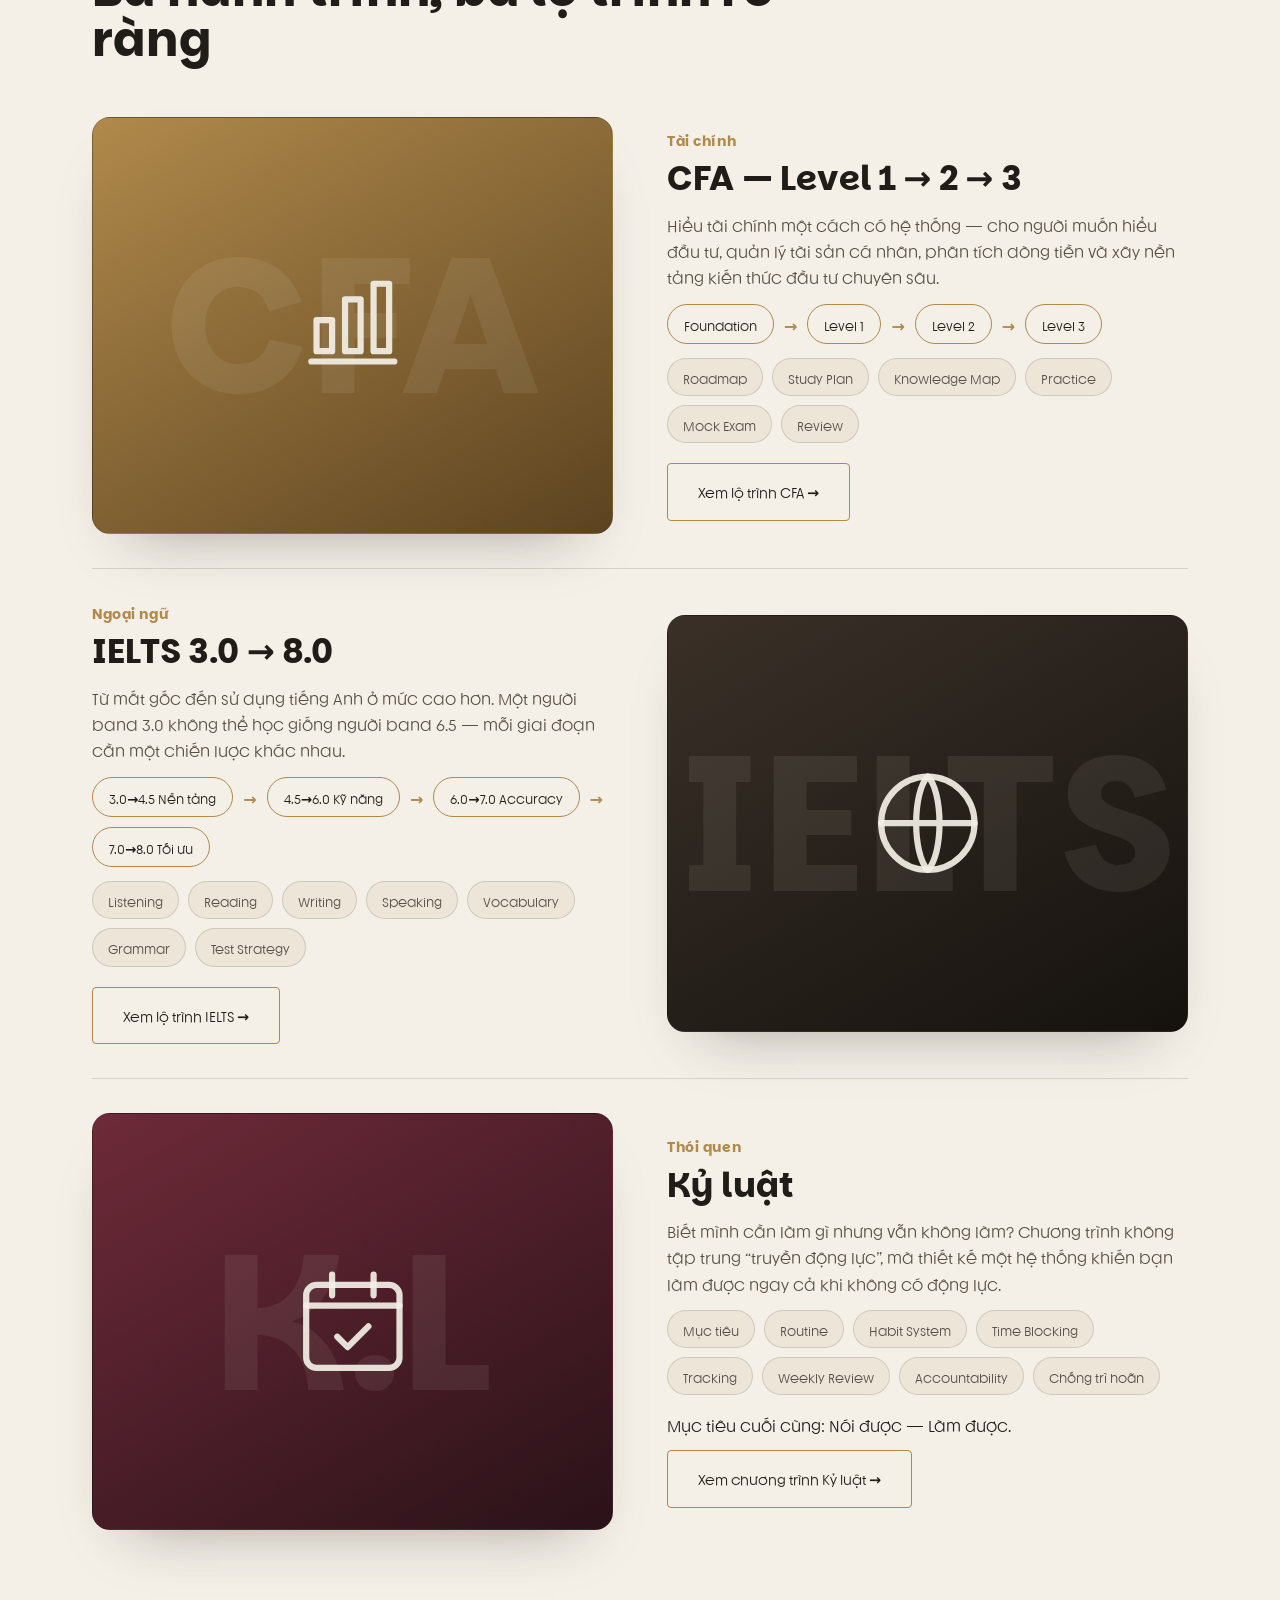
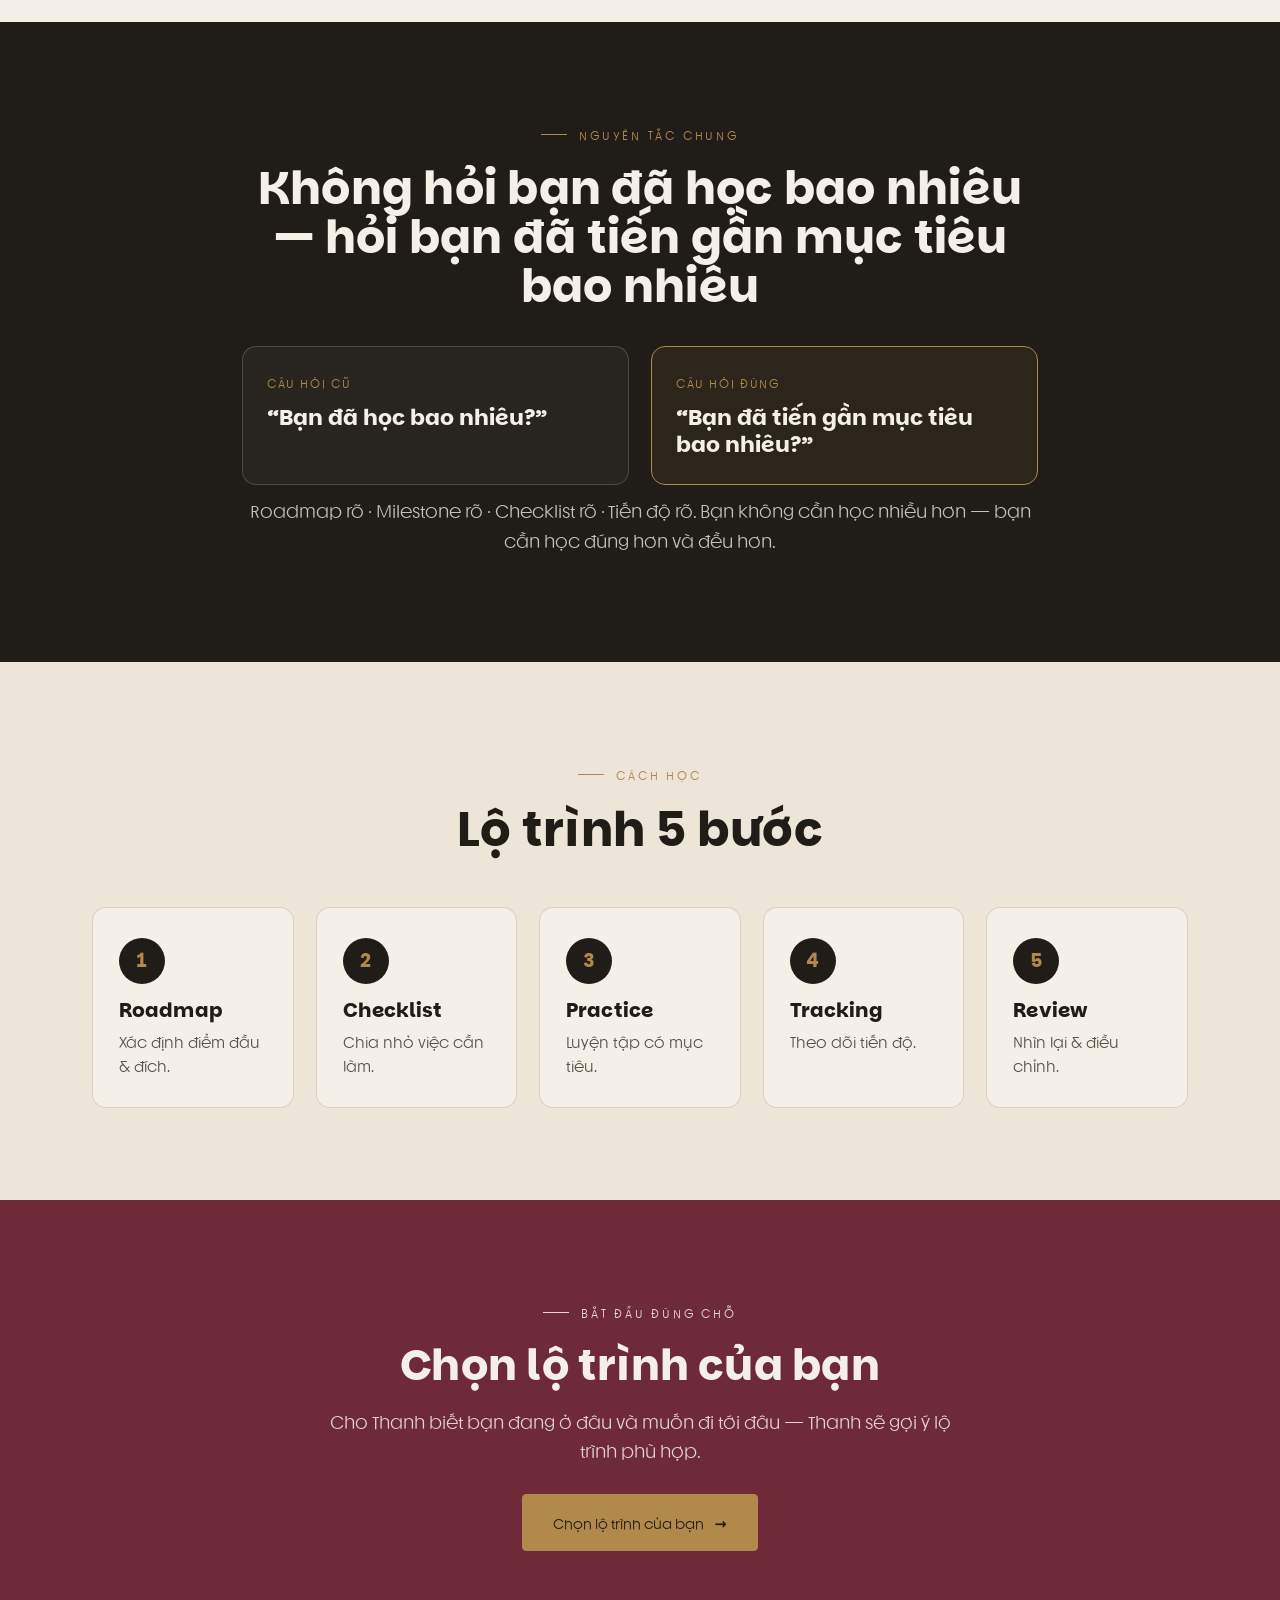
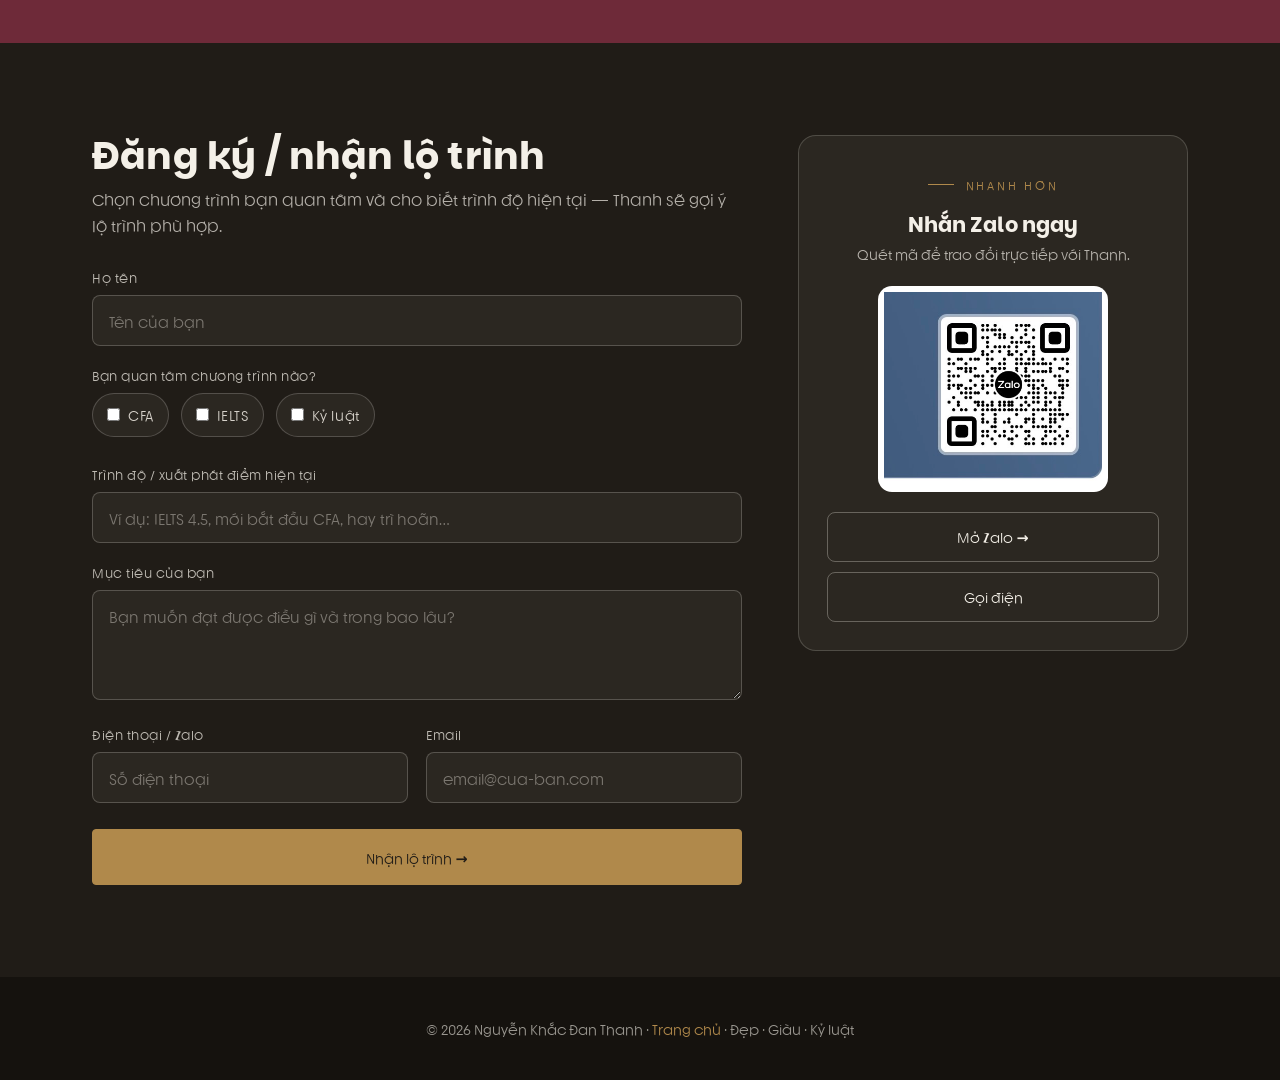
<file: khoa-hoc.html>
<!DOCTYPE html>
<html lang="vi">
<head>
<meta charset="UTF-8" />
<meta name="viewport" content="width=device-width, initial-scale=1.0" />
<title>Các khóa học · Đan Thanh</title>
<meta name="description" content="Học theo lộ trình, không học lan man — CFA, IELTS 3.0→8.0 và Kỷ luật. Roadmap rõ, milestone rõ, tiến độ rõ cùng Nguyễn Khắc Đan Thanh." />
<link rel="icon" href="data:image/svg+xml,%3Csvg xmlns='http://www.w3.org/2000/svg' viewBox='0 0 100 100'%3E%3Crect width='100' height='100' fill='%23201C17'/%3E%3Ctext x='50' y='70' font-family='Georgia,serif' font-size='56' font-weight='700' text-anchor='middle' fill='%23B0894B'%3EĐ%3C/text%3E%3C/svg%3E" />
<link rel="stylesheet" href="landing.css" />
</head>
<body>
<header class="site-header">
  <div class="container header-inner">
    <a href="index.html" class="logo">Đan Thanh<b>.</b></a>
    <nav class="hnav">
      <a href="index.html">Trang chủ</a>
      <a href="index.html#services">Dịch vụ khác</a>
      <a href="#form" class="btn btn-gold">Chọn lộ trình</a>
    </nav>
  </div>
</header>

<!-- HERO -->
<section class="lp-hero">
  <span class="glow"></span><span class="glow b"></span>
  <div class="container lp-hero-grid">
    <div class="reveal">
      <div class="eyebrow on-dark">Các khóa học</div>
      <h1>Không học để “biết thêm”. Học để đi từ <span class="hl">điểm A đến điểm B</span>.</h1>
      <p class="lead">Các chương trình tập trung vào 3 hành trình: Tài chính – Ngoại ngữ – Kỷ luật. Không chỉ đưa kiến thức, mà xây một con đường rõ ràng từ điểm xuất phát đến mục tiêu.</p>
      <div class="actions">
        <a href="#form" class="btn btn-gold">Chọn lộ trình của bạn <span class="arw">→</span></a>
        <a href="#services" class="btn btn-line on-dark">Xem các chương trình</a>
      </div>
    </div>
    <div class="hero-visual reveal">
      <img src="images/hero.jpg" alt="Nguyễn Khắc Đan Thanh" onerror="this.remove()" />
      <span class="ribbon">A → B</span>
    </div>
  </div>
</section>

<!-- PAIN POINT -->
<section class="section pain">
  <div class="container wrap reveal">
    <div class="eyebrow on-dark">Vấn đề thật sự</div>
    <h2>Kiến thức miễn phí ở khắp nơi — điều bạn thiếu là lộ trình</h2>
    <div class="vs">
      <div class="q"><div class="tag">Không còn là</div><p>“Tôi có tài liệu để học không?”</p></div>
      <div class="q good"><div class="tag">Mà là</div><p>“Học cái gì trước, cái gì sau, và làm sao để không bỏ cuộc giữa chừng?”</p></div>
    </div>
    <p>Mỗi chương trình được xây để bạn luôn biết: hôm nay mình cần học gì.</p>
  </div>
</section>

<!-- SERVICE / PROGRAMS -->
<section class="section" id="services">
  <div class="container">
    <div class="sec-head reveal">
      <div class="eyebrow">Chương trình đào tạo</div>
      <h2>Ba hành trình, ba lộ trình rõ ràng</h2>
    </div>

    <div class="svc-row reveal">
      <div class="svc-txt">
        <div class="num">Tài chính</div>
        <h3>CFA — Level 1 → 2 → 3</h3>
        <p>Hiểu tài chính một cách có hệ thống — cho người muốn hiểu đầu tư, quản lý tài sản cá nhân, phân tích dòng tiền và xây nền tảng kiến thức đầu tư chuyên sâu.</p>
        <div class="flowline"><span class="n">Foundation</span><span class="s">→</span><span class="n">Level 1</span><span class="s">→</span><span class="n">Level 2</span><span class="s">→</span><span class="n">Level 3</span></div>
        <div class="chips" style="margin-top:14px"><span>Roadmap</span><span>Study Plan</span><span>Knowledge Map</span><span>Practice</span><span>Mock Exam</span><span>Review</span></div>
        <div style="margin-top:20px"><a href="#form" class="btn btn-line">Xem lộ trình CFA →</a></div>
      </div>
      <div class="svc-art art-c"><span class="ghost">CFA</span><span class="ic"><svg viewBox="0 0 24 24"><path d="M4 19h16"/><rect x="5" y="11" width="3" height="6"/><rect x="10.5" y="7" width="3" height="10"/><rect x="16" y="4" width="3" height="13"/></svg></span></div>
    </div>

    <div class="svc-row reveal">
      <div class="svc-txt">
        <div class="num">Ngoại ngữ</div>
        <h3>IELTS 3.0 → 8.0</h3>
        <p>Từ mất gốc đến sử dụng tiếng Anh ở mức cao hơn. Một người band 3.0 không thể học giống người band 6.5 — mỗi giai đoạn cần một chiến lược khác nhau.</p>
        <div class="flowline"><span class="n">3.0→4.5 Nền tảng</span><span class="s">→</span><span class="n">4.5→6.0 Kỹ năng</span><span class="s">→</span><span class="n">6.0→7.0 Accuracy</span><span class="s">→</span><span class="n">7.0→8.0 Tối ưu</span></div>
        <div class="chips" style="margin-top:14px"><span>Listening</span><span>Reading</span><span>Writing</span><span>Speaking</span><span>Vocabulary</span><span>Grammar</span><span>Test Strategy</span></div>
        <div style="margin-top:20px"><a href="#form" class="btn btn-line">Xem lộ trình IELTS →</a></div>
      </div>
      <div class="svc-art art-b"><span class="ghost">IELTS</span><span class="ic"><svg viewBox="0 0 24 24"><circle cx="12" cy="12" r="9"/><path d="M3 12h18M12 3c3 3 3 15 0 18M12 3c-3 3-3 15 0 18"/></svg></span></div>
    </div>

    <div class="svc-row reveal">
      <div class="svc-txt">
        <div class="num">Thói quen</div>
        <h3>Kỷ luật</h3>
        <p>Biết mình cần làm gì nhưng vẫn không làm? Chương trình không tập trung “truyền động lực”, mà thiết kế một hệ thống khiến bạn làm được ngay cả khi không có động lực.</p>
        <div class="chips"><span>Mục tiêu</span><span>Routine</span><span>Habit System</span><span>Time Blocking</span><span>Tracking</span><span>Weekly Review</span><span>Accountability</span><span>Chống trì hoãn</span></div>
        <p class="mini" style="margin-top:16px">Mục tiêu cuối cùng: Nói được — Làm được.</p>
        <div style="margin-top:12px"><a href="#form" class="btn btn-line">Xem chương trình Kỷ luật →</a></div>
      </div>
      <div class="svc-art art-a"><span class="ghost">K.L</span><span class="ic"><svg viewBox="0 0 24 24"><rect x="3" y="5" width="18" height="16" rx="2"/><path d="M3 9h18M8 3v4M16 3v4M9 15l2 2 4-4"/></svg></span></div>
    </div>
  </div>
</section>

<!-- PRINCIPLE -->
<section class="section pain">
  <div class="container wrap reveal">
    <div class="eyebrow on-dark">Nguyên tắc chung</div>
    <h2>Không hỏi bạn đã học bao nhiêu — hỏi bạn đã tiến gần mục tiêu bao nhiêu</h2>
    <div class="vs">
      <div class="q"><div class="tag">Câu hỏi cũ</div><p>“Bạn đã học bao nhiêu?”</p></div>
      <div class="q good"><div class="tag">Câu hỏi đúng</div><p>“Bạn đã tiến gần mục tiêu bao nhiêu?”</p></div>
    </div>
    <p>Roadmap rõ · Milestone rõ · Checklist rõ · Tiến độ rõ. Bạn không cần học nhiều hơn — bạn cần học đúng hơn và đều hơn.</p>
  </div>
</section>

<!-- HOW -->
<section class="section hiw">
  <div class="container">
    <div class="sec-head center reveal">
      <div class="eyebrow" style="justify-content:center">Cách học</div>
      <h2>Lộ trình 5 bước</h2>
    </div>
    <div class="hiw-grid stagger reveal" style="grid-template-columns:repeat(5,1fr)">
      <div class="hiw-step"><div class="c">1</div><h3>Roadmap</h3><p>Xác định điểm đầu & đích.</p></div>
      <div class="hiw-step"><div class="c">2</div><h3>Checklist</h3><p>Chia nhỏ việc cần làm.</p></div>
      <div class="hiw-step"><div class="c">3</div><h3>Practice</h3><p>Luyện tập có mục tiêu.</p></div>
      <div class="hiw-step"><div class="c">4</div><h3>Tracking</h3><p>Theo dõi tiến độ.</p></div>
      <div class="hiw-step"><div class="c">5</div><h3>Review</h3><p>Nhìn lại & điều chỉnh.</p></div>
    </div>
  </div>
</section>

<!-- MID CTA -->
<section class="section midcta">
  <div class="container wrap reveal">
    <div class="eyebrow">Bắt đầu đúng chỗ</div>
    <h2>Chọn lộ trình của bạn</h2>
    <p>Cho Thanh biết bạn đang ở đâu và muốn đi tới đâu — Thanh sẽ gợi ý lộ trình phù hợp.</p>
    <a href="#form" class="btn btn-gold">Chọn lộ trình của bạn <span class="arw">→</span></a>
  </div>
</section>

<!-- FORM -->
<section class="section lp-contact" id="form">
  <div class="container contact-grid">
    <form class="lp-form reveal" name="khoa-hoc" method="POST" data-netlify="true" netlify-honeypot="bot-field">
      <input type="hidden" name="form-name" value="khoa-hoc" />
      <p hidden><label>Bỏ trống: <input name="bot-field" /></label></p>
      <h2>Đăng ký / nhận lộ trình</h2>
      <p class="micro">Chọn chương trình bạn quan tâm và cho biết trình độ hiện tại — Thanh sẽ gợi ý lộ trình phù hợp.</p>
      <div class="field"><label>Họ tên</label><input name="ho-ten" placeholder="Tên của bạn" required /></div>
      <div class="field"><label>Bạn quan tâm chương trình nào?</label>
        <div class="checks">
          <label><input type="checkbox" name="chuong-trinh" value="CFA" /> CFA</label>
          <label><input type="checkbox" name="chuong-trinh" value="IELTS" /> IELTS</label>
          <label><input type="checkbox" name="chuong-trinh" value="Kỷ luật" /> Kỷ luật</label>
        </div>
      </div>
      <div class="field"><label>Trình độ / xuất phát điểm hiện tại</label><input name="trinh-do" placeholder="Ví dụ: IELTS 4.5, mới bắt đầu CFA, hay trì hoãn…" /></div>
      <div class="field"><label>Mục tiêu của bạn</label><textarea name="muc-tieu" placeholder="Bạn muốn đạt được điều gì và trong bao lâu?"></textarea></div>
      <div class="field-row">
        <div class="field"><label>Điện thoại / Zalo</label><input name="lien-he" placeholder="Số điện thoại" required /></div>
        <div class="field"><label>Email</label><input type="email" name="email" placeholder="email@cua-ban.com" /></div>
      </div>
      <button type="submit" class="btn btn-gold">Nhận lộ trình →</button>
    </form>
    <aside class="qr-card reveal">
      <div class="eyebrow on-dark">Nhanh hơn</div>
      <h3>Nhắn Zalo ngay</h3>
      <p>Quét mã để trao đổi trực tiếp với Thanh.</p>
      <div class="qr"><img src="images/zalo-qr.jpg" alt="Zalo QR Đan Thanh" /></div>
      <div class="alt">
        <a href="#" data-zalo>Mở Zalo →</a>
        <a href="tel:+84" data-tel>Gọi điện</a>
      </div>
    </aside>
  </div>
</section>

<footer class="lp-footer">
  <div class="container">© <span id="year"></span> Nguyễn Khắc Đan Thanh · <a href="index.html">Trang chủ</a> · Đẹp · Giàu · Kỷ luật</div>
</footer>
<script src="landing.js"></script>
</body>
</html>
</file>
<file: landing.css>
/* ===== Shared styles for Đan Thanh landing pages ===== */
@font-face{font-family:"Parkinsans";src:url("fonts/Parkinsans-Bold.ttf") format("truetype");font-weight:400 800;font-display:swap}
@font-face{font-family:"Youth";src:url("fonts/Youth-Regular.ttf") format("truetype");font-weight:400 600;font-display:swap}
:root{
  --porcelain:#f4f0e8;--porcelain-2:#ece5d8;--ink:#201c17;--ink-2:#574e44;
  --gold:#b0894b;--gold-deep:#8a6734;--wine:#6e2a39;--blush:#e7d6cd;--cream:#f4f0e8;
  --line:rgba(32,28,23,.14);--line-gold:rgba(176,137,75,.4);--max:1160px;
  --disp:"Parkinsans","Inter",system-ui,sans-serif;--body:"Youth","Inter",system-ui,sans-serif;
}
*{margin:0;padding:0;box-sizing:border-box}
html{scroll-behavior:smooth}
body{font-family:var(--body);background:var(--porcelain);color:var(--ink);line-height:1.65;-webkit-font-smoothing:antialiased;overflow-x:hidden}
.container{width:100%;max-width:var(--max);margin:0 auto;padding:0 32px}
a{color:inherit;text-decoration:none}
img{max-width:100%;display:block}
h1,h2,h3,h4{font-family:var(--disp);font-weight:600;line-height:1.05;letter-spacing:.005em}
::selection{background:var(--gold);color:var(--ink)}
svg{display:block}

.eyebrow{font-family:var(--body);text-transform:uppercase;letter-spacing:.24em;font-size:.72rem;font-weight:600;color:var(--gold);display:inline-flex;align-items:center;gap:12px;margin-bottom:20px}
.eyebrow::before{content:"";width:26px;height:1px;background:var(--gold)}
.eyebrow.on-dark{color:var(--gold)}

/* buttons */
.btn{display:inline-flex;align-items:center;gap:10px;padding:16px 30px;font-family:var(--body);font-weight:600;font-size:.9rem;transition:.25s;cursor:pointer;border:1.5px solid var(--gold);border-radius:4px}
.btn-gold{background:var(--gold);color:var(--ink);border-color:var(--gold)}
.btn-gold:hover{background:var(--gold-deep);color:var(--cream);transform:translateY(-2px);box-shadow:0 14px 30px -14px rgba(176,137,75,.8)}
.btn-line{background:transparent;color:var(--ink)}
.btn-line:hover{background:var(--ink);color:var(--cream);border-color:var(--ink)}
.btn-line.on-dark{color:var(--cream);border-color:rgba(244,240,232,.5)}
.btn-line.on-dark:hover{background:var(--gold);border-color:var(--gold);color:var(--ink)}
.btn .arw{transition:transform .25s}
.btn:hover .arw{transform:translateX(4px)}

/* header */
.site-header{position:sticky;top:0;z-index:60;background:rgba(244,240,232,.92);backdrop-filter:blur(12px);border-bottom:1px solid var(--line)}
.header-inner{display:flex;align-items:center;justify-content:space-between;height:70px}
.logo{font-family:var(--disp);font-size:1.5rem;font-weight:700}
.logo b{color:var(--gold)}
.hnav{display:flex;align-items:center;gap:26px}
.hnav a{font-size:.82rem;color:var(--ink-2);transition:.2s}
.hnav a:hover{color:var(--gold)}
.hnav .btn{padding:10px 18px}

/* ===== HERO ===== */
.lp-hero{background:var(--ink);color:var(--cream);position:relative;overflow:hidden;padding:84px 0 92px}
.lp-hero .glow{position:absolute;width:620px;height:620px;border-radius:50%;background:radial-gradient(circle,rgba(176,137,75,.22),transparent 65%);top:-220px;right:-150px;animation:glow 9s ease-in-out infinite alternate}
.lp-hero .glow.b{background:radial-gradient(circle,rgba(110,42,57,.4),transparent 65%);top:auto;bottom:-260px;left:-160px;right:auto;animation-delay:-4s}
@keyframes glow{from{transform:translateY(0) scale(1);opacity:.8}to{transform:translateY(30px) scale(1.12);opacity:1}}
.lp-hero-grid{display:grid;grid-template-columns:1.1fr .9fr;gap:54px;align-items:center;position:relative;z-index:2}
.lp-hero h1{font-size:clamp(2.1rem,4.6vw,3.5rem);margin-bottom:22px}
.lp-hero h1 .hl{color:var(--gold)}
.lp-hero .lead{font-size:1.14rem;color:rgba(244,240,232,.8);max-width:52ch;line-height:1.6}
.lp-hero .actions{display:flex;gap:14px;flex-wrap:wrap;margin-top:34px}
.hero-visual{position:relative;aspect-ratio:4/5;border-radius:20px;overflow:hidden;border:1px solid var(--line-gold);background:linear-gradient(160deg,#3a3028,#15120e);box-shadow:0 40px 90px -34px rgba(0,0,0,.7);animation:floaty 7s ease-in-out infinite}
.hero-visual img{position:absolute;inset:0;width:100%;height:100%;object-fit:cover;object-position:50% 20%}
@keyframes floaty{0%,100%{transform:translateY(0)}50%{transform:translateY(-12px)}}
.hero-visual .ribbon{position:absolute;left:0;bottom:26px;z-index:2;background:var(--gold);color:var(--ink);padding:12px 22px;font-family:var(--disp);font-weight:700;font-size:1.05rem;border-radius:0 8px 8px 0}

/* ===== sections ===== */
.section{padding:92px 0}
.section.tight{padding:72px 0}
.sec-head{max-width:720px;margin-bottom:52px}
.sec-head.center{margin-inline:auto;text-align:center}
.sec-head h2{font-size:clamp(1.9rem,4vw,3rem)}
.sec-head .sub{color:var(--ink-2);font-size:1.08rem;margin-top:16px}

/* ===== PAIN POINT ===== */
.pain{background:var(--ink);color:var(--cream)}
.pain .wrap{max-width:860px;margin:0 auto;text-align:center}
.pain .eyebrow{justify-content:center}
.pain h2{font-size:clamp(1.9rem,4vw,2.9rem);margin-bottom:28px}
.pain p{color:rgba(244,240,232,.78);font-size:1.12rem;margin-bottom:16px}
.pain .vs{display:grid;grid-template-columns:1fr 1fr;gap:22px;margin:36px 0 10px;text-align:left}
.pain .q{border:1px solid rgba(244,240,232,.18);border-radius:14px;padding:26px 24px;background:rgba(244,240,232,.04)}
.pain .q.good{border-color:var(--gold);background:rgba(176,137,75,.08)}
.pain .q .tag{font-family:var(--body);font-size:.72rem;letter-spacing:.14em;text-transform:uppercase;color:var(--gold);margin-bottom:12px;font-weight:600}
.pain .q p{font-family:var(--disp);font-size:1.35rem;color:var(--cream);margin:0;line-height:1.25}

/* ===== SERVICE BLOCKS ===== */
.svc-row{display:grid;grid-template-columns:1fr 1fr;gap:54px;align-items:center;margin-bottom:34px;padding-bottom:34px;border-bottom:1px solid var(--line)}
.svc-row:last-child{border-bottom:none;margin-bottom:0;padding-bottom:0}
.svc-row:nth-child(even) .svc-art{order:-1}
.svc-txt .num{font-family:var(--disp);font-weight:700;font-size:.9rem;color:var(--gold);letter-spacing:.04em}
.svc-txt h3{font-size:clamp(1.5rem,3vw,2.1rem);margin:8px 0 14px}
.svc-txt p{color:var(--ink-2);margin-bottom:14px}
.svc-txt .mini{font-weight:600;color:var(--ink);margin-bottom:10px;font-family:var(--body)}
.chips{display:flex;flex-wrap:wrap;gap:9px}
.chips span{background:var(--porcelain-2);border:1px solid var(--line);border-radius:999px;padding:7px 15px;font-size:.84rem;color:var(--ink-2);transition:.2s}
.chips span:hover{border-color:var(--gold);color:var(--ink);transform:translateY(-2px)}
.flowline{display:flex;flex-wrap:wrap;align-items:center;gap:10px;margin-top:6px}
.flowline .n{border:1.5px solid var(--gold);border-radius:999px;padding:8px 16px;font-size:.84rem;font-weight:600}
.flowline .s{color:var(--gold);font-weight:700}
/* decorative art tile */
.svc-art{aspect-ratio:5/4;border-radius:18px;position:relative;overflow:hidden;border:1px solid var(--line);display:flex;align-items:center;justify-content:center;box-shadow:0 30px 60px -36px rgba(32,28,23,.4)}
.svc-art .ic{width:30%;height:30%;color:rgba(244,240,232,.92);position:relative;z-index:2}
.svc-art .ic svg{width:100%;height:100%;fill:none;stroke:currentColor;stroke-width:1.2;stroke-linecap:round;stroke-linejoin:round}
.svc-art .ghost{position:absolute;font-family:var(--disp);font-weight:800;font-size:12rem;color:rgba(244,240,232,.08);z-index:1;line-height:1}
.art-a{background:linear-gradient(150deg,#6e2a39,#2a1218)}
.art-b{background:linear-gradient(150deg,#3a3028,#15120e)}
.art-c{background:linear-gradient(150deg,#b0894b,#5c4320)}
.art-d{background:linear-gradient(150deg,#4a5a46,#1b241a)}
.art-e{background:linear-gradient(150deg,#2e2a4a,#14121f)}

/* ===== HOW IT WORKS ===== */
.hiw{background:var(--porcelain-2)}
.hiw-grid{display:grid;grid-template-columns:repeat(4,1fr);gap:22px;counter-reset:step}
.hiw-step{background:var(--porcelain);border:1px solid var(--line);border-radius:14px;padding:30px 26px;position:relative;transition:.3s}
.hiw-step:hover{transform:translateY(-6px);border-color:var(--line-gold);box-shadow:0 24px 50px -30px rgba(32,28,23,.35)}
.hiw-step .st{font-family:var(--disp);font-weight:700;font-size:.72rem;letter-spacing:.14em;text-transform:uppercase;color:var(--gold);margin-bottom:14px}
.hiw-step .c{width:46px;height:46px;border-radius:50%;background:var(--ink);color:var(--gold);display:flex;align-items:center;justify-content:center;font-family:var(--disp);font-weight:700;font-size:1.2rem;margin-bottom:16px}
.hiw-step h3{font-size:1.25rem;margin-bottom:8px}
.hiw-step p{color:var(--ink-2);font-size:.92rem}

/* ===== WHO IT'S FOR ===== */
.who-grid{display:grid;grid-template-columns:1fr 1fr;gap:4px 44px;list-style:none;max-width:900px}
.who-grid li{display:flex;gap:14px;align-items:flex-start;padding:18px 0;border-bottom:1px solid var(--line);font-size:1.06rem}
.who-grid .tick{flex:none;width:26px;height:26px;border-radius:50%;background:var(--gold);color:var(--ink);display:flex;align-items:center;justify-content:center;font-size:.8rem;font-weight:700;margin-top:1px}

/* ===== MID CTA band ===== */
.midcta{background:var(--wine);color:var(--cream);text-align:center}
.midcta .wrap{max-width:720px;margin:0 auto}
.midcta .eyebrow{justify-content:center;color:var(--blush)}
.midcta .eyebrow::before{background:var(--blush)}
.midcta h2{font-size:clamp(1.8rem,3.6vw,2.7rem);margin-bottom:18px}
.midcta p{color:rgba(244,240,232,.85);font-size:1.1rem;margin-bottom:30px}
.midcta .btn-gold{background:var(--gold);border-color:var(--gold)}
.midcta .btn-gold:hover{background:var(--cream);border-color:var(--cream);color:var(--ink)}

/* ===== FORM + QR ===== */
.lp-contact{background:var(--ink);color:var(--cream)}
.contact-grid{display:grid;grid-template-columns:1.25fr .75fr;gap:56px;align-items:start}
.lp-form h2{font-size:clamp(1.7rem,3.4vw,2.4rem);color:var(--cream);margin-bottom:10px}
.lp-form .micro{color:rgba(244,240,232,.7);margin-bottom:28px;font-size:.98rem}
.field{margin-bottom:18px}
.field label{display:block;font-size:.8rem;letter-spacing:.04em;color:rgba(244,240,232,.75);margin-bottom:8px;font-weight:600}
.field input,.field select,.field textarea{width:100%;padding:13px 16px;border-radius:8px;border:1px solid rgba(244,240,232,.22);background:rgba(244,240,232,.05);color:var(--cream);font-family:var(--body);font-size:.96rem;transition:.2s}
.field input::placeholder,.field textarea::placeholder{color:rgba(244,240,232,.4)}
.field input:focus,.field select:focus,.field textarea:focus{outline:none;border-color:var(--gold);background:rgba(176,137,75,.08)}
.field textarea{resize:vertical;min-height:110px}
.field select option{color:#201c17}
.field-row{display:grid;grid-template-columns:1fr 1fr;gap:18px}
.checks{display:flex;flex-wrap:wrap;gap:12px}
.checks label{display:inline-flex;align-items:center;gap:8px;font-size:.9rem;color:rgba(244,240,232,.85);background:rgba(244,240,232,.05);border:1px solid rgba(244,240,232,.2);padding:9px 14px;border-radius:999px;cursor:pointer;transition:.2s}
.checks input{accent-color:var(--gold);width:auto}
.checks label:hover{border-color:var(--gold)}
.lp-form .btn-gold{margin-top:8px;background:var(--gold);border-color:var(--gold);width:100%;justify-content:center;padding:16px}
.lp-form .btn-gold:hover{background:var(--cream);border-color:var(--cream);color:var(--ink)}
/* QR card */
.qr-card{background:rgba(244,240,232,.05);border:1px solid rgba(244,240,232,.18);border-radius:18px;padding:28px;text-align:center}
.qr-card .eyebrow{justify-content:center}
.qr-card h3{color:var(--cream);font-size:1.3rem;margin-bottom:6px}
.qr-card p{color:rgba(244,240,232,.7);font-size:.9rem;margin-bottom:20px}
.qr-card .qr{width:100%;max-width:230px;margin:0 auto 20px;border-radius:14px;overflow:hidden;background:#fff;padding:6px}
.qr-card .alt{display:flex;flex-direction:column;gap:10px}
.qr-card .alt a{border:1px solid rgba(244,240,232,.3);border-radius:8px;padding:12px;font-size:.9rem;font-weight:600;transition:.2s;color:var(--cream)}
.qr-card .alt a:hover{background:var(--gold);border-color:var(--gold);color:var(--ink)}

/* ===== footer ===== */
.lp-footer{background:#15120e;color:rgba(244,240,232,.6);padding:40px 0;text-align:center;font-size:.85rem}
.lp-footer a{color:var(--gold)}

/* ===== reveal animations ===== */
.reveal{opacity:0;transform:translateY(30px);transition:opacity .7s cubic-bezier(.2,.7,.2,1),transform .7s cubic-bezier(.2,.7,.2,1)}
.reveal.in{opacity:1;transform:none}
.stagger.in>*{animation:rise .6s both}
.stagger.in>*:nth-child(2){animation-delay:.08s}
.stagger.in>*:nth-child(3){animation-delay:.16s}
.stagger.in>*:nth-child(4){animation-delay:.24s}
.stagger.in>*:nth-child(5){animation-delay:.32s}
.stagger.in>*:nth-child(6){animation-delay:.40s}
.stagger.in>*:nth-child(7){animation-delay:.48s}
@keyframes rise{from{opacity:0;transform:translateY(24px)}to{opacity:1;transform:none}}
@media(prefers-reduced-motion:reduce){.reveal,.stagger.in>*{opacity:1;transform:none;animation:none}.hero-visual,.lp-hero .glow{animation:none}}

/* ===== responsive ===== */
@media(max-width:920px){
  .lp-hero-grid{grid-template-columns:1fr;gap:40px}
  .hero-visual{max-width:360px;order:-1}
  .svc-row{grid-template-columns:1fr;gap:28px}
  .svc-row:nth-child(even) .svc-art{order:0}
  .svc-art{max-width:440px}
  .hiw-grid{grid-template-columns:1fr 1fr}
  .pain .vs,.who-grid,.contact-grid,.field-row{grid-template-columns:1fr}
  .contact-grid{gap:40px}
}
@media(max-width:560px){
  .container{padding:0 22px}
  .hnav a:not(.btn){display:none}
  .hiw-grid{grid-template-columns:1fr}
  .svc-art .ghost{font-size:8rem}
}
</file>
